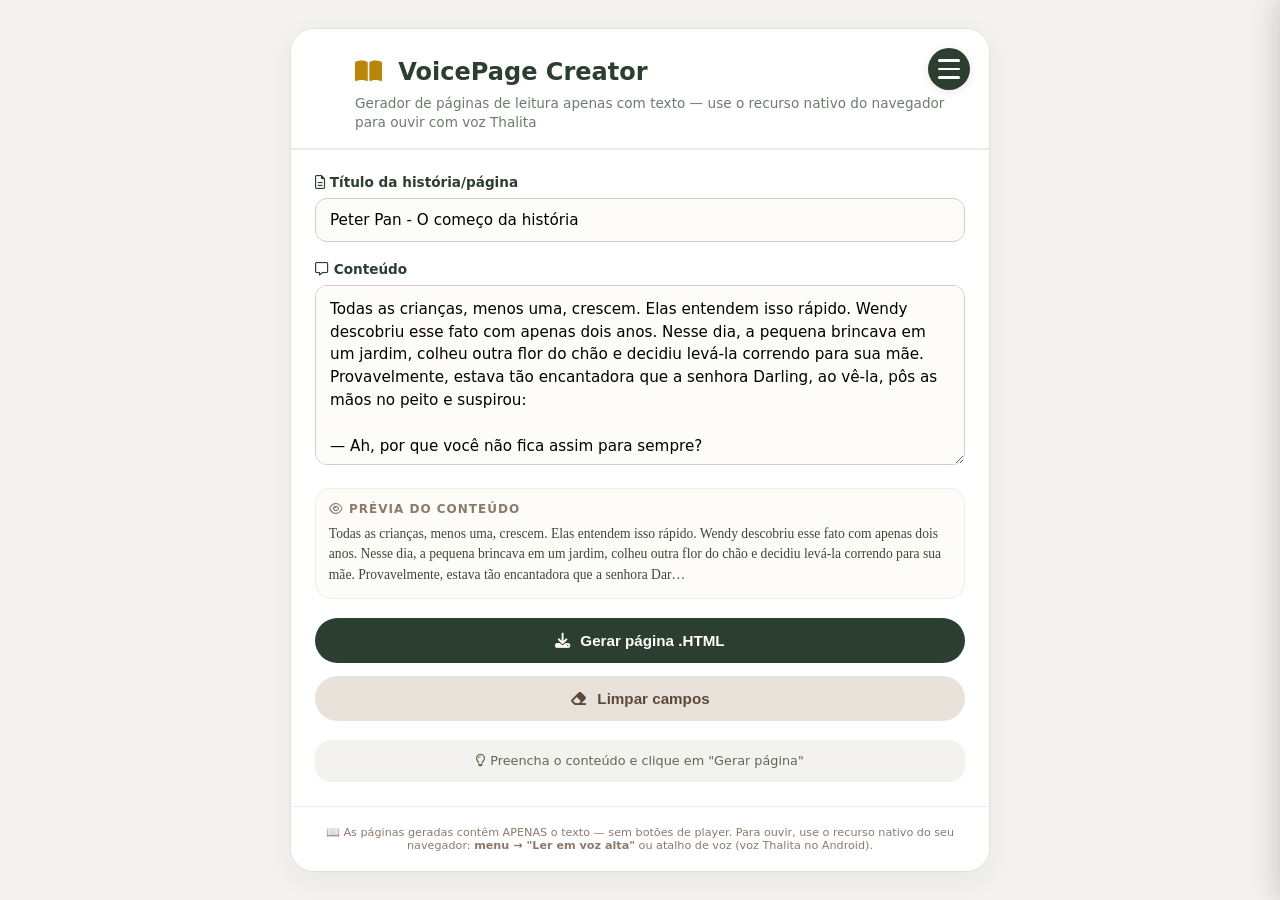
<file: index.html>
<!DOCTYPE html>
<html lang="pt-br">
<head>
    <meta charset="UTF-8">
    <meta name="viewport" content="width=device-width, initial-scale=1.0, user-scalable=yes">
    <title>VoicePage Creator - Biblioteca de Contos</title>
    <link rel="stylesheet" href="https://cdnjs.cloudflare.com/ajax/libs/font-awesome/6.4.0/css/all.min.css">
    <style>
        * {
            margin: 0;
            padding: 0;
            box-sizing: border-box;
        }

        body {
            background: #f4f2ee;
            font-family: system-ui, -apple-system, 'Segoe UI', Roboto, sans-serif;
            padding: 1rem;
            min-height: 100vh;
            display: flex;
            align-items: center;
            justify-content: center;
        }

        .container {
            max-width: 700px;
            width: 100%;
            margin: 0 auto;
            background: white;
            border-radius: 24px;
            box-shadow: 0 8px 30px rgba(0, 0, 0, 0.05);
            overflow: hidden;
            border: 1px solid #e6e0d8;
            position: relative;
        }

        /* ===== MENU HAMBURGUER (3 RISCOS) ===== */
        .menu-toggle {
            position: absolute;
            top: 1.2rem;
            right: 1.2rem;
            width: 42px;
            height: 42px;
            background: #2c3e2f;
            border-radius: 30px;
            display: flex;
            flex-direction: column;
            justify-content: center;
            align-items: center;
            gap: 6px;
            cursor: pointer;
            z-index: 200;
            box-shadow: 0 2px 10px rgba(0,0,0,0.1);
            transition: all 0.2s ease;
        }
        .menu-toggle:hover {
            background: #1f2c21;
            transform: scale(1.02);
        }
        .menu-toggle span {
            display: block;
            width: 22px;
            height: 2.5px;
            background: white;
            border-radius: 4px;
            transition: 0.2s;
        }
        /* Overlay escuro */
        .menu-overlay {
            position: fixed;
            top: 0;
            left: 0;
            width: 100%;
            height: 100%;
            background: rgba(0,0,0,0.4);
            backdrop-filter: blur(2px);
            visibility: hidden;
            opacity: 0;
            transition: 0.2s;
            z-index: 250;
        }
        .menu-overlay.active {
            visibility: visible;
            opacity: 1;
        }
        /* Menu lateral expandido */
        .side-menu {
            position: fixed;
            top: 0;
            right: -280px;
            width: 280px;
            max-width: 85vw;
            height: 100%;
            background: #fffef7;
            box-shadow: -5px 0 25px rgba(0,0,0,0.15);
            z-index: 300;
            transition: right 0.3s cubic-bezier(0.2, 0.9, 0.4, 1.1);
            display: flex;
            flex-direction: column;
            padding: 1.5rem 0 2rem 0;
            border-left: 1px solid #e0d9d0;
        }
        .side-menu.open {
            right: 0;
        }
        .menu-header {
            padding: 0 1.5rem 1rem 1.5rem;
            border-bottom: 2px solid #f0e7dc;
            margin-bottom: 1rem;
        }
        .menu-header h3 {
            font-size: 1.2rem;
            color: #2c3e2f;
            font-weight: 600;
        }
        .menu-header p {
            font-size: 0.7rem;
            color: #8b7a6b;
            margin-top: 4px;
        }
        .menu-items {
            flex: 1;
            display: flex;
            flex-direction: column;
            gap: 0.25rem;
            padding: 0 0.8rem;
        }
        .menu-item {
            display: flex;
            align-items: center;
            gap: 12px;
            padding: 12px 16px;
            margin: 4px 0;
            border-radius: 40px;
            font-size: 0.95rem;
            font-weight: 500;
            color: #3a4a38;
            cursor: pointer;
            transition: all 0.2s;
            background: transparent;
            text-decoration: none;
        }
        .menu-item i {
            width: 24px;
            font-size: 1.1rem;
            color: #b8860b;
        }
        .menu-item:hover {
            background: #f0ebe5;
            transform: translateX(3px);
            color: #1f2c21;
        }
        .close-menu-btn {
            margin: 1rem 1rem 0.5rem auto;
            background: none;
            border: none;
            font-size: 1.3rem;
            cursor: pointer;
            color: #8b7a6b;
            width: 36px;
            height: 36px;
            border-radius: 50%;
            display: flex;
            align-items: center;
            justify-content: center;
        }
        .close-menu-btn:hover {
            background: #ede5db;
        }

        /* header com espaço para o ícone */
        .header {
            background: white;
            padding: 1.8rem 1.5rem 1rem 4rem;
            text-align: left;
            border-bottom: 2px solid #f0ebe5;
            position: relative;
        }

        .header h1 {
            font-size: 1.5rem;
            font-weight: 600;
            color: #2c3e2f;
            margin-bottom: 0.5rem;
        }

        .header h1 i {
            color: #b8860b;
            margin-right: 8px;
        }

        .header p {
            color: #6b7c6a;
            font-size: 0.85rem;
            line-height: 1.4;
        }

        .card {
            padding: 1.5rem;
        }

        .form-group {
            margin-bottom: 1.2rem;
        }

        label {
            display: block;
            font-weight: 600;
            margin-bottom: 0.5rem;
            color: #2c3e2f;
            font-size: 0.85rem;
        }

        input, textarea {
            width: 100%;
            padding: 12px 14px;
            border: 1px solid #d4ccc4;
            border-radius: 12px;
            font-size: 0.95rem;
            font-family: inherit;
            background: #fefcf8;
            transition: all 0.2s;
        }

        input:focus, textarea:focus {
            outline: none;
            border-color: #b8860b;
            box-shadow: 0 0 0 2px rgba(184, 134, 11, 0.1);
        }

        textarea {
            min-height: 180px;
            resize: vertical;
            line-height: 1.5;
        }

        .preview {
            background: #fefcf8;
            border: 1px solid #f0ebe5;
            border-radius: 16px;
            padding: 0.8rem;
            margin-bottom: 1.2rem;
        }

        .preview h3 {
            font-size: 0.75rem;
            text-transform: uppercase;
            letter-spacing: 1px;
            color: #8b7a6b;
            margin-bottom: 0.5rem;
        }

        .preview-content {
            font-family: 'Georgia', serif;
            color: #3a4a38;
            font-size: 0.85rem;
            line-height: 1.5;
            max-height: 120px;
            overflow-y: auto;
        }

        .button-group {
            display: flex;
            flex-direction: column;
            gap: 0.8rem;
            width: 100%;
        }

        .btn {
            width: 100%;
            padding: 14px 20px;
            border: none;
            border-radius: 40px;
            font-weight: 600;
            font-size: 0.95rem;
            cursor: pointer;
            display: inline-flex;
            align-items: center;
            justify-content: center;
            gap: 10px;
            transition: all 0.2s;
        }

        .btn:active {
            transform: scale(0.98);
        }

        .btn-primary {
            background: #2c3e2f;
            color: white;
        }

        .btn-primary:hover {
            background: #1f2c21;
        }

        .btn-secondary {
            background: #e8e2da;
            color: #5a4a3a;
        }

        .btn-secondary:hover {
            background: #ddd4ca;
        }

        .status {
            margin-top: 1.2rem;
            padding: 12px;
            border-radius: 16px;
            font-size: 0.8rem;
            background: #f4f2ee;
            color: #5a6b55;
            text-align: center;
            line-height: 1.4;
        }

        .footer {
            text-align: center;
            padding: 1.2rem;
            border-top: 1px solid #f0ebe5;
            font-size: 0.7rem;
            color: #8b7a6b;
            background: white;
        }

        @media (max-width: 480px) {
            body {
                padding: 0.8rem;
            }
            .header {
                padding: 1.2rem 1rem 0.8rem 3.5rem;
            }
            .header h1 {
                font-size: 1.3rem;
            }
            .card {
                padding: 1rem;
            }
            .btn {
                padding: 12px 16px;
                font-size: 0.9rem;
            }
            .menu-toggle {
                top: 1rem;
                right: 1rem;
                width: 38px;
                height: 38px;
            }
        }

        @media (min-width: 768px) and (max-width: 1024px) {
            .container {
                max-width: 600px;
            }
        }
    </style>
</head>
<body>
<div class="container">
    <!-- Ícone de menu hambúrguer (3 riscos) -->
    <div class="menu-toggle" id="menuToggleBtn">
        <span></span>
        <span></span>
        <span></span>
    </div>

    <div class="header">
        <h1><i class="fa-solid fa-book-open"></i> VoicePage Creator</h1>
        <p>Gerador de páginas de leitura apenas com texto — use o recurso nativo do navegador para ouvir com voz Thalita</p>
    </div>
    <div class="card">
        <div class="form-group">
            <label><i class="fa-regular fa-file-lines"></i> Título da história/página</label>
            <input type="text" id="titulo" placeholder="Ex: O Príncipe Sapo - Irmãos Grimm">
        </div>

        <div class="form-group">
            <label><i class="fa-regular fa-message"></i> Conteúdo</label>
            <textarea id="conteudo" placeholder="Digite ou cole o texto aqui..."></textarea>
        </div>

        <div class="preview">
            <h3><i class="fa-regular fa-eye"></i> Prévia do conteúdo</h3>
            <div class="preview-content" id="preview">Nada para visualizar ainda.</div>
        </div>

        <div class="button-group">
            <button class="btn btn-primary" id="criarBtn">
                <i class="fa-solid fa-download"></i> Gerar página .HTML
            </button>
            <button class="btn btn-secondary" id="limparBtn">
                <i class="fa-solid fa-eraser"></i> Limpar campos
            </button>
        </div>

        <div class="status" id="status">
            <i class="fa-regular fa-lightbulb"></i> Preencha o conteúdo e clique em "Gerar página"
        </div>
    </div>
    <div class="footer">
        <p>📖 As páginas geradas contêm APENAS o texto — sem botões de player. Para ouvir, use o recurso nativo do seu navegador: <strong>menu → "Ler em voz alta"</strong> ou atalho de voz (voz Thalita no Android).</p>
    </div>
</div>

<!-- Overlay e menu lateral -->
<div class="menu-overlay" id="menuOverlay"></div>
<aside class="side-menu" id="sideMenu">
    <div style="display: flex; justify-content: flex-end; padding-right: 0.8rem;">
        <button class="close-menu-btn" id="closeMenuBtn"><i class="fa-solid fa-xmark"></i></button>
    </div>
    <div class="menu-header">
        <h3><i class="fa-regular fa-folder-open"></i> Biblioteca de Contos</h3>
        <p>Selecione uma categoria para inspiração</p>
    </div>
    <div class="menu-items">
        <a class="menu-item" href="livros_escola.html">
            <i class="fa-solid fa-graduation-cap"></i>
            <span>Livros da escola</span>
        </a>
        <a class="menu-item" href="contos_monica.html">
            <i class="fa-solid fa-smile"></i>
            <span>Contos da Turma da Mônica</span>
        </a>
        <a class="menu-item" href="contos_charadas.html">
            <i class="fa-solid fa-question-circle"></i>
            <span>Contos com charadas</span>
        </a>
        <a class="menu-item" href="contos_princesas.html">
            <i class="fa-solid fa-crown"></i>
            <span>Contos de princesas</span>
        </a>
        <a class="menu-item" href="contos_grimm.html">
            <i class="fa-solid fa-ghost"></i>
            <span>Contos dos Irmãos Grimm</span>
        </a>
            <a class="menu-item" href="contos_classicos.html">
            <i class="fa-solid fa-cat"></i>
            <span>Contos Clássicos</span>
        </a>
            <a class="menu-item" href="english_conversation.html">
            <i class="fa-solid fa-flag-usa"></i>
            <span>Inglês Practice</span>
        </a>
            <a class="menu-item" href="contos_francais.html">
            <i class="fa-solid fa-flag"></i>
            <span>Contos em Francês</span>
        </a>
    </div>
    <div style="padding: 1.5rem 1.2rem; font-size: 0.7rem; color: #b1a187; border-top: 1px solid #eee; margin-top: auto;">
        <i class="fa-regular fa-clock"></i> Clique e use o conteúdo pronto
    </div>
</aside>

<script>
    (function() {
        const tituloInput = document.getElementById('titulo');
        const conteudoTextarea = document.getElementById('conteudo');
        const previewDiv = document.getElementById('preview');
        const criarBtn = document.getElementById('criarBtn');
        const limparBtn = document.getElementById('limparBtn');
        const statusDiv = document.getElementById('status');
        
        // Elementos do menu
        const menuToggle = document.getElementById('menuToggleBtn');
        const sideMenu = document.getElementById('sideMenu');
        const overlay = document.getElementById('menuOverlay');
        const closeMenuBtn = document.getElementById('closeMenuBtn');
        
        // ----- funções do menu expansivo (3 riscos) -----
        function openMenu() {
            sideMenu.classList.add('open');
            overlay.classList.add('active');
            document.body.style.overflow = 'hidden';
        }
        function closeMenu() {
            sideMenu.classList.remove('open');
            overlay.classList.remove('active');
            document.body.style.overflow = '';
        }
        menuToggle.addEventListener('click', openMenu);
        closeMenuBtn.addEventListener('click', closeMenu);
        overlay.addEventListener('click', closeMenu);
        // Fecha ao pressionar ESC
        document.addEventListener('keydown', function(e) {
            if (e.key === 'Escape' && sideMenu.classList.contains('open')) {
                closeMenu();
            }
        });
        
        // ---- Conteúdos pré-definidos para cada item do menu (para os que não são links) ----
        // Obs: Os itens agora são links para páginas externas, mas mantemos os conteúdos para fallback
        const categoryContent = {
            livros_escola: {
                titulo: "A descoberta da leitura - livro escolar",
                texto: "Na pequena escola da Vila das Letras, a professora Sofia levou uma caixa misteriosa para a sala de aula. Dentro dela, não havia doces nem brinquedos, mas sim vários livros com capas coloridas. 'Cada livro é uma porta para um mundo novo', disse ela, enquanto distribuía os exemplares. Os alunos, curiosos, abriram as páginas e encontraram mapas, fábulas e aventuras incríveis. Pedro, um menino que tinha vergonha de ler em voz alta, escolheu um livro sobre animais falantes. À medida que lia, sua voz ganhava coragem. No final da tarde, a biblioteca da escola estava cheia de risos e histórias compartilhadas. Foi assim que a magia dos livros conquistou todos os corações."
            },
            monica: {
                titulo: "Mônica e o tesouro do Limoeiro",
                texto: "Era uma tarde ensolarada no bairro do Limoeiro. Mônica, com seu inseparável coelho Sansão, encontrou um bilhete antigo dentro de um livro da biblioteca da escola. 'Quem desvendar as charadas encontrará um tesouro especial', dizia a mensagem. Cebolinha, com seus planos infalíveis, Cascão e Magali se uniram para decifrar as pistas. Juntos, exploraram a praça, a sorveteria e o campinho. A última charada levava até a velha árvore do quintal da Mônica. Ao cavarem delicadamente, encontraram uma caixa com vários gibis raros da Turma, todos autografados pelo próprio criador! O verdadeiro tesouro era a amizade e a diversão de ler juntos. Desde então, toda semana eles fazem uma 'roda de leitura' no bairro."
            },
            charadas: {
                titulo: "O livro das charadas encantadas",
                texto: "Num reino cheio de enigmas, havia um livro mágico que só podia ser aberto por quem solucionasse três charadas.\n\nPrimeira charada: 'O que é que quanto mais se tira, maior fica?'\nResposta: Um buraco.\n\nSegunda charada: 'O que sempre vai para a cama com os sapatos nos pés?'\nResposta: O cavalo.\n\nTerceira charada: 'Qual é a palavra que todos pronunciam errado?'\nResposta: A palavra 'errado'.\n\nAo responder corretamente, o livro se abriu e revelou que cada um de nós tem dentro de si a capacidade de pensar, rir e aprender. As charadas se espalharam pelo reino, e todos, adultos e crianças, se reuniam para desafiar a mente com muita diversão."
            },
            princesas: {
                titulo: "A Princesa das Palavras",
                texto: "No castelo de Cristalina, vivia a Princesa Leonora, que não se importava com joias ou vestidos luxuosos. Seu maior tesouro era uma pequena biblioteca escondida na torre leste. Um dia, um dragão triste pousou no jardim, pois havia esquecido suas histórias favoritas. Leonora desceu as escadas e perguntou: 'Dragão, por que você chora?' Ele respondeu: 'Perdi a memória dos contos que minha mãe me contava.' A princesa então leu em voz alta histórias de aventura, magia e princesas corajosas que enfrentavam desafios com inteligência. A cada palavra, o dragão recuperava suas lembranças. Ele se tornou guardião dos livros do reino. Desde aquele dia, todos compreenderam que uma princesa de verdade constrói pontes com a leitura."
            },
            grimm: {
                titulo: "Os Sete Corvos - Irmãos Grimm",
                texto: "Era uma vez um pai que tinha sete filhos homens e, finalmente, uma filha muito desejada. Porém, os meninos, ao tentar buscar água para o batizado, foram amaldiçoados e se transformaram em sete corvos negros. A irmãzinha, ao crescer e descobrir a história, decidiu ir ao fim do mundo para salvá-los. Ela percorreu florestas, escalou montanhas de vidro e superou o vento norte. Com uma chave mágica e um coração valente, encontrou o castelo de vidro onde os corvos viviam. Ao tocar cada um, a maldição se desfez, e os sete irmãos voltaram a ser humanos. A lição dos Grimm ensina que o amor e a persistência rompem qualquer feitiço."
            }
        };
        
        // Função para aplicar conteúdo da categoria (fallback se os links não funcionarem)
        function applyCategory(categoryKey) {
            const data = categoryContent[categoryKey];
            if (data) {
                tituloInput.value = data.titulo;
                conteudoTextarea.value = data.texto;
                atualizarPreview();
                statusDiv.innerHTML = `<i class="fa-regular fa-star"></i> Categoria "${data.titulo}" carregada! Edite se desejar e gere sua página.`;
                statusDiv.style.background = '#eef5ea';
                statusDiv.style.color = '#2c6e2c';
                document.querySelector('.card').scrollIntoView({ behavior: 'smooth', block: 'start' });
                closeMenu();
            } else {
                statusDiv.innerHTML = `<i class="fa-solid fa-circle-exclamation"></i> Conteúdo não encontrado.`;
                statusDiv.style.background = '#fff0e6';
            }
        }
        
        // Adicionar eventos apenas nos itens que não são links (fallback)
        // Os links agora são <a> e vão redirecionar, então não precisamos do evento de clique
        // Mas mantemos para compatibilidade caso alguém queira usar os botões de outra forma
        const menuItems = document.querySelectorAll('.menu-item');
        menuItems.forEach(item => {
            // Se for um link (<a>), não adicionamos o evento de clique para não conflitar
            if (item.tagName.toLowerCase() === 'a') {
                item.addEventListener('click', (e) => {
                    // Fecha o menu antes de redirecionar
                    closeMenu();
                });
            } else {
                item.addEventListener('click', (e) => {
                    const category = item.getAttribute('data-category');
                    if (category === 'livros_escola') applyCategory('livros_escola');
                    else if (category === 'monica') applyCategory('monica');
                    else if (category === 'charadas') applyCategory('charadas');
                    else if (category === 'princesas') applyCategory('princesas');
                    else if (category === 'grimm') applyCategory('grimm');
                });
            }
        });
        
        // ----- Funções de preview e geração -----
        function atualizarPreview() {
            let texto = conteudoTextarea.value;
            if (!texto.trim()) {
                previewDiv.innerHTML = '<span style="color: #b9aa99;">📭 Nenhum conteúdo para visualizar</span>';
                return;
            }
            let resumo = texto.length > 280 ? texto.substring(0, 280) + '…' : texto;
            previewDiv.innerHTML = resumo.replace(/\n/g, '<br>');
        }
        
        function escapeHTML(str) {
            if (!str) return '';
            return str.replace(/[&<>]/g, function(m) {
                if (m === '&') return '&amp;';
                if (m === '<') return '&lt;';
                if (m === '>') return '&gt;';
                return m;
            });
        }
        
        function gerarPagina() {
            let titulo = tituloInput.value.trim();
            let conteudo = conteudoTextarea.value.trim();
            
            if (!conteudo) {
                statusDiv.innerHTML = '<i class="fa-solid fa-circle-exclamation"></i> ❌ Erro: Insira o texto primeiro.';
                statusDiv.style.background = '#fef2f0';
                statusDiv.style.color = '#b33';
                return;
            }
            
            let tituloFinal = titulo || 'Página de Leitura';
            let tituloEscapado = escapeHTML(tituloFinal);
            let conteudoEscapado = escapeHTML(conteudo).replace(/\n/g, '<br>');
            let dataGeracao = new Date().toLocaleDateString('pt-BR');
            
            let paginaHTML = `<!DOCTYPE html>
<html lang="pt-br">
<head>
    <meta charset="UTF-8">
    <meta name="viewport" content="width=device-width, initial-scale=1.0, user-scalable=yes">
    <title>${tituloEscapado} | Leitura</title>
    <style>
        * {
            margin: 0;
            padding: 0;
            box-sizing: border-box;
        }
        body {
            background: #f4f2ee;
            font-family: system-ui, -apple-system, 'Segoe UI', Roboto, sans-serif;
            padding: 1rem;
            min-height: 100vh;
            display: flex;
            align-items: center;
            justify-content: center;
        }
        .container {
            max-width: 700px;
            width: 100%;
            margin: 0 auto;
            background: white;
            border-radius: 24px;
            box-shadow: 0 8px 30px rgba(0, 0, 0, 0.05);
            overflow: hidden;
            border: 1px solid #e6e0d8;
        }
        .story-header {
            padding: 1.8rem 1.5rem 0.5rem 1.5rem;
            text-align: left;
        }
        .story-header h1 {
            font-size: 1.5rem;
            font-weight: 600;
            color: #2c3e2f;
            margin-bottom: 0.5rem;
            font-family: 'Georgia', serif;
        }
        .story-header hr {
            margin: 0.8rem 0;
            border: none;
            height: 1px;
            background: linear-gradient(to right, #e6e0d8, transparent);
        }
        .story-content {
            padding: 0.8rem 1.5rem 1.8rem 1.5rem;
            font-family: 'Georgia', serif;
            font-size: 1rem;
            line-height: 1.7;
            color: #2c3e2f;
            text-align: justify;
        }
        .story-footer {
            background: #fefcf8;
            border-top: 1px solid #f0ebe5;
            padding: 0.8rem;
            text-align: center;
            font-size: 0.65rem;
            color: #b9aa99;
        }
        @media (max-width: 600px) {
            body { padding: 0.8rem; }
            .story-header { padding: 1.2rem 1rem 0.3rem 1rem; }
            .story-header h1 { font-size: 1.3rem; }
            .story-content { font-size: 0.95rem; padding: 0.5rem 1rem 1.2rem 1rem; }
        }
    </style>
</head>
<body>
<div class="container">
    <div class="story-header">
        <h1>${tituloEscapado}</h1>
        <hr>
    </div>
    <div class="story-content">
        ${conteudoEscapado}
    </div>
    <div class="story-footer">
        📖 Gerado com VoicePage Creator | ${dataGeracao}
    </div>
</div>
</body>
</html>`;
            
            let blob = new Blob([paginaHTML], { type: 'text/html;charset=utf-8' });
            let url = URL.createObjectURL(blob);
            let a = document.createElement('a');
            let nomeArquivo = (tituloFinal.replace(/[^a-z0-9áéíóúâêôãõç]/gi, '_').substring(0, 40) || 'leitura') + '.html';
            a.href = url;
            a.download = nomeArquivo;
            document.body.appendChild(a);
            a.click();
            document.body.removeChild(a);
            URL.revokeObjectURL(url);
            
            statusDiv.innerHTML = `<i class="fa-regular fa-circle-check"></i> ✅ Página gerada! Arquivo: ${nomeArquivo}`;
            statusDiv.style.background = '#e6f0e4';
            statusDiv.style.color = '#2c6e2c';
        }
        
        function limparCampos() {
            tituloInput.value = '';
            conteudoTextarea.value = '';
            atualizarPreview();
            statusDiv.innerHTML = '<i class="fa-regular fa-trash-can"></i> Campos limpos. Cole um novo texto ou escolha uma categoria.';
            statusDiv.style.background = '#f4f2ee';
            statusDiv.style.color = '#5a6b55';
        }
        
        conteudoTextarea.addEventListener('input', atualizarPreview);
        criarBtn.addEventListener('click', gerarPagina);
        limparBtn.addEventListener('click', limparCampos);
        
        // Conteúdo padrão exemplo
        conteudoTextarea.value = `Todas as crianças, menos uma, crescem. Elas entendem isso rápido. Wendy descobriu esse fato com apenas dois anos. Nesse dia, a pequena brincava em um jardim, colheu outra flor do chão e decidiu levá-la correndo para sua mãe. Provavelmente, estava tão encantadora que a senhora Darling, ao vê-la, pôs as mãos no peito e suspirou:

— Ah, por que você não fica assim para sempre?

Bastou isso para, desde aquele dia, Wendy entender que deveria, obrigatoriamente, crescer. Todos nós sabemos disso. Percebemos logo após alcançarmos os dois anos de idade. Dois anos é o começo do fim.`;
        tituloInput.value = "Peter Pan - O começo da história";
        atualizarPreview();
    })();
</script>
</body>
</html>
</file>
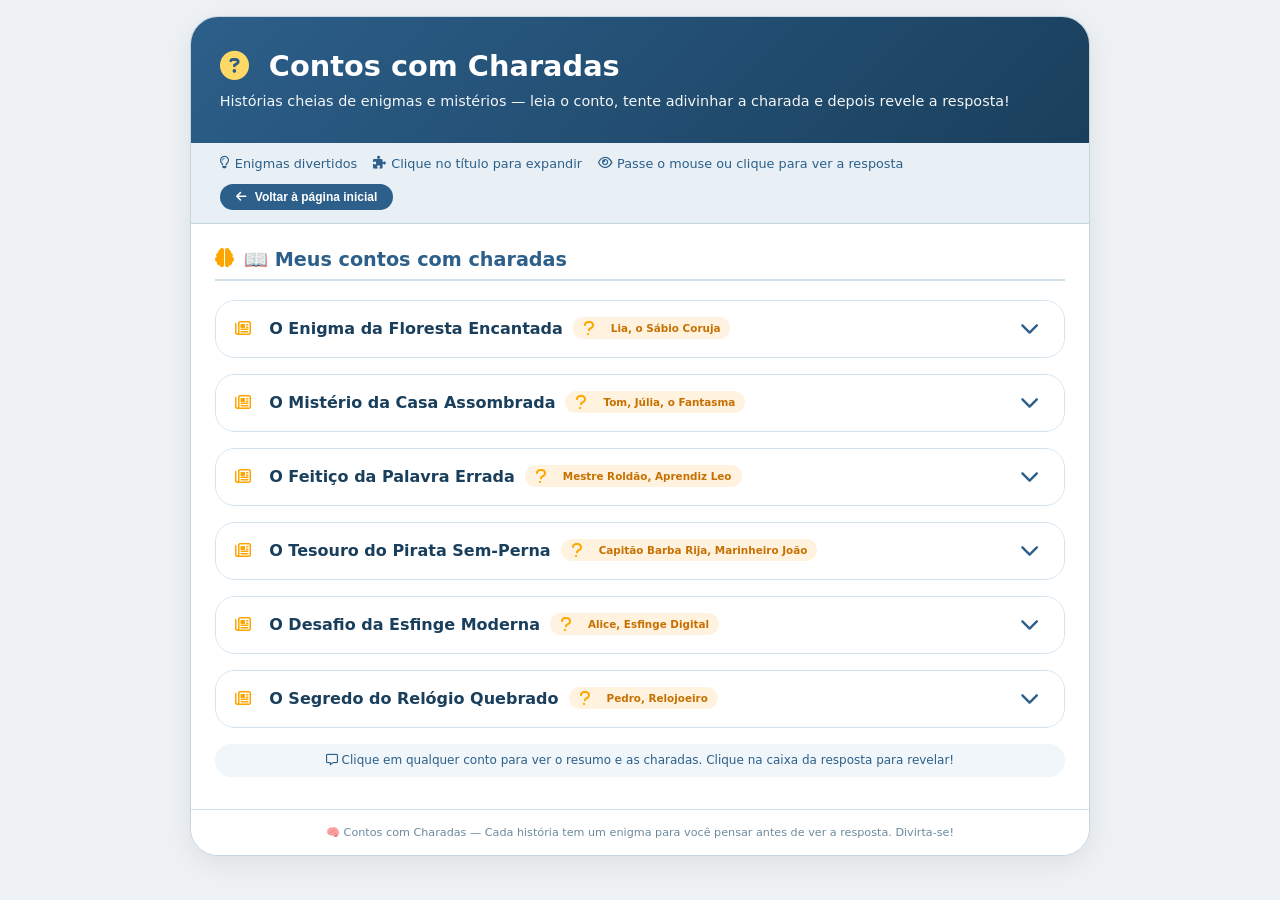
<file: contos_charadas.html>
<!DOCTYPE html>
<html lang="pt-br">
<head>
    <meta charset="UTF-8">
    <meta name="viewport" content="width=device-width, initial-scale=1.0, user-scalable=yes">
    <title>Contos com Charadas - Enigmas e Diversão</title>
    <link rel="stylesheet" href="https://cdnjs.cloudflare.com/ajax/libs/font-awesome/6.4.0/css/all.min.css">
    <style>
        * {
            margin: 0;
            padding: 0;
            box-sizing: border-box;
        }

        body {
            background: #eef2f5;
            font-family: system-ui, -apple-system, 'Segoe UI', Roboto, sans-serif;
            padding: 1rem;
            min-height: 100vh;
        }

        .container {
            max-width: 900px;
            width: 100%;
            margin: 0 auto;
            background: white;
            border-radius: 28px;
            box-shadow: 0 8px 30px rgba(0, 0, 0, 0.08);
            overflow: hidden;
            border: 1px solid #c5d5e0;
        }

        .header {
            background: linear-gradient(135deg, #2c5f8a 0%, #1a3f5c 100%);
            padding: 2rem 1.8rem;
            text-align: left;
            color: white;
        }

        .header h1 {
            font-size: 1.8rem;
            font-weight: 700;
            margin-bottom: 0.5rem;
        }

        .header h1 i {
            color: #ffd966;
            margin-right: 10px;
        }

        .header p {
            font-size: 0.9rem;
            opacity: 0.95;
            line-height: 1.4;
        }

        .stats-bar {
            background: #e8f0f5;
            padding: 0.8rem 1.8rem;
            display: flex;
            justify-content: space-between;
            align-items: center;
            border-bottom: 1px solid #c5d5e0;
            font-size: 0.8rem;
            color: #2c5f8a;
            flex-wrap: wrap;
            gap: 0.8rem;
        }

        .stats-left {
            display: flex;
            flex-wrap: wrap;
            gap: 1rem;
            align-items: center;
        }

        .stats-left span {
            display: inline-flex;
            align-items: center;
            gap: 5px;
        }

        .stats-left i {
            color: #2c5f8a;
        }

        .btn-voltar {
            background: #2c5f8a;
            color: white;
            border: none;
            padding: 6px 16px;
            border-radius: 40px;
            font-size: 0.75rem;
            font-weight: 600;
            cursor: pointer;
            display: inline-flex;
            align-items: center;
            gap: 8px;
            transition: all 0.2s;
            text-decoration: none;
        }

        .btn-voltar:hover {
            background: #1a3f5c;
            transform: scale(1.02);
        }

        .biblioteca-section {
            padding: 1.5rem;
        }

        .section-title {
            font-size: 1.2rem;
            font-weight: 600;
            color: #2c5f8a;
            margin-bottom: 1.2rem;
            padding-bottom: 0.5rem;
            border-bottom: 2px solid #d4e2ec;
            display: flex;
            align-items: center;
            gap: 10px;
        }

        .section-title i {
            color: #ffa500;
            font-size: 1.2rem;
        }

        /* CONTOS - ACORDEON */
        .conto-item {
            background: #ffffff;
            border: 1px solid #d4e2ec;
            border-radius: 20px;
            margin-bottom: 1rem;
            overflow: hidden;
            transition: all 0.2s;
        }

        .conto-header {
            display: flex;
            align-items: center;
            justify-content: space-between;
            padding: 1rem 1.2rem;
            cursor: pointer;
            background: #ffffff;
            transition: background 0.2s;
        }

        .conto-header:hover {
            background: #f5f9fc;
        }

        .conto-info {
            flex: 1;
        }

        .conto-titulo {
            font-size: 1rem;
            font-weight: 700;
            color: #1a3f5c;
            display: flex;
            align-items: center;
            gap: 10px;
            flex-wrap: wrap;
        }

        .conto-titulo i {
            color: #ffa500;
            font-size: 1rem;
            width: 24px;
        }

        .badge-charada {
            background: #fff3e0;
            color: #c77000;
            font-size: 0.65rem;
            padding: 3px 10px;
            border-radius: 30px;
            font-weight: 600;
            display: inline-flex;
            align-items: center;
            gap: 4px;
        }

        .expand-icon {
            color: #2c5f8a;
            font-size: 1.2rem;
            transition: transform 0.3s;
            width: 30px;
            text-align: center;
        }

        .conto-detalhes {
            max-height: 0;
            overflow: hidden;
            transition: max-height 0.3s ease-out;
            background: #fafeff;
            border-top: 1px solid transparent;
        }

        .conto-item.expanded .conto-detalhes {
            max-height: 600px;
            transition: max-height 0.4s ease-in;
            border-top-color: #d4e2ec;
        }

        .conto-item.expanded .expand-icon i {
            transform: rotate(180deg);
        }

        .detalhes-content {
            padding: 1rem 1.2rem 1.2rem 1.8rem;
        }

        .resumo-texto {
            font-size: 0.85rem;
            color: #4a627a;
            line-height: 1.5;
            margin-bottom: 1rem;
            background: #f0f6fa;
            padding: 0.8rem;
            border-radius: 16px;
            font-family: 'Georgia', serif;
        }

        .charada-box {
            background: #fff8e8;
            border-left: 4px solid #ffa500;
            padding: 0.8rem;
            margin: 0.8rem 0;
            border-radius: 12px;
            font-style: italic;
        }

        .charada-box strong {
            color: #c77000;
        }

        .resposta-box {
            background: #e8f0f5;
            padding: 0.6rem 0.8rem;
            margin-top: 0.5rem;
            border-radius: 12px;
            cursor: pointer;
            transition: all 0.2s;
            display: inline-block;
        }

        .resposta-box:hover {
            background: #d4e2ec;
        }

        .resposta-oculta {
            display: none;
            margin-top: 0.5rem;
            color: #2c5f8a;
            font-weight: 500;
        }

        .resposta-oculta.visivel {
            display: block;
        }

        .btn-acessar {
            background: #2c5f8a;
            border: none;
            padding: 8px 22px;
            border-radius: 40px;
            font-size: 0.8rem;
            font-weight: 600;
            color: white;
            cursor: pointer;
            transition: all 0.2s;
            display: inline-flex;
            align-items: center;
            gap: 8px;
            margin-top: 0.5rem;
        }

        .btn-acessar:hover {
            background: #1a3f5c;
            transform: scale(1.02);
        }

        .footer {
            text-align: center;
            padding: 1rem;
            border-top: 1px solid #d4e2ec;
            font-size: 0.7rem;
            color: #6b8a9e;
            background: white;
        }

        .info-msg {
            margin: 1rem 0 0.5rem 0;
            padding: 0.6rem;
            background: #f0f6fa;
            border-radius: 16px;
            font-size: 0.75rem;
            color: #2c5f8a;
            text-align: center;
        }

        @media (max-width: 550px) {
            .header h1 { font-size: 1.4rem; }
            .conto-header { flex-wrap: wrap; }
            .detalhes-content { padding-left: 0.8rem; }
            .stats-bar { flex-direction: column; align-items: flex-start; }
            .btn-voltar { align-self: flex-start; }
        }
    </style>
</head>
<body>
<div class="container">
    <div class="header">
        <h1><i class="fa-solid fa-question-circle"></i> Contos com Charadas</h1>
        <p>Histórias cheias de enigmas e mistérios — leia o conto, tente adivinhar a charada e depois revele a resposta!</p>
    </div>
    <div class="stats-bar">
        <div class="stats-left">
            <span><i class="fa-regular fa-lightbulb"></i> Enigmas divertidos</span>
            <span><i class="fa-solid fa-puzzle-piece"></i> Clique no título para expandir</span>
            <span><i class="fa-regular fa-eye"></i> Passe o mouse ou clique para ver a resposta</span>
        </div>
        <button class="btn-voltar" id="btnVoltarInicio">
            <i class="fa-solid fa-arrow-left"></i> Voltar à página inicial
        </button>
    </div>

    <div class="biblioteca-section">
        <div class="section-title">
            <i class="fa-solid fa-brain"></i>
            <span>📖 Meus contos com charadas</span>
        </div>

        <div id="contosContainer">
            <!-- Os contos serão inseridos dinamicamente -->
        </div>
        <div class="info-msg">
            <i class="fa-regular fa-message"></i> Clique em qualquer conto para ver o resumo e as charadas. Clique na caixa da resposta para revelar!
        </div>
    </div>
    <div class="footer">
        <p>🧠 Contos com Charadas — Cada história tem um enigma para você pensar antes de ver a resposta. Divirta-se!</p>
    </div>
</div>

<script>
    // ==================== CONTOS COM CHARADAS ====================
    const contos = [
        {
            id: 1,
            titulo: "O Enigma da Floresta Encantada",
            personagens: "Lia, o Sábio Coruja",
            resumo: "Lia precisava atravessar a floresta encantada, mas um guardião só a deixaria passar se ela decifrasse uma charada: 'O que é que quanto mais se tira, maior fica?'",
            charada: "O que é que quanto mais se tira, maior fica?",
            resposta: "Um buraco.",
            textoCompleto: "Lia caminhava pela Floresta Encantada quando encontrou um velho portal guardado por uma coruja falante. 'Para passar, responda: O que é que quanto mais se tira, maior fica?', perguntou a coruja. Lia pensou, pensou... e sorriu: 'Um buraco!' A coruja abriu as asas e o portal se abriu. Lia entrou e descobriu um mundo cheio de outras charadas para desvendar."
        },
        {
            id: 2,
            titulo: "O Mistério da Casa Assombrada",
            personagens: "Tom, Júlia, o Fantasma",
            resumo: "Tom e Júlia entraram em uma casa abandonada e encontraram um fantasma que adorava enigmas. 'O que sempre vai para a cama com os sapatos nos pés?', perguntou o fantasma.",
            charada: "O que sempre vai para a cama com os sapatos nos pés?",
            resposta: "O cavalo.",
            textoCompleto: "Na noite de Halloween, Tom e Júlia exploraram a casa velha do fim da rua. De repente, um fantasma simpático apareceu: 'Só saio daqui se vocês acertarem minha charada: O que sempre vai para a cama com os sapatos nos pés?' Júlia pensou em tudo: gente, bichos... e gritou: 'O cavalo!' O fantasma riu e desapareceu, deixando um baú cheio de doces."
        },
        {
            id: 3,
            titulo: "O Feitiço da Palavra Errada",
            personagens: "Mestre Roldão, Aprendiz Leo",
            resumo: "O mago Roldão lançou um feitiço que só podia ser quebrado com a resposta certa: 'Qual é a palavra que todos pronunciam errado?'",
            charada: "Qual é a palavra que todos pronunciam errado?",
            resposta: "A palavra 'errado'.",
            textoCompleto: "O aprendiz Leo queria se tornar um grande mago, mas o Mestre Roldão o desafiou: 'Decifre este enigma e ganhará seu cajado: Qual é a palavra que todos pronunciam errado?' Leo ficou horas pensando, até que sorriu: 'A palavra 'errado'! Porque ninguém diz 'errado' de forma certa? Na verdade, todo mundo diz 'errado' e está pronunciando a palavra certa... O enigma está no trocadilho!' Roldão ficou orgulhoso e deu o cajado a ele."
        },
        {
            id: 4,
            titulo: "O Tesouro do Pirata Sem-Perna",
            personagens: "Capitão Barba Rija, Marinheiro João",
            resumo: "Um pirata deixou um mapa do tesouro com uma charada: 'O que tem chave mas não abre fechadura?'",
            charada: "O que tem chave mas não abre fechadura?",
            resposta: "Um piano (teclas/chave musical).",
            textoCompleto: "O Marinheiro João encontrou um mapa antigo na praia. No centro, uma mensagem: 'Para achar o tesouro, responda: O que tem chave mas não abre fechadura?' João coçou a cabeça. 'Chave de casa? Não... Chave de fenda? Também não.' Ele lembrou que o velho pirata tocava piano. 'Piano! Tem teclas (chaves musicais) mas não abre fechadura!' No local indicado, encontrou um baú com moedas de chocolate."
        },
        {
            id: 5,
            titulo: "O Desafio da Esfinge Moderna",
            personagens: "Alice, Esfinge Digital",
            resumo: "Uma esfinge robótica guardava um portal interdimensional. 'Qual coisa quanto mais você tem, menos ela é vista?', perguntou.",
            charada: "Qual coisa quanto mais você tem, menos ela é vista?",
            resposta: "A escuridão (ou trevas). Quanto mais escuro, menos se enxerga.",
            textoCompleto: "Alice entrou num museu de tecnologia e uma esfinge robótica falou: 'Responda e passará: Qual coisa quanto mais você tem, menos ela é vista?' Alice pensou: 'Luz? Não, quanto mais luz, mais se vê. Escuridão! Sim, quanto mais escuro, menos se enxerga!' A esfinge sorriu e liberou a passagem para uma sala cheia de invenções incríveis."
        },
        {
            id: 6,
            titulo: "O Segredo do Relógio Quebrado",
            personagens: "Pedro, Relojoeiro",
            resumo: "Um relojoeiro misterioso disse: 'O que pode viajar o mundo inteiro sem sair do canto?'",
            charada: "O que pode viajar o mundo inteiro sem sair do canto?",
            resposta: "Um selo (de carta).",
            textoCompleto: "Pedro levou um relógio antigo para consertar. O relojoeiro, um velho sábio, disse: 'Se acertar minha charada, conserto de graça: O que pode viajar o mundo inteiro sem sair do canto?' Pedro pensou em mapas, carros... 'Um selo! Colado numa carta, viaja o mundo sem sair do envelope!' O velho riu e consertou o relógio na hora."
        }
    ];

    function escapeHTML(str) {
        if (!str) return '';
        return str.replace(/[&<>]/g, function(m) {
            if (m === '&') return '&amp;';
            if (m === '<') return '&lt;';
            if (m === '>') return '&gt;';
            return m;
        });
    }

    // Renderizar todos os contos com charadas
    function renderizarContos() {
        const container = document.getElementById('contosContainer');
        if (!container) return;
        container.innerHTML = '';

        contos.forEach(conto => {
            const contoDiv = document.createElement('div');
            contoDiv.className = 'conto-item';
            contoDiv.dataset.id = conto.id;

            // Header clicável
            const header = document.createElement('div');
            header.className = 'conto-header';
            header.innerHTML = `
                <div class="conto-info">
                    <div class="conto-titulo">
                        <i class="fa-regular fa-newspaper"></i> ${escapeHTML(conto.titulo)}
                        <span class="badge-charada"><i class="fa-solid fa-question"></i> ${escapeHTML(conto.personagens)}</span>
                    </div>
                </div>
                <div class="expand-icon">
                    <i class="fa-solid fa-chevron-down"></i>
                </div>
            `;

            // Área de detalhes (expansível com resumo e charada interativa)
            const detalhesDiv = document.createElement('div');
            detalhesDiv.className = 'conto-detalhes';
            
            // Criar elemento de resposta clicável
            const respostaId = `resposta-${conto.id}`;
            
            detalhesDiv.innerHTML = `
                <div class="detalhes-content">
                    <div class="resumo-texto">
                        <i class="fa-regular fa-message" style="margin-right:6px; color:#ffa500;"></i> 
                        ${escapeHTML(conto.resumo).replace(/\n/g, '<br>')}
                    </div>
                    <div class="charada-box">
                        <strong><i class="fa-solid fa-circle-question"></i> Charada:</strong><br>
                        "${escapeHTML(conto.charada)}"
                    </div>
                    <div class="resposta-box" data-resposta-id="${respostaId}">
                        <i class="fa-regular fa-eye"></i> <strong>Clique para ver a resposta</strong>
                    </div>
                    <div id="${respostaId}" class="resposta-oculta">
                        <i class="fa-regular fa-lightbulb"></i> <strong>Resposta:</strong> ${escapeHTML(conto.resposta)}
                    </div>
                    <button class="btn-acessar" data-id="${conto.id}">
                        <i class="fa-solid fa-book-open"></i> Ler conto completo
                    </button>
                </div>
            `;

            contoDiv.appendChild(header);
            contoDiv.appendChild(detalhesDiv);
            container.appendChild(contoDiv);

            // Evento toggle expandir/recolher
            header.addEventListener('click', (e) => {
                if (e.target.closest('.btn-acessar') || e.target.closest('.resposta-box')) return;
                contoDiv.classList.toggle('expanded');
            });

            // Evento para revelar resposta
            const respostaBox = detalhesDiv.querySelector('.resposta-box');
            const respostaElement = detalhesDiv.querySelector(`#${respostaId}`);
            respostaBox.addEventListener('click', (e) => {
                e.stopPropagation();
                respostaElement.classList.toggle('visivel');
                if (respostaElement.classList.contains('visivel')) {
                    respostaBox.innerHTML = '<i class="fa-regular fa-eye-slash"></i> <strong>Clique para esconder a resposta</strong>';
                } else {
                    respostaBox.innerHTML = '<i class="fa-regular fa-eye"></i> <strong>Clique para ver a resposta</strong>';
                }
            });

            // Evento do botão "Ler conto completo"
            const btnAcessar = detalhesDiv.querySelector('.btn-acessar');
            btnAcessar.addEventListener('click', (e) => {
                e.stopPropagation();
                const contoId = parseInt(btnAcessar.dataset.id);
                const contoSelecionado = contos.find(c => c.id === contoId);
                if (contoSelecionado && contoSelecionado.textoCompleto) {
                    exibirContoCompleto(contoSelecionado.titulo, contoSelecionado.textoCompleto, contoSelecionado.charada, contoSelecionado.resposta);
                } else {
                    alert("Conteúdo completo ainda não disponível para este conto.");
                }
            });
        });
    }

    // Função para exibir o conto completo em um modal
    function exibirContoCompleto(titulo, textoCompleto, charada, resposta) {
        const overlay = document.createElement('div');
        overlay.style.position = 'fixed';
        overlay.style.top = '0';
        overlay.style.left = '0';
        overlay.style.width = '100%';
        overlay.style.height = '100%';
        overlay.style.backgroundColor = 'rgba(0,0,0,0.7)';
        overlay.style.display = 'flex';
        overlay.style.alignItems = 'center';
        overlay.style.justifyContent = 'center';
        overlay.style.zIndex = '2000';
        overlay.style.padding = '1rem';
        overlay.style.backdropFilter = 'blur(3px)';

        const modalCard = document.createElement('div');
        modalCard.style.maxWidth = '700px';
        modalCard.style.width = '100%';
        modalCard.style.maxHeight = '85vh';
        modalCard.style.backgroundColor = 'white';
        modalCard.style.borderRadius = '28px';
        modalCard.style.overflow = 'hidden';
        modalCard.style.display = 'flex';
        modalCard.style.flexDirection = 'column';
        modalCard.style.boxShadow = '0 20px 40px rgba(0,0,0,0.2)';
        modalCard.style.fontFamily = 'system-ui, -apple-system, "Segoe UI", Roboto, sans-serif';

        const modalHeader = document.createElement('div');
        modalHeader.style.background = 'linear-gradient(135deg, #2c5f8a 0%, #1a3f5c 100%)';
        modalHeader.style.color = 'white';
        modalHeader.style.padding = '1.2rem 1.5rem';
        modalHeader.style.display = 'flex';
        modalHeader.style.justifyContent = 'space-between';
        modalHeader.style.alignItems = 'center';
        modalHeader.innerHTML = `
            <h2 style="font-size:1.2rem; margin:0; display:flex; gap:8px;"><i class="fa-solid fa-question-circle"></i> ${escapeHTML(titulo)}</h2>
            <button id="closeModalBtn" style="background:transparent; border:none; color:white; font-size:1.5rem; cursor:pointer;"><i class="fa-solid fa-xmark"></i></button>
        `;

        const modalBody = document.createElement('div');
        modalBody.style.padding = '1.5rem';
        modalBody.style.overflowY = 'auto';
        modalBody.style.flex = '1';
        modalBody.style.fontFamily = 'Georgia, serif';
        modalBody.style.fontSize = '0.95rem';
        modalBody.style.lineHeight = '1.7';
        modalBody.style.color = '#2c3e2f';
        modalBody.style.textAlign = 'justify';
        
        // Adiciona charada e resposta dentro do modal também
        modalBody.innerHTML = `
            <div style="background:#fff8e8; padding:0.8rem; border-radius:16px; margin-bottom:1rem; border-left:4px solid #ffa500;">
                <strong><i class="fa-solid fa-circle-question"></i> Charada do conto:</strong><br>
                "${escapeHTML(charada)}"
                <div style="margin-top:0.5rem;">
                    <strong><i class="fa-regular fa-lightbulb"></i> Resposta:</strong> <span style="color:#c77000;">${escapeHTML(resposta)}</span>
                </div>
            </div>
            <div>${escapeHTML(textoCompleto).replace(/\n/g, '<br><br>')}</div>
        `;

        const modalFooter = document.createElement('div');
        modalFooter.style.padding = '0.8rem 1.5rem';
        modalFooter.style.borderTop = '1px solid #d4e2ec';
        modalFooter.style.fontSize = '0.7rem';
        modalFooter.style.color = '#6b8a9e';
        modalFooter.style.textAlign = 'center';
        modalFooter.innerHTML = '📖 Leia em voz alta com o recurso do seu navegador (menu → "Ler em voz alta")';

        modalCard.appendChild(modalHeader);
        modalCard.appendChild(modalBody);
        modalCard.appendChild(modalFooter);
        overlay.appendChild(modalCard);
        document.body.appendChild(overlay);

        const closeBtn = modalHeader.querySelector('#closeModalBtn');
        closeBtn.addEventListener('click', () => {
            document.body.removeChild(overlay);
        });
        overlay.addEventListener('click', (e) => {
            if (e.target === overlay) document.body.removeChild(overlay);
        });
    }

    // Botão voltar à página inicial
    function setupVoltarButton() {
        const btnVoltar = document.getElementById('btnVoltarInicio');
        if (btnVoltar) {
            btnVoltar.addEventListener('click', () => {
                window.location.href = 'index.html';
            });
        }
    }

    // Inicialização
    renderizarContos();
    setupVoltarButton();
</script>
</body>
</html>
</file>
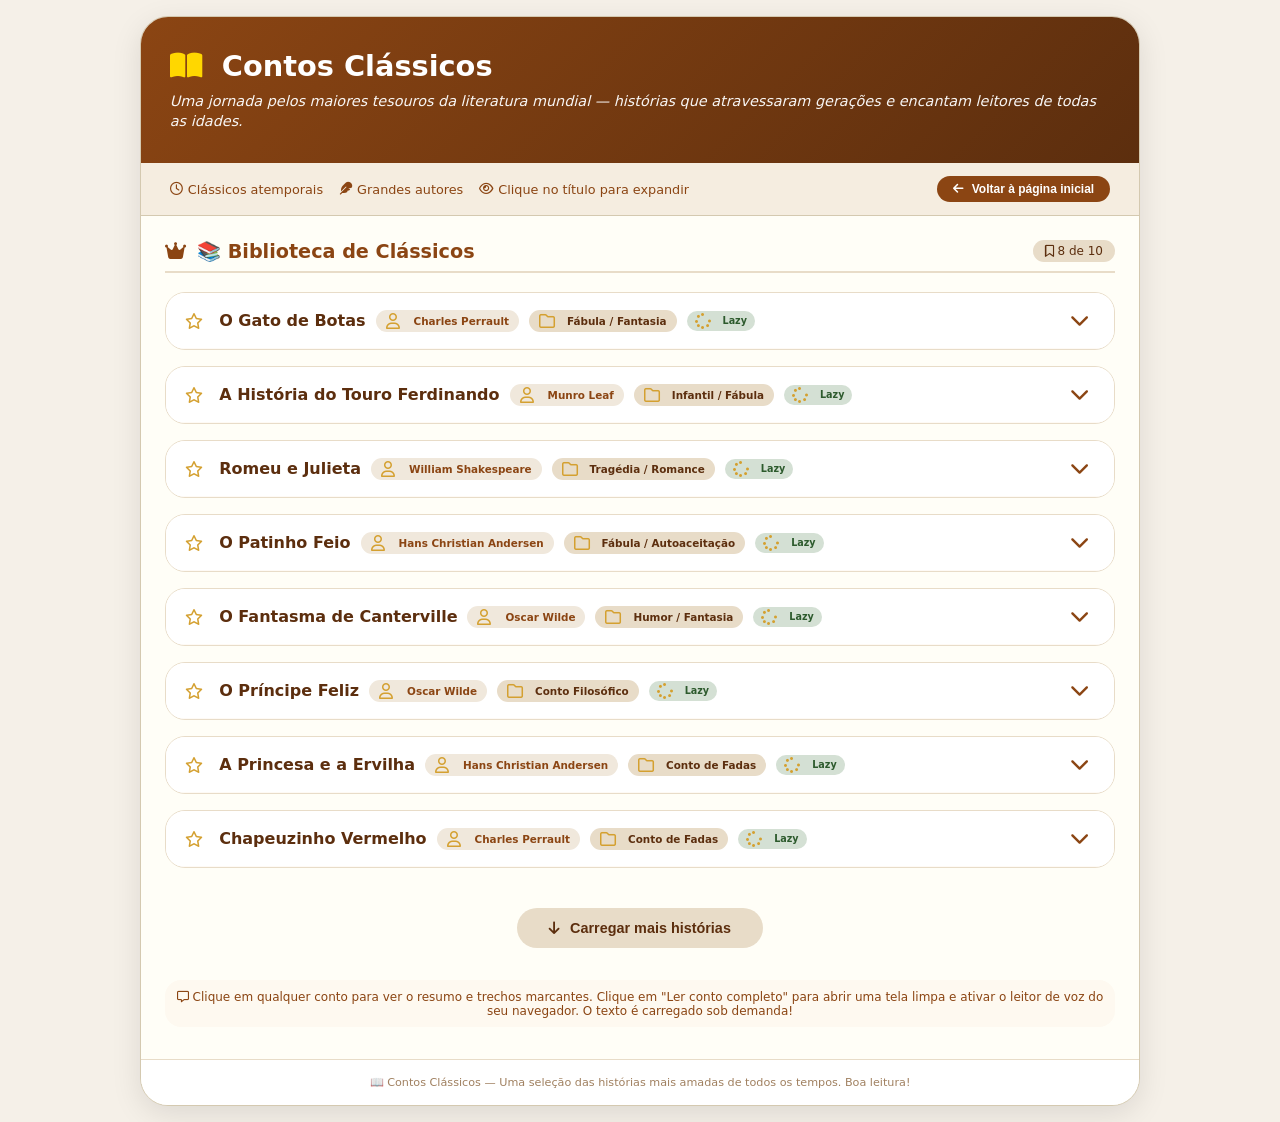
<file: contos_classicos.html>
<!DOCTYPE html>
<html lang="pt-br">
<head>
    <meta charset="UTF-8">
    <meta name="viewport" content="width=device-width, initial-scale=1.0, user-scalable=yes">
    <title>Contos Clássicos - Biblioteca de Histórias</title>
    <link rel="stylesheet" href="https://cdnjs.cloudflare.com/ajax/libs/font-awesome/6.4.0/css/all.min.css">
    <style>
        * {
            margin: 0;
            padding: 0;
            box-sizing: border-box;
        }

        body {
            background: #f5f0e8;
            font-family: system-ui, -apple-system, 'Segoe UI', Roboto, serif;
            padding: 1rem;
            min-height: 100vh;
        }

        .container {
            max-width: 1000px;
            width: 100%;
            margin: 0 auto;
            background: #fffef7;
            border-radius: 28px;
            box-shadow: 0 8px 30px rgba(0, 0, 0, 0.1);
            overflow: hidden;
            border: 1px solid #d4c9b0;
        }

        .header {
            background: linear-gradient(135deg, #8B4513 0%, #5c2e0e 100%);
            padding: 2rem 1.8rem;
            text-align: left;
            color: white;
        }

        .header h1 {
            font-size: 1.8rem;
            font-weight: 700;
            margin-bottom: 0.5rem;
        }

        .header h1 i {
            color: #ffd700;
            margin-right: 10px;
        }

        .header p {
            font-size: 0.9rem;
            opacity: 0.95;
            line-height: 1.4;
            font-style: italic;
        }

        .stats-bar {
            background: #f5ede0;
            padding: 0.8rem 1.8rem;
            display: flex;
            justify-content: space-between;
            align-items: center;
            border-bottom: 1px solid #d4c9b0;
            font-size: 0.8rem;
            color: #8B4513;
            flex-wrap: wrap;
            gap: 0.8rem;
        }

        .stats-left {
            display: flex;
            flex-wrap: wrap;
            gap: 1rem;
            align-items: center;
        }

        .stats-left span {
            display: inline-flex;
            align-items: center;
            gap: 5px;
        }

        .stats-left i {
            color: #8B4513;
        }

        .btn-voltar {
            background: #8B4513;
            color: white;
            border: none;
            padding: 6px 16px;
            border-radius: 40px;
            font-size: 0.75rem;
            font-weight: 600;
            cursor: pointer;
            display: inline-flex;
            align-items: center;
            gap: 8px;
            transition: all 0.2s;
            text-decoration: none;
        }

        .btn-voltar:hover {
            background: #5c2e0e;
            transform: scale(1.02);
        }

        .biblioteca-section {
            padding: 1.5rem;
        }

        .section-title {
            font-size: 1.2rem;
            font-weight: 600;
            color: #8B4513;
            margin-bottom: 1.2rem;
            padding-bottom: 0.5rem;
            border-bottom: 2px solid #e8dcc8;
            display: flex;
            align-items: center;
            justify-content: space-between;
            flex-wrap: wrap;
            gap: 10px;
        }

        .section-title-left {
            display: flex;
            align-items: center;
            gap: 10px;
        }

        .contador-historias {
            font-size: 0.75rem;
            background: #e8dcc8;
            padding: 4px 12px;
            border-radius: 30px;
            color: #5c2e0e;
            font-weight: normal;
        }

        /* CONTOS - ACORDEON */
        .conto-item {
            background: #ffffff;
            border: 1px solid #e8dcc8;
            border-radius: 20px;
            margin-bottom: 1rem;
            overflow: hidden;
            transition: all 0.2s;
        }

        .conto-header {
            display: flex;
            align-items: center;
            justify-content: space-between;
            padding: 1rem 1.2rem;
            cursor: pointer;
            background: #ffffff;
            transition: background 0.2s;
        }

        .conto-header:hover {
            background: #fef9f0;
        }

        .conto-info {
            flex: 1;
        }

        .conto-titulo {
            font-size: 1rem;
            font-weight: 700;
            color: #5c2e0e;
            display: flex;
            align-items: center;
            gap: 10px;
            flex-wrap: wrap;
        }

        .conto-titulo i {
            color: #d4a030;
            font-size: 1rem;
            width: 24px;
        }

        .badge-autor {
            background: #f0e8dc;
            color: #8B4513;
            font-size: 0.65rem;
            padding: 3px 10px;
            border-radius: 30px;
            font-weight: 600;
            display: inline-flex;
            align-items: center;
            gap: 4px;
        }

        .badge-categoria {
            background: #e8dcc8;
            color: #5c2e0e;
            font-size: 0.65rem;
            padding: 3px 10px;
            border-radius: 30px;
            font-weight: 600;
            display: inline-flex;
            align-items: center;
            gap: 4px;
        }

        .badge-lazy {
            background: #d4e0d4;
            color: #2d5a2d;
            font-size: 0.6rem;
            padding: 2px 8px;
            border-radius: 30px;
            font-weight: 600;
            display: inline-flex;
            align-items: center;
            gap: 4px;
        }

        .expand-icon {
            color: #8B4513;
            font-size: 1.2rem;
            transition: transform 0.3s;
            width: 30px;
            text-align: center;
        }

        .conto-detalhes {
            max-height: 0;
            overflow: hidden;
            transition: max-height 0.3s ease-out;
            background: #fefaf5;
            border-top: 1px solid transparent;
        }

        .conto-item.expanded .conto-detalhes {
            max-height: 800px;
            transition: max-height 0.4s ease-in;
            border-top-color: #e8dcc8;
        }

        .conto-item.expanded .expand-icon i {
            transform: rotate(180deg);
        }

        .detalhes-content {
            padding: 1rem 1.2rem 1.2rem 1.8rem;
        }

        .resumo-texto {
            font-size: 0.9rem;
            color: #4a3728;
            line-height: 1.6;
            margin-bottom: 1rem;
            background: #fff8ef;
            padding: 0.8rem 1rem;
            border-radius: 16px;
            font-family: 'Georgia', serif;
            border-left: 3px solid #d4a030;
        }

        .info-autor {
            background: #f0e8dc;
            padding: 0.5rem 1rem;
            margin: 0.8rem 0;
            border-radius: 12px;
            font-size: 0.85rem;
            color: #5c2e0e;
            display: inline-flex;
            align-items: center;
            gap: 8px;
        }

        .info-autor i {
            color: #d4a030;
        }

        .citacao-box {
            background: #f5efe5;
            border-left: 4px solid #d4a030;
            padding: 0.8rem 1rem;
            margin: 0.8rem 0;
            border-radius: 12px;
            font-style: italic;
            font-family: 'Georgia', serif;
            color: #6b4c2c;
        }

        .citacao-box strong {
            color: #8B4513;
        }

        .btn-acessar {
            background: #8B4513;
            border: none;
            padding: 10px 24px;
            border-radius: 40px;
            font-size: 0.85rem;
            font-weight: 600;
            color: white;
            cursor: pointer;
            display: inline-flex;
            align-items: center;
            gap: 8px;
            margin-top: 0.8rem;
            transition: all 0.2s;
        }

        .btn-acessar:hover {
            background: #5c2e0e;
            transform: scale(1.02);
        }

        .btn-acessar:disabled {
            background: #c0a080;
            cursor: not-allowed;
            transform: none;
        }

        .footer {
            text-align: center;
            padding: 1rem;
            border-top: 1px solid #e8dcc8;
            font-size: 0.7rem;
            color: #a08060;
            background: white;
        }

        .info-msg {
            margin: 1rem 0 0.5rem 0;
            padding: 0.6rem;
            background: #fef9f0;
            border-radius: 16px;
            font-size: 0.75rem;
            color: #8B4513;
            text-align: center;
        }

        .progresso-leitura {
            background: #8B4513;
            height: 3px;
            width: 0%;
            transition: width 0.3s;
            position: fixed;
            top: 0;
            left: 0;
            z-index: 1000;
        }

        /* Skeleton Loader */
        .skeleton-item {
            background: #ffffff;
            border: 1px solid #e8dcc8;
            border-radius: 20px;
            margin-bottom: 1rem;
            padding: 1rem 1.2rem;
        }

        .skeleton-title {
            height: 24px;
            width: 60%;
            background: linear-gradient(90deg, #f0e8dc 25%, #e8dcc8 50%, #f0e8dc 75%);
            background-size: 200% 100%;
            animation: shimmer 1.5s infinite;
            border-radius: 12px;
            margin-bottom: 10px;
        }

        .skeleton-badge {
            height: 20px;
            width: 120px;
            background: linear-gradient(90deg, #f0e8dc 25%, #e8dcc8 50%, #f0e8dc 75%);
            background-size: 200% 100%;
            animation: shimmer 1.5s infinite;
            border-radius: 30px;
        }

        @keyframes shimmer {
            0% { background-position: -200% 0; }
            100% { background-position: 200% 0; }
        }

        /* Load More Button */
        .load-more-container {
            text-align: center;
            margin-top: 1.5rem;
            padding: 1rem;
        }

        .btn-load-more {
            background: #e8dcc8;
            color: #5c2e0e;
            border: none;
            padding: 12px 32px;
            border-radius: 40px;
            font-size: 0.9rem;
            font-weight: 600;
            cursor: pointer;
            display: inline-flex;
            align-items: center;
            gap: 10px;
            transition: all 0.2s;
        }

        .btn-load-more:hover {
            background: #d4c9b0;
            transform: scale(1.02);
        }

        .btn-load-more:disabled {
            opacity: 0.5;
            cursor: not-allowed;
            transform: none;
        }

        /* Estilos do Modal de Leitura - SIMPLES e LIMPO */
        .modal-leitura {
            position: fixed;
            top: 0;
            left: 0;
            width: 100%;
            height: 100%;
            background-color: rgba(0, 0, 0, 0.85);
            display: flex;
            align-items: center;
            justify-content: center;
            z-index: 2000;
            padding: 1rem;
            backdrop-filter: blur(4px);
        }

        .modal-leitura-content {
            max-width: 850px;
            width: 100%;
            max-height: 90vh;
            background: #fffef7;
            border-radius: 20px;
            display: flex;
            flex-direction: column;
            box-shadow: 0 25px 50px rgba(0, 0, 0, 0.3);
            overflow: hidden;
        }

        .modal-leitura-header {
            background: #8B4513;
            color: white;
            padding: 1rem 1.5rem;
            display: flex;
            justify-content: space-between;
            align-items: center;
            flex-shrink: 0;
        }

        .modal-leitura-header h2 {
            font-size: 1.3rem;
            font-weight: 600;
            margin: 0;
            display: flex;
            align-items: center;
            gap: 10px;
        }

        .modal-leitura-header h2 i {
            color: #ffd700;
        }

        .btn-fechar-modal {
            background: transparent;
            border: none;
            color: white;
            font-size: 1.8rem;
            cursor: pointer;
            padding: 0;
            width: 36px;
            height: 36px;
            display: flex;
            align-items: center;
            justify-content: center;
            border-radius: 50%;
            transition: background 0.2s;
        }

        .btn-fechar-modal:hover {
            background: rgba(255,255,255,0.2);
        }

        .modal-leitura-body {
            flex: 1;
            overflow-y: auto;
            padding: 2rem 2rem;
            font-family: 'Georgia', 'Times New Roman', serif;
            font-size: 1.05rem;
            line-height: 1.8;
            color: #2c2418;
            text-align: justify;
            background: #fffef7;
        }

        .modal-leitura-body p {
            margin-bottom: 1.2rem;
        }

        .modal-leitura-body .loading-texto {
            text-align: center;
            padding: 2rem;
            color: #8B4513;
        }

        /* Botão de dica para leitor de voz */
        .dica-voz {
            background: #f0e8dc;
            padding: 0.6rem 1rem;
            margin: 0 2rem 1rem 2rem;
            border-radius: 40px;
            font-size: 0.7rem;
            color: #8B4513;
            text-align: center;
            display: flex;
            align-items: center;
            justify-content: center;
            gap: 8px;
            flex-shrink: 0;
        }

        .dica-voz i {
            font-size: 0.9rem;
        }

        @media (max-width: 550px) {
            .header h1 { font-size: 1.4rem; }
            .conto-header { flex-wrap: wrap; }
            .detalhes-content { padding-left: 0.8rem; }
            .stats-bar { flex-direction: column; align-items: flex-start; }
            .btn-voltar { align-self: flex-start; }
            .conto-titulo { font-size: 0.9rem; }
            .modal-leitura-body { padding: 1.2rem; font-size: 0.95rem; }
            .dica-voz { margin: 0 1rem 0.8rem 1rem; }
            .section-title { flex-direction: column; align-items: flex-start; }
        }
    </style>
</head>
<body>
<div class="progresso-leitura" id="progressoLeitura"></div>
<div class="container">
    <div class="header">
        <h1><i class="fa-solid fa-book-open"></i> Contos Clássicos</h1>
        <p>Uma jornada pelos maiores tesouros da literatura mundial — histórias que atravessaram gerações e encantam leitores de todas as idades.</p>
    </div>
    <div class="stats-bar">
        <div class="stats-left">
            <span><i class="fa-regular fa-clock"></i> Clássicos atemporais</span>
            <span><i class="fa-solid fa-feather"></i> Grandes autores</span>
            <span><i class="fa-regular fa-eye"></i> Clique no título para expandir</span>
        </div>
        <button class="btn-voltar" id="btnVoltarInicio">
            <i class="fa-solid fa-arrow-left"></i> Voltar à página inicial
        </button>
    </div>

    <div class="biblioteca-section">
        <div class="section-title">
            <div class="section-title-left">
                <i class="fa-solid fa-crown"></i>
                <span>📚 Biblioteca de Clássicos</span>
            </div>
            <div class="contador-historias" id="contadorHistorias">
                Carregando...
            </div>
        </div>

        <div id="contosContainer">
            <!-- Os contos serão inseridos dinamicamente com lazy loading -->
        </div>
        
        <div class="load-more-container" id="loadMoreContainer">
            <button class="btn-load-more" id="btnLoadMore">
                <i class="fa-solid fa-arrow-down"></i> Carregar mais histórias
            </button>
        </div>
        
        <div class="info-msg">
            <i class="fa-regular fa-message"></i> Clique em qualquer conto para ver o resumo e trechos marcantes. Clique em "Ler conto completo" para abrir uma tela limpa e ativar o leitor de voz do seu navegador. O texto é carregado sob demanda!
        </div>
    </div>
    <div class="footer">
        <p>📖 Contos Clássicos — Uma seleção das histórias mais amadas de todos os tempos. Boa leitura!</p>
    </div>
</div>

<script>
    // ==================== BANCO DE DADOS DE CONTOS (COM LAZY LOADING) ====================
    // Metadados dos contos (carregados inicialmente)
    const contosMetadata = [
        {
            id: 1,
            titulo: "O Gato de Botas",
            autor: "Charles Perrault",
            ano: "1697",
            categoria: "Fábula / Fantasia",
            resumo: "Um pobre moleiro, ao morrer, deixa para seus três filhos apenas um moinho, um burro e um gato. O filho mais novo, desolado por herdar apenas o gato, descobre que este é um animal extraordinário. Com astúcia e um par de botas, o gato transforma a vida de seu dono, conquistando terras, castelos e até mesmo a mão de uma princesa.",
            citacao: "Não vos desgosteis de ser o mais novo, nem de ter um gato por herança; ele vos pode dar melhor vida do que imaginais.",
            textoCompleto: null // Será carregado sob demanda
        },
        {
            id: 2,
            titulo: "A História do Touro Ferdinando",
            autor: "Munro Leaf",
            ano: "1936",
            categoria: "Infantil / Fábula",
            resumo: "Ferdinando era um touro muito diferente dos outros. Enquanto seus companheiros saltavam e chifravam o tempo todo, Ferdinando preferia sentar-se quieto, à sombra de uma grande árvore, e cheirar as flores. Um dia, cinco homens estranhos chegaram ao pasto em busca do touro mais bravo para as touradas de Madri, mas Ferdinando estava mais preocupado com o perfume das flores do que com qualquer briga.",
            citacao: "Ferdinando não queria correr e pular com os outros. Ele preferia sentar-se e cheirar as flores. Todos os dias ele ia para sua árvore favorita, sentava-se debaixo dela e cheirava as flores tranquilamente.",
            textoCompleto: null
        },
        {
            id: 3,
            titulo: "Romeu e Julieta",
            autor: "William Shakespeare",
            ano: "1597",
            categoria: "Tragédia / Romance",
            resumo: "Nas colinas ensolaradas e nas ruas de pedra de Verona, na Itália, duas famílias nobres e imensamente ricas viviam sob a sombra de um ódio antigo e inexplicável: os Montéquio e os Capuleto. Romeu, o jovem herdeiro dos Montéquio, e Julieta, a filha protegida dos Capuleto, se apaixonam perdidamente em um baile de máscaras.",
            citacao: "Meu único amor nascido do meu único ódio!",
            textoCompleto: null
        },
        {
            id: 4,
            titulo: "O Patinho Feio",
            autor: "Hans Christian Andersen",
            ano: "1843",
            categoria: "Fábula / Autoaceitação",
            resumo: "Um cisne jovem nasce em um ninho de patos e é ridicularizado por ser diferente. Após um longo inverno de sofrimento e solidão, ele descobre sua verdadeira natureza quando encontra outros cisnes e se vê refletido na água.",
            citacao: "Não importa ter nascido no ninho de um pato, desde que tenha saído de um ovo de cisne.",
            textoCompleto: null
        },
        {
            id: 5,
            titulo: "O Fantasma de Canterville",
            autor: "Oscar Wilde",
            ano: "1887",
            categoria: "Humor / Fantasia",
            resumo: "Uma família americana compra um castelo inglês assombrado e se muda para lá, para desespero do fantasma local, Sir Simon. Ao contrário dos antigos moradores, os americanos não se intimidam com as aparições e até pregam peças no pobre fantasma.",
            citacao: "Não existem fantasmas nos Estados Unidos. Dizem que são uma invenção europeia.",
            textoCompleto: null
        },
        {
            id: 6,
            titulo: "O Príncipe Feliz",
            autor: "Oscar Wilde",
            ano: "1888",
            categoria: "Conto Filosófico",
            resumo: "A estátua dourada de um príncipe, junto com uma andorinha, ajuda os pobres da cidade. O príncipe, que em vida nunca viu a miséria, agora observa tudo do alto e decide usar suas joias para aliviar o sofrimento alheio.",
            citacao: "Embora meu coração seja de chumbo, não posso deixar de chorar.",
            textoCompleto: null
        },
        {
            id: 7,
            titulo: "A Princesa e a Ervilha",
            autor: "Hans Christian Andersen",
            ano: "1835",
            categoria: "Conto de Fadas",
            resumo: "Um príncipe deseja casar-se com uma princesa verdadeira, mas não consegue encontrar uma que seja autêntica. Em uma noite tempestuosa, uma jovem bate à porta do castelo, dizendo ser princesa. A rainha decide testá-la com uma ervilha escondida sob vinte colchões.",
            citacao: "Só uma verdadeira princesa seria capaz de sentir uma ervilha através de vinte colchões.",
            textoCompleto: null
        },
        {
            id: 8,
            titulo: "Chapeuzinho Vermelho",
            autor: "Charles Perrault",
            ano: "1697",
            categoria: "Conto de Fadas",
            resumo: "Uma menina que vai visitar sua avó e encontra um lobo no caminho. Uma história sobre obediência e os perigos de falar com estranhos.",
            citacao: "Por que você tem olhos tão grandes? - É para te ver melhor, minha neta!",
            textoCompleto: null
        },
        {
            id: 9,
            titulo: "A Bela Adormecida",
            autor: "Charles Perrault",
            ano: "1697",
            categoria: "Conto de Fadas",
            resumo: "Uma princesa é amaldiçoada a cair em um sono profundo por cem anos, que só pode ser quebrado pelo beijo de um príncipe.",
            citacao: "Você não morrerá, mas cairá em um sono profundo que durará cem anos.",
            textoCompleto: null
        },
        {
            id: 10,
            titulo: "João e Maria",
            autor: "Irmãos Grimm",
            ano: "1812",
            categoria: "Conto de Fadas",
            resumo: "Dois irmãos abandonados na floresta encontram uma casa feita de doces e precisam usar a inteligência para escapar de uma bruxa.",
            citacao: "Larguem os dedinhos, quem está roendo minha casinha?",
            textoCompleto: null
        }
    ];

    

    // ==================== CONFIGURAÇÕES ====================
    const ITENS_POR_PAGINA = 8;
    let paginaAtual = 1;
    let carregando = false;
    let todosItensCarregados = false;
    const textoCache = new Map(); // Cache dos textos completos

    // ==================== FUNÇÕES ====================
    function escapeHTML(str) {
        if (!str) return '';
        return str.replace(/[&<>]/g, function(m) {
            if (m === '&') return '&amp;';
            if (m === '<') return '&lt;';
            if (m === '>') return '&gt;';
            return m;
        });
    }

    // Simula carregamento do texto completo (como se fosse de uma API)
    async function carregarTextoCompleto(conto) {
        // Verifica cache
        if (textoCache.has(conto.id)) {
            return textoCache.get(conto.id);
        }
        
        if (conto.textoCompleto) {
            textoCache.set(conto.id, conto.textoCompleto);
            return conto.textoCompleto;
        }

        // Simular delay de rede (300-700ms)
        await new Promise(resolve => setTimeout(resolve, 300 + Math.random() * 400));
        
        // Gerar texto baseado no título real
        let textoGerado = "";
        
        if (conto.titulo === "O Gato de Botas") {
            textoGerado = "Era uma vez um velho moleiro que, ao falecer, deixou apenas três bens como herança para seus três filhos: o moinho ficou para o mais velho, o burro para o do meio, e o caçula herdou apenas um gato.\n\nO jovem caçula ficou desolado. Ele se sentou em uma pedra, lamentando-se:\n\"Meus irmãos podem se juntar e ganhar a vida honestamente. Mas e eu? Depois que eu comer esse pobre gato e fizer um manguito com a pele dele, vou morrer de fome!\"\n\nO Gato, que ouvia tudo disfarçadamente, ergueu as orelhas, limpou as patas e disse, com um tom muito sério e refinado:\n— Não se preocupe, meu bom mestre. Apenas me dê um saco de pano e um par de botas para que eu possa andar pelo mato sem arranhar minhas patas, e verá que a sua parte da herança não foi tão ruim assim.\n\nO jovem, que já tinha visto o felino usar mil truques astutos para pegar ratos, resolveu apostar suas últimas moedas. Comprou as botas e o saco para o bichano.\n\nO Plano em Ação: Conquistando o Rei\n\nAssim que calçou suas elegantes botas e colocou o saco nas costas, o Gato partiu para uma clareira na floresta. Ele encheu o saco com farelo e capim, deitou-se e fingiu-se de morto, esperando que algum coelho jovem e ingênuo entrasse ali para comer.\n\nNão demorou muito, um coelhinho gordo caiu na armadilha. O Gato puxou os cordões rapidamente, capturando o animal. Orgulhoso, ele foi direto ao palácio real e pediu para falar com o Rei. Diante do trono, fez uma reverência impecável e disse:\n— Majestade, trago-vos este coelho de garenha, enviado pelo meu mestre, o Marquês de Carabás (este foi o título pomposo que o Gato inventou para o jovem moleiro).\n\n— Diga ao seu mestre — respondeu o Rei, lisonjeado — que agradeço muito e aceito o presente com grande prazer.\n\nNas semanas seguintes, o Gato continuou a levar caças ao palácio — perdizes, codornas e lebres —, sempre em nome do Marquês de Carabás. O Rei estava encantado com a generosidade desse nobre que ele nunca tinha visto.\n\nO Banho de Rio e a Carruagem Real\n\nUm dia, o Gato descobriu que o Rei iria passear à margem do rio com sua filha, a princesa mais bela do mundo. Ele correu até o seu mestre e ordenou:\n— Se você seguir meus conselhos, sua fortuna está garantida! Vá ao rio e tome um banho no lugar que eu indicar. O resto de bônus deixa comigo.\n\nO moleiro obedeceu, sem entender nada. Enquanto ele estava na água, a carruagem real aproximou-se. O Gato, escondido atrás de um arbusto, começou a gritar desesperadamente:\n— Socorro! Socorro! O Marquês de Carabás está se afogando!\n\nO Rei colocou a cabeça para fora da carruagem e reconheceu o gato que lhe trazia tantas iguarias. Imediatamente, ordenou que seus guardas salvassem o Marquês.\n\nEnquanto puxavam o jovem da água, o Gato aproximou-se da carruagem e explicou ao Rei que ladrões haviam roubado as roupas de seu mestre enquanto ele nadava (na verdade, o felino tinha escondido os trapos velhos sob uma grande pedra).\n\nO Rei, penalizado, ordenou que os oficiais buscassem um de seus trajes reais mais elegantes. Vestido com roupas de príncipe, o jovem moleiro — que já era naturalmente bonito e atraente — ficou deslumbrante. A princesa, ao vê-lo, apaixonou-se instantaneamente, e o Rei insistiu para que ele subisse na carruagem e os acompanhasse no passeio.\n\nO Gato Estrategista e as Terras do Ogro\n\nO Gato, radiante com o sucesso do plano, correu à frente da carruagem. Ele avistou alguns camponeses que ceifavam um grande campo e os ameaçou:\n— Atenção, ceifeiros! Se vocês não disserem ao Rei que estas terras pertencem ao Marquês de Carabás, serão todos picados como carne para linguiça!\n\nQuando a carruagem real passou, o Rei olhou para a imensidão verde e perguntou aos camponeses de quem eram aquelas terras.\n— São do senhor Marquês de Carabás! — responderam todos em coro, tremendo de medo.\n\nO Rei ficou impressionado: \"Tens belas terras, Marquês!\" O jovem apenas sorriu e assentiu com modéstia.\n\nO Gato continuou correndo à frente e repetiu a mesma ameaça aos pastores de ovelhas, aos lavradores e aos lenhadores. Por onde o Rei passava, ouvia que tudo pertencia ao Marquês de Carabás. O soberano já não cabia em si de tanta admiração pela riqueza do jovem.\n\nO Confronto com o Ogro\n\nFinalmente, o Gato chegou a um castelo magnífico. Aquele castelo pertencia a um Ogro terrivelmente rico, que era o verdadeiro dono de todas as terras pelas quais o Rei passara.\n\nO Gato, com muita audácia, pediu para falar com o Ogro, dizendo que não seria educado passar perto de seu castelo sem lhe prestar homenagens. O Ogro, orgulhoso, recebeu-o.\n\n— Ouvi dizer — começou o Gato, sentando-se confortavelmente — que o senhor possui o dom extraordinário de se transformar em qualquer tipo de animal. Dizem que pode virar um leão ou um elefante!\n\n— É verdade! — rugiu o Ogro. E, para provar, transformou-se instantaneamente em um leão feroz.\n\nO Gato levou um susto tão grande que saltou para o telhado, tendo muita dificuldade por causa das suas botas de couro. Quando o Ogro voltou à forma humana, o Gato desceu e admitiu:\n— Incrível! Mas devo confessar que me disseram que o senhor também conseguiria se transformar em um animal bem pequeno, como um rato. Honestamente, isso eu acho completamente impossível.\n\n— Impossível?! — urrou o Ogro, ofendido em seu orgulho. — Veja com seus próprios olhos!\n\nNum piscar de olhos, o Ogro transformou-se em um minúsculo camundongo que começou a correr pelo salão. Era exatamente o que o Gato queria. Com a velocidade de um raio, o felino saltou sobre o rato e o engoliu de uma só vez. O Ogro sumira para sempre.\n\nO Final Feliz\n\nMinutos depois, a carruagem do Rei cruzou os portões do castelo. O Gato de Botas correu para o pátio, fez uma reverência e anunciou:\n— Seja bem-vinda, Vossa Majestade, ao castelo do Marquês de Carabás!\n\nO Rei olhou para aquela fortaleza deslumbrante e exclamou:\n— Como, Marquês? Este castelo também é seu? Não há nada mais belo que este pátio e estes salões!\n\nEles entraram e encontraram um magnífico banquete que o Ogro havia preparado para seus amigos (que não ousaram aparecer ao verem a comitiva real). O Rei, encantado com a riqueza, a nobreza e a doçura do jovem — e vendo que sua filha estava perdidamente apaixonada —, disse após beber algumas taças de vinho:\n— Só depende de você, senhor Marquês, tornar-se meu genro.\n\nO jovem moleiro aceitou a honra imediatamente. Casou-se com a princesa naquele mesmo jargão de dias.\n\nE o Gato de Botas? Tornou-se um grande senhor da corte. Ele nunca mais precisou correr atrás de ratos, exceto, claro, de vez em quando, apenas por pura diversão e esporte.";
        } else if (conto.titulo === "Romeu e Julieta") {
            textoGerado = "Nas colinas ensolaradas e nas ruas de pedra de Verona, na Itália, duas famílias nobres e imensamente ricas viviam sob a sombra de um ódio antigo e inexplicável: os Montéquio e os Capuleto. A rivalidade entre esses dois clãs era uma ferida aberta na cidade. Bastava um servo de uma casa cruzar com o da outra para que insultos fossem disparados, espadas fossem desembainhadas e o sangue manchasse o chão público. O Príncipe de Verona, Escalo, já não suportava mais o caos e decretou: o próximo que iniciasse uma briga pagaria com a própria vida.\n\nÉ nesse cenário de pólvora e rancor que o destino decide tecer sua teia mais ironicamente dolorosa.\n\nO Baile de Máscaras e o Toque do Destino\n\nRomeu, o jovem, melancólico e idealista herdeiro dos Montéquio, andava pelos cantos suspirando por um amor não correspondido. Para tirá-lo do marasmo, seu primo Benvólio e seu melhor amigo, o mercurial e audacioso Mercúcio, o convenceram a cometer uma loucura: invadir, usando máscaras de veludo, uma grandiosa festa na mansão dos seus piores inimigos, os Capuleto.\n\nO plano era apenas diversão, mas o universo tinha outros planos. No meio do salão dourado, Romeu avistou Julieta, a única e protegida filha dos Capuleto, uma jovem que estava sendo prometida em casamento ao nobre e rico Conde Páris.\n\nNo instante em que os olhos de Romeu e Julieta se cruzaram, o barulho da festa sumiu. O ódio das famílias, o decreto do Príncipe, o passado e o futuro desapareceram. Romeu aproximou-se, tocou a mão de Julieta e, com metáforas religiosas sobre santos e devotos, trocou com ela os primeiros sussurros de amor e os primeiros beijos.\n\nA felicidade, porém, durou poucos minutos. Antes do fim da noite, a Ama de Julieta revelou a ela que o jovem mascarado era um Montéquio. No jardim, Romeu descobriu que sua deusa era uma Capuleto.\n\n'Meu único amor nascido do meu único ódio!', lamentou Julieta na famosa cena do balcão, tarde da noite, enquanto Romeu a escutava escondido entre as roseiras do jardim. Ali mesmo, desafiando a razão, eles juraram amor eterno e decidiram se casar secretamente no dia seguinte.\n\nO Casamento Oculto e a Faísca da Tragédia\n\nPara realizar o casamento sem que ninguém soubesse, os jovens recorreram a Frei Lourenço, um monge franciscano, conselheiro e profundo conhecedor das propriedades medicinais das plantas. O Frei, embora temeroso pela pressa dos jovens, viu naquele amor uma oportunidade divina: achou que o casamento de Romeu e Julieta poderia ser a ponte de ouro para finalmente reconciliar os Montéquio e os Capuleto e trazer a paz a Verona.\n\nNaquela mesma tarde, na penumbra da capela, Romeu e Julieta trocaram votos e alianças perante Deus. Eles eram, enfim, marido e mulher.\n\nMas a paz durou pouco mais de uma hora. Sob o sol escaldante de Verona, o violento Teobaldo, primo de Julieta e o homem mais orgulhoso dos Capuleto, descobriu que Romeu tinha invadido a festa na noite anterior e saiu às ruas à sua procura para um duelo de honra.\n\nRomeu, recém-casado e agora vendo Teobaldo como seu próprio parente, recusou-se a lutar, respondendo com palavras mansas. Mercúcio, achando a atitude do amigo uma covardia vergonhosa, desembainhou sua espada contra Teobaldo. Romeu tentou apartar a briga, entrando no meio dos dois; por azar, sob o braço de Romeu, a lâmina de Teobaldo atingiu Mercúcio mortalmente.\n\nVendo seu melhor amigo morrer amaldiçoando as duas famílias ('Uma peste em ambas as vossas casas!'), Romeu foi tomado por uma fúria cega. Ele avançou contra Teobaldo em um duelo brutal e o matou no meio da praça.\n\nO Príncipe de Verona chegou logo em seguida. Diante do clamor do povo, ele decidiu poupar a vida de Romeu, mas aplicou uma punição implacável: o banimento imediato e definitivo de Verona. Romeu deveria partir para a cidade de Mântua. Se fosse visto em Verona novamente, seria executado.\n\nO Desespero e a Ideia da Fuga\n\nApós uma única e dolorosa noite de núpcias escondida no quarto de Julieta, Romeu fugiu ao amanhecer, chorando, em direção ao exílio.\n\nMal o sol nasceu, o velho Lorde Capuleto, vendo a filha devastada (achando que era pelo luto da morte do primo Teobaldo), decidiu apressar as coisas para alegrá-la: decretou que Julieta deveria se casar com o Conde Páris em apenas três dias. Se ela recusasse, seria deserdada, arrastada pelas ruas e expulsa de casa para morrer de fome.\n\nDesesperada, sem poder confessar ao pai que já pertencia ao assassino de seu primo, Julieta correu até a cela de Frei Lourenço. Ela trazia uma adaga escondida nas vestes e jurou cravar a lâmina no próprio coração se o monge não encontrasse uma saída.\n\nDiante do desespero da jovem, o Frei teve a ousada ideia da fuga, um plano milimétrico baseado em seus conhecimentos de alquimia e ervas:\n\nO Veneno da Falsa Morte: Julieta deveria voltar para casa, pedir perdão ao pai e fingir aceitar o casamento com Páris. Na noite anterior às bodas, ela deveria beber sozinha em seu quarto uma poção que o Frei lhe entregou. Esse líquido simularia a morte com perfeição por exatamente 42 horas: seu corpo ficaria frio, sua respiração cessaria, sua pele empalideceria e seu pulso sumiria.\n\nO Sepulcro dos Capuleto: Sua família, encontrando-a 'morta' pela manhã, transformaria o casamento em funeral e levaria seu corpo, vestido de noiva e com o rosto descoberto, para a antiga cripta da família.\n\nO Resgate e a Fuga: Enquanto Julieta estivesse dormindo na tumba, Frei Lourenço enviaria um mensageiro de confiança, Frei João, até Mântua para contar todo o plano a Romeu. Romeu cavalgaria de volta a Verona na calada da noite, entraria na cripta com a ajuda do Frei, esperaria Julieta acordar de seu sono artificial e os dois, juntos e livres do peso de suas famílias, fugiriam para sempre.\n\nJulieta, movida por um amor indomável, aceitou o plano. Voltou para casa, tomou a poção e, na manhã seguinte, seus gritos de morte ecoaram. O choro da Ama e o desespero dos pais tomaram a casa. Julieta foi carregada em um cortejo sombrio para o cemitério, sendo depositada ao lado do corpo ainda fresco de Teobaldo.\n\nO Erro do Destino e o Final Trágico\n\nO plano era brilhante, mas o destino foi cruel e implacável. Uma onda de peste negra atingiu os vilarejos vizinhos a Verona. Os guardas da saúde da cidade colocaram a casa onde Frei João (o mensageiro) estava sob quarentena forçada. Ele foi trancado e proibido de sair, e a carta que explicava a farsa da morte nunca chegou às mãos de Romeu.\n\nEnquanto isso, em Mântua, Romeu recebeu a visita de seu criado pessoal, Baltasar, que vinha diretamente de Verona. Baltasar, que testemunhara o funeral público de Julieta, deu a Romeu a notícia que rasgou sua alma: 'Eu vi a sua senhora ser deitada no túmulo dos Capuleto. Ela está morta, meu senhor.'\n\nO mundo de Romeu ruiu. Enlouquecido pela dor e decidido a não viver um único dia sem Julieta, ele foi até o beco de um boticário miserável e comprou um veneno ilegal e violentamente letal. Ele galopou de volta para Verona sob o manto da meia-noite, determinado a morrer ao lado de sua esposa.\n\nAo chegar à cripta escura dos Capuleto, munido de uma alavanca de ferro para arrombar a tumba, Romeu deparou-se com o Conde Páris, que tinha ido espalhar flores e chorar no túmulo de sua noiva prometida. Páris reconheceu o Montéquio banido e achou que ele viera para profanar os corpos. Os dois desembainharam as espadas em um duelo desesperado nas sombras do cemitério, e Romeu, lutando como um homem que já não tem nada a perder, matou Páris.\n\nGravemente ferido e exausto, Romeu arrastou o corpo de Páris para dentro da tumba e finalmente aproximou-se de Julieta. Ele a olhou, maravilhado e destruído, notando que os lábios e as bochechas dela ainda tinham uma cor carmim (o efeito do anestésico estava sumindo, mas ele não sabia).\n\n— Ah, minha querida Julieta — chorou ele. — A morte bebeu o mel do teu sopro, mas ainda não conquistou a tua beleza.\n\nRomeu beijou Julieta pela última vez, ergueu o frasco de veneno, brindou ao seu amor trágico e bebeu o líquido. O veneno agiu instantaneamente, e Romeu caiu morto sobre o peito de sua amada.\n\nApenas alguns minutos depois, os passos de Frei Lourenço ecoaram na cripta. Ele vinha com uma lanterna, sabendo que a hora de Julieta acordar havia chegado. Ao entrar, deparou-se com o sangue fresco de Páris e o corpo sem vida de Romeu.\n\nNesse exato momento, Julieta abriu os olhos lentamente, como quem acorda de um longo sonho. Ela olhou para o monge e sorriu:\n\n— Oh, meu bom Frei! Onde está o meu senhor? Lembro-me bem de onde deveria estar, e aqui estou. Onde está o meu Romeu?\n\nO Frei, ouvindo o barulho dos guardas da cidade que se aproximavam do cemitério após o barulho da briga com Páris, entrou em pânico.\n\n— Venha, Julieta! — implorou o monge com a voz trêmula. — Um poder maior do que nós frustrou os nossos planos. Seu marido está ali, morto no chão. E Páris também. Venha, eu a esconderei em um convento de freiras. Não podemos ficar!\n\nAssustado com os gritos dos guardas, o Frei correu para fora da cripta, deixando a jovem para trás.\n\nJulieta, no entanto, não se moveu. Ela olhou para baixo e viu Romeu. Viu o frasco de vidro firmemente preso nos dedos do marido. Entendeu tudo.\n\n— O que é isso? — sussurrou ela, com lágrimas nos olhos. — Veneno... Ah, egoísta! Bebeu tudo e não deixou uma única gota para me ajudar a seguir-te?\n\nEla inclinou-se e beijou os lábios de Romeu, esperando que ainda restasse algum veneno neles, mas sentiu apenas o calor que começava a deixar o corpo dele. Os passos dos guardas estavam na entrada do monumento. O tempo havia acabado.\n\nCom uma calma assustadora e uma coragem monumental, Julieta estendeu a mão e puxou a adaga de bronze que estava na cintura do cadáver de Romeu. Ela olhou para a lâmina brilhante.\n\n— Ah, adaga feliz! — disse ela, posicionando a ponta contra o próprio peito. — Esta é a tua bainha. Enferruja aqui dentro e me deixa morrer!\n\nJulieta cravou a lâmina no coração e desabou sobre o corpo de Romeu, misturando seu sangue ao dele e unindo-se ao seu amor na eternidade escura da tumba.\n\nO Despertar de Verona\n\nQuando o amanhecer chegou, a cripta estava cercada pelos guardas, pelo Príncipe, pelos Montéquio e pelos Capuleto. Diante do horror dos três jovens mortos, Frei Lourenço, chorando amargamente, revelou a toda Verona a história secreta: o amor proibido, o casamento na capela, a poção da falsa morte e a Carta que o destino extraviou.\n\nO choque e o remorso caíram como uma bigorna sobre os corações dos dois velhos patriarcas. Diante dos corpos de seus únicos filhos, destruídos pela engrenagem do próprio ódio que eles cultivaram, Lorde Capuleto e Lorde Montéquio deram as mãos pela primeira vez em décadas.\n\nA guerra acabou ali. Montéquio prometeu erguer uma estátua de ouro puro para Julieta no centro de Verona, e Capuleto prometeu fazer o mesmo para Romeu, para que a cidade nunca se esquecesse do preço daquela rivalidade.\n\nA paz finalmente caminhou pelas ruas de Verona, mas veio embrulhada na manhã mais sombria e melancólica de sua história.";
        } else if (conto.titulo === "A História do Touro Ferdinando") {
            textoGerado = "Era uma vez, no coração da ensolarada Espanha, um bezerrinho chamado Ferdinando. Enquanto todos os outros bezerros da sua idade passavam o dia correndo, saltando e dando cabeçadas uns nos outros — sonhando com o dia em que seriam grandes touros nas arenas de Madri —, Ferdinando era diferente.\n\nEle tinha um lugar favorito no pasto: a sombra de um velho e frondoso salgueiro.\n\nFerdinando passava horas ali, sentado quietinho, apenas cheirando as flores. Ele adorava o perfume do campo, o toque da grama e a brisa suave. Sua mãe, uma vaca muito carinhosa, às vezes ficava preocupada:\n— Ferdinando, meu filho, por que você não vai brincar com os outros bezerros? Não quer correr e lutar?\nMas Ferdinando apenas olhava para ela com seus grandes olhos doces e respondia:\n— Eu prefiro ficar aqui, mamãe, onde posso sentar quietinho e cheirar as flores.\n\nSua mãe, que era muito compreensiva (mesmo para uma vaca), percebeu que ele não era solitário, apenas gostava da paz. Então, ela o deixava ser feliz do seu próprio jeito.\n\nO Crescimento do Gigante Gentil\n\nOs anos se passaram e Ferdinando cresceu. E como cresceu! Ele se tornou um touro imenso, forte e musculoso. Sua pelagem era preta como a noite e seus chifres eram longos e afiados. Se alguém olhasse para ele de longe, pensaria que era o touro mais temível de toda a Espanha.\n\nTodos os outros touros que tinham crescido com ele continuavam brigando o dia todo. Eles batiam os chifres, bufavam e cavavam o chão com os cascos. O grande sonho deles ainda era o mesmo: serem escolhidos pelos homens das touradas para lutar na famosa praça de touros de Madri.\n\nMas Ferdinando? Ele continuava indo para a sombra do seu salgueiro favorito, sentava-se no chão e passava o dia cheirando as flores.\n\nO Dia da Seleção e a Abelha\n\nUm belo dia, cinco homens com chapéus engraçados e roupas coloridas chegaram ao pasto. Eles eram os olheiros das touradas e estavam lá para escolher o touro mais rápido, forte e feroz para a grande festa em Madri.\n\nTodos os touros começaram a se exibir imediatamente. Corriam de um lado para o outro, davam cabeçadas nas cercas, bufavam alto e pulavam alto para parecerem feras indomáveis. Eles sabiam que se os homens os escolhessem, seriam famosos.\n\nFerdinando sabia que não seria escolhido e, honestamente, não estava nem um pouco preocupado. Ele caminhou calmamente em direção ao seu salgueiro para se sentar e não atrapalhar ninguém.\n\nO problema é que Ferdinando não olhou para o chão antes de se sentar.\n\nE, bem ali na grama macia, estava pousada uma abelha.\n\nSe você fosse uma abelha e um touro gigante e pesado sentasse em cima de você, o que você faria? Você o picaria, é claro!\n\nE foi exatamente o que a abelha fez. Ela deu uma picada ardida e dolorosa bem no traseiro de Ferdinando.\n\nO Mal-entendido\n\nZÁS!\n\nFerdinando deu um pulo que quase tocou as nuvens. A dor era tanta que ele começou a correr em círculos, bufando feito um trem desgovernado. Ele batia os cascos no chão, jogando terra para todos os lados, dava coices no ar e cabeçadas nas árvores, arrancando lascas de madeira.\n\nOs cinco homens viram aquela cena e ficaram de boca aberta.\n— Olhem para aquilo! — gritou um deles. — É o touro mais feroz de todos!\n— Que força! Que fúria! — exclamou outro. — Ele vai destruir os matadores!\n\nEles não sabiam nada da abelha. Para os homens, Ferdinando era o 'Toro Furioso'. Sem perder tempo, eles pegaram cordas, cercaram o pobre Ferdinando (que ainda estava atordoado pela dor da picada) e o colocaram em uma carroça. Eles o estavam levando para Madri!\n\nA Grande Arena de Madri\n\nO dia da tourada chegou e Madri estava em festa. As ruas estavam cheias de bandeiras, as bandas tocavam músicas alegres e todas as damas usavam flores coloridas no cabelo.\n\nO estádio estava lotado. Primeiro, entraram os bandarilheiros, com suas capas coloridas e espetos enfeitados para irritar o touro. Depois, vieram os picadores, montados em cavalos magros, segurando longas lanças. E, finalmente, entrou o grande astro do dia: o Matador.\n\nO Matador era o homem mais orgulhoso de todos. Ele se curvava para a multidão, usava uma capa vermelha brilhante e achava que era o homem mais corajoso do mundo.\n\nO público gritava:\n— Queremos o touro! Queremos o touro feroz!\n\nOs portões se abriram e Ferdinando entrou na arena. Todos os cartazes diziam que ele era 'Ferdinando, o Feroz'. Os bandarilheiros e os picadores estavam tremendo de medo, e até o Matador sentiu um frio na barriga.\n\nFerdinando correu para o centro do ringue. O público rugiu, esperando que ele bufasse, atacasse e destruísse tudo.\n\nMas, quando Ferdinando chegou ao meio da arena, ele olhou para as arquibancadas. Ele viu as senhoras, as crianças e, acima de tudo, viu as lindas e perfumadas flores que as damas usavam nos cabelos.\n\nEntão, ele simplesmente se deitou.\n\nA Paz Vence a Festa\n\nO Matador ficou furioso. Ele balançou a capa vermelha na frente de Ferdinando:\n— Vamos! Lute! — gritava ele.\nFerdinando apenas olhou para a capa, deu uma fungada e continuou sentado.\n\nOs bandarilheiros fizeram caretas horríveis, os picadores o provocaram, mas Ferdinando não se moveu. Ele não queria dar cabeçadas, não queria lutar. Ele estava apenas ali, sentado quietinho, aproveitando o perfume das flores que flutuava no ar da arena.\n\nO Matador ficou tão desesperado e frustrado por não poder exibir sua coragem que começou a chorar. Ele rasgou sua capa, puxou os cabelos e implorou para tirarem o touro dali. A tourada tinha sido um completo fracasso porque o 'touro feroz' se recusava a ser violento.\n\nDe Volta ao Lar\n\nComo não havia nada que fizessem para obrigar Ferdinando a lutar, os homens não tiveram outra escolha senão levá-lo de volta para o seu pasto.\n\nE, até onde se sabe, Ferdinando continua lá até hoje, embaixo do seu velho salgueiro favorito, sentado de forma muito pacífica, cheirando as flores.\n\nEle é completamente feliz.";
        } else {
            textoGerado = `${conto.titulo}\n\n${conto.resumo}\n\n${conto.citacao}\n\nEsta é uma bela história que encanta gerações. O texto completo é carregado sob demanda para otimizar a performance da página.\n\nE assim termina esta linda história, deixando lições e ensinamentos para todos que a ouvem.`;
        }
        
        conto.textoCompleto = textoGerado;
        textoCache.set(conto.id, textoGerado);
        return textoGerado;
    }

    // Formatar texto para o modal
    function formatarTextoParaModal(texto) {
        const paragrafos = texto.split(/\n\n/);
        return paragrafos.map(p => `<p>${escapeHTML(p).replace(/\n/g, '<br>')}</p>`).join('');
    }

    // Modal de leitura com lazy loading do texto
    async function exibirContoLeitura(conto) {
        const modalExistente = document.querySelector('.modal-leitura');
        if (modalExistente) modalExistente.remove();

        const modal = document.createElement('div');
        modal.className = 'modal-leitura';
        
        modal.innerHTML = `
            <div class="modal-leitura-content">
                <div class="modal-leitura-header">
                    <h2>
                        <i class="fa-solid fa-book"></i>
                        ${escapeHTML(conto.titulo)}
                    </h2>
                    <button class="btn-fechar-modal" id="fecharModalBtn">
                        <i class="fa-solid fa-xmark"></i>
                    </button>
                </div>
                <div class="modal-leitura-body" id="modalLeituraBody">
                    <div class="loading-texto">
                        <i class="fa-solid fa-spinner fa-pulse"></i> Carregando conto completo...
                    </div>
                </div>
                <div class="dica-voz">
                    <i class="fa-solid fa-ear-listen"></i> 
                    Após carregar, selecione o texto e use "Ler em voz alta" (clique direito)
                </div>
            </div>
        `;

        document.body.appendChild(modal);
        document.body.style.overflow = 'hidden';

        const closeBtn = modal.querySelector('#fecharModalBtn');
        closeBtn.addEventListener('click', () => {
            modal.remove();
            document.body.style.overflow = '';
        });

        modal.addEventListener('click', (e) => {
            if (e.target === modal) {
                modal.remove();
                document.body.style.overflow = '';
            }
        });

        try {
            const textoCompleto = await carregarTextoCompleto(conto);
            const bodyElement = modal.querySelector('#modalLeituraBody');
            bodyElement.innerHTML = formatarTextoParaModal(textoCompleto);
        } catch (error) {
            const bodyElement = modal.querySelector('#modalLeituraBody');
            bodyElement.innerHTML = `<p style="color: red; text-align: center;">Erro ao carregar o conto. Tente novamente.</p>`;
        }
    }

    // Renderizar um único item
    function renderizarItem(conto) {
        const contoDiv = document.createElement('div');
        contoDiv.className = 'conto-item';
        contoDiv.dataset.id = conto.id;

        const header = document.createElement('div');
        header.className = 'conto-header';
        header.innerHTML = `
            <div class="conto-info">
                <div class="conto-titulo">
                    <i class="fa-regular fa-star"></i> ${escapeHTML(conto.titulo)}
                    <span class="badge-autor"><i class="fa-regular fa-user"></i> ${escapeHTML(conto.autor)}</span>
                    <span class="badge-categoria"><i class="fa-regular fa-folder"></i> ${escapeHTML(conto.categoria)}</span>
                    <span class="badge-lazy"><i class="fa-solid fa-spinner"></i> Lazy</span>
                </div>
            </div>
            <div class="expand-icon">
                <i class="fa-solid fa-chevron-down"></i>
            </div>
        `;

        const detalhesDiv = document.createElement('div');
        detalhesDiv.className = 'conto-detalhes';
        
        detalhesDiv.innerHTML = `
            <div class="detalhes-content">
                <div class="resumo-texto">
                    <i class="fa-regular fa-message" style="margin-right:6px; color:#d4a030;"></i> 
                    ${escapeHTML(conto.resumo).replace(/\n/g, '<br>')}
                </div>
                <div class="info-autor">
                    <i class="fa-regular fa-calendar"></i> ${escapeHTML(conto.ano)} &nbsp;|&nbsp;
                    <i class="fa-regular fa-bookmark"></i> ${escapeHTML(conto.categoria)}
                </div>
                <div class="citacao-box">
                    <strong><i class="fa-solid fa-quote-left"></i> Trecho memorável:</strong><br>
                    "${escapeHTML(conto.citacao)}"
                </div>
                <button class="btn-acessar" data-id="${conto.id}">
                    <i class="fa-solid fa-book-open"></i> Ler conto completo
                </button>
            </div>
        `;

        contoDiv.appendChild(header);
        contoDiv.appendChild(detalhesDiv);

        header.addEventListener('click', (e) => {
            if (e.target.closest('.btn-acessar')) return;
            contoDiv.classList.toggle('expanded');
        });

        const btnAcessar = detalhesDiv.querySelector('.btn-acessar');
        btnAcessar.addEventListener('click', async (e) => {
            e.stopPropagation();
            
            const originalText = btnAcessar.innerHTML;
            btnAcessar.innerHTML = '<i class="fa-solid fa-spinner fa-pulse"></i> Carregando...';
            btnAcessar.disabled = true;
            
            try {
                await carregarTextoCompleto(conto);
                exibirContoLeitura(conto);
            } catch (error) {
                alert("Erro ao carregar o conto. Tente novamente.");
            } finally {
                btnAcessar.innerHTML = originalText;
                btnAcessar.disabled = false;
            }
        });

        return contoDiv;
    }

    // Skeletons
    function mostrarSkeletons(quantidade) {
        const container = document.getElementById('contosContainer');
        for (let i = 0; i < quantidade; i++) {
            const skeleton = document.createElement('div');
            skeleton.className = 'skeleton-item';
            skeleton.innerHTML = `
                <div class="skeleton-title"></div>
                <div class="skeleton-badge" style="width: 100px;"></div>
            `;
            container.appendChild(skeleton);
        }
    }

    function removerSkeletons() {
        document.querySelectorAll('.skeleton-item').forEach(s => s.remove());
    }

    // Carregar mais itens
    async function carregarMaisItens() {
        if (carregando || todosItensCarregados) return;

        carregando = true;
        const btnLoadMore = document.getElementById('btnLoadMore');
        btnLoadMore.innerHTML = '<i class="fa-solid fa-spinner fa-pulse"></i> Carregando...';
        btnLoadMore.disabled = true;

        mostrarSkeletons(ITENS_POR_PAGINA);
        await new Promise(resolve => setTimeout(resolve, 400));

        const inicio = (paginaAtual - 1) * ITENS_POR_PAGINA;
        const fim = inicio + ITENS_POR_PAGINA;
        const novosItens = contosMetadata.slice(inicio, fim);

        removerSkeletons();

        if (novosItens.length === 0) {
            todosItensCarregados = true;
            btnLoadMore.innerHTML = '<i class="fa-solid fa-check"></i> Todas as histórias carregadas';
            btnLoadMore.disabled = true;
            carregando = false;
            return;
        }

        const container = document.getElementById('contosContainer');
        for (const conto of novosItens) {
            container.appendChild(renderizarItem(conto));
        }

        paginaAtual++;
        
        const totalExibidas = Math.min((paginaAtual - 1) * ITENS_POR_PAGINA + novosItens.length, contosMetadata.length);
        document.getElementById('contadorHistorias').innerHTML = `<i class="fa-regular fa-bookmark"></i> ${totalExibidas} de ${contosMetadata.length}`;

        if (paginaAtual * ITENS_POR_PAGINA >= contosMetadata.length) {
            todosItensCarregados = true;
            btnLoadMore.innerHTML = '<i class="fa-solid fa-check"></i> Todas as histórias carregadas';
            btnLoadMore.disabled = true;
        } else {
            btnLoadMore.innerHTML = '<i class="fa-solid fa-arrow-down"></i> Carregar mais histórias';
            btnLoadMore.disabled = false;
        }

        carregando = false;
    }

    // Inicialização
    async function inicializar() {
        const container = document.getElementById('contosContainer');
        container.innerHTML = '';
        mostrarSkeletons(ITENS_POR_PAGINA);
        
        await new Promise(resolve => setTimeout(resolve, 400));
        removerSkeletons();
        
        const primeirosItens = contosMetadata.slice(0, ITENS_POR_PAGINA);
        for (const conto of primeirosItens) {
            container.appendChild(renderizarItem(conto));
        }
        
        paginaAtual = 2;
        document.getElementById('contadorHistorias').innerHTML = `<i class="fa-regular fa-bookmark"></i> ${primeirosItens.length} de ${contosMetadata.length}`;
        
        if (contosMetadata.length <= ITENS_POR_PAGINA) {
            todosItensCarregados = true;
            document.getElementById('btnLoadMore').innerHTML = '<i class="fa-solid fa-check"></i> Todas as histórias carregadas';
            document.getElementById('btnLoadMore').disabled = true;
        }
    }

    function setupProgressBar() {
        window.addEventListener('scroll', () => {
            const winScroll = document.documentElement.scrollTop;
            const height = document.documentElement.scrollHeight - document.documentElement.clientHeight;
            const scrolled = (winScroll / height) * 100;
            const progressBar = document.getElementById('progressoLeitura');
            if (progressBar) progressBar.style.width = scrolled + '%';
        });
    }

    function setupVoltarButton() {
        const btnVoltar = document.getElementById('btnVoltarInicio');
        if (btnVoltar) {
            btnVoltar.addEventListener('click', () => window.location.href = 'index.html');
        }
    }

    document.getElementById('btnLoadMore').addEventListener('click', carregarMaisItens);
    
    inicializar();
    setupVoltarButton();
    setupProgressBar();
</script>
</body>
</html>
</file>
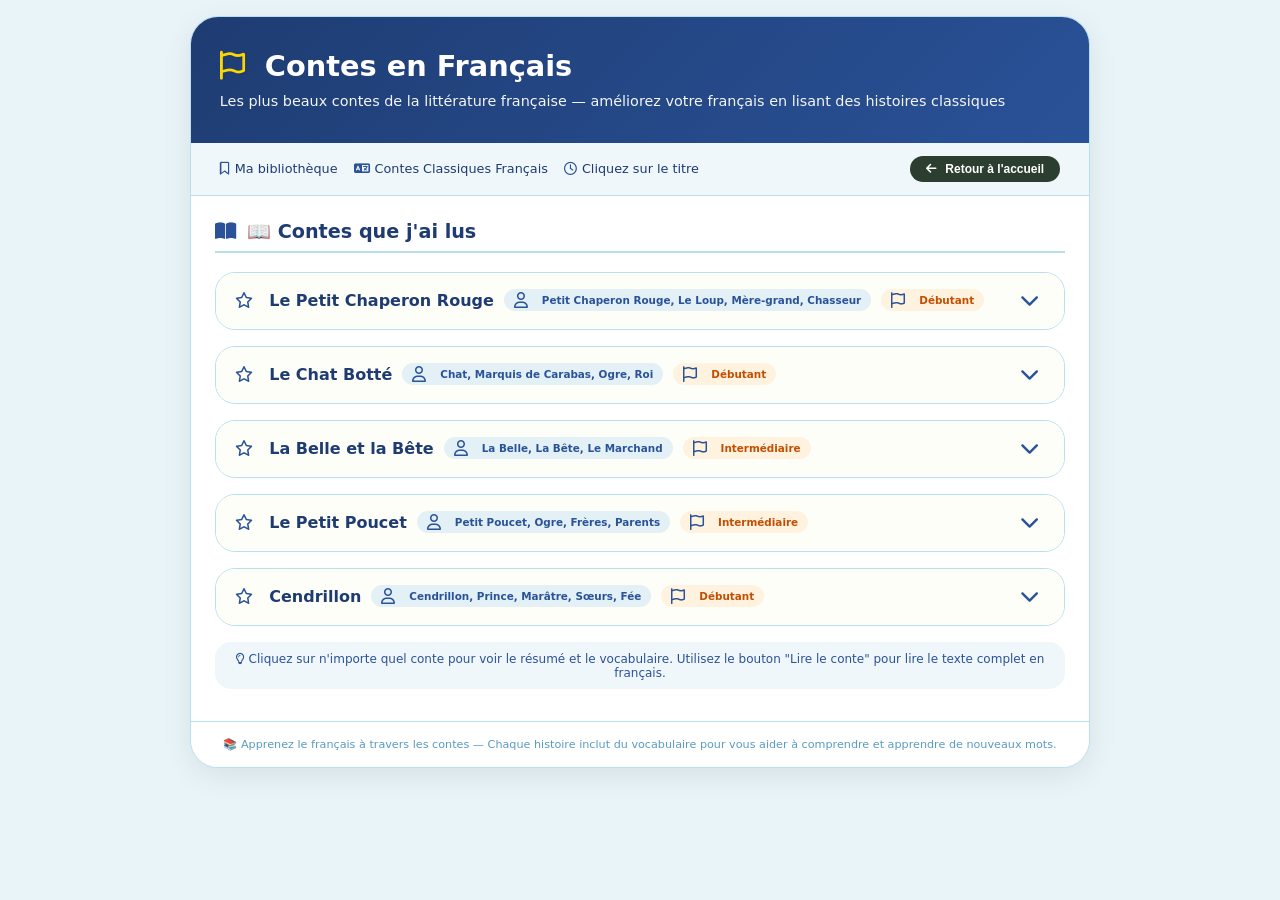
<file: contos_francais.html>
<!DOCTYPE html>
<html lang="pt-br">
<head>
    <meta charset="UTF-8">
    <meta name="viewport" content="width=device-width, initial-scale=1.0, user-scalable=yes">
    <title>Contes en Français - Bibliothèque Française</title>
    <link rel="stylesheet" href="https://cdnjs.cloudflare.com/ajax/libs/font-awesome/6.4.0/css/all.min.css">
    <style>
        * {
            margin: 0;
            padding: 0;
            box-sizing: border-box;
        }

        body {
            background: #e8f4f8;
            font-family: system-ui, -apple-system, 'Segoe UI', Roboto, sans-serif;
            padding: 1rem;
            min-height: 100vh;
        }

        .container {
            max-width: 900px;
            width: 100%;
            margin: 0 auto;
            background: white;
            border-radius: 28px;
            box-shadow: 0 8px 30px rgba(0, 0, 0, 0.08);
            overflow: hidden;
            border: 1px solid #b8dff0;
        }

        .header {
            background: linear-gradient(135deg, #1e3c72 0%, #2a5298 100%);
            padding: 2rem 1.8rem;
            text-align: left;
            color: white;
        }

        .header h1 {
            font-size: 1.8rem;
            font-weight: 700;
            margin-bottom: 0.5rem;
        }

        .header h1 i {
            color: #ffd700;
            margin-right: 10px;
            text-shadow: 2px 2px 0 #1e3c72;
        }

        .header p {
            font-size: 0.9rem;
            opacity: 0.95;
            line-height: 1.4;
        }

        .stats-bar {
            background: #f0f7fb;
            padding: 0.8rem 1.8rem;
            display: flex;
            justify-content: space-between;
            align-items: center;
            border-bottom: 1px solid #b8dff0;
            font-size: 0.8rem;
            color: #1e3c72;
            flex-wrap: wrap;
            gap: 0.8rem;
        }

        .stats-left {
            display: flex;
            flex-wrap: wrap;
            gap: 1rem;
            align-items: center;
        }

        .stats-left span {
            display: inline-flex;
            align-items: center;
            gap: 5px;
        }

        .stats-left i {
            color: #2a5298;
        }

        .btn-voltar {
            background: #2c3e2f;
            color: white;
            border: none;
            padding: 6px 16px;
            border-radius: 40px;
            font-size: 0.75rem;
            font-weight: 600;
            cursor: pointer;
            display: inline-flex;
            align-items: center;
            gap: 8px;
            transition: all 0.2s;
            text-decoration: none;
        }

        .btn-voltar:hover {
            background: #1f2c21;
            transform: scale(1.02);
        }

        .biblioteca-section {
            padding: 1.5rem;
        }

        .section-title {
            font-size: 1.2rem;
            font-weight: 600;
            color: #1e3c72;
            margin-bottom: 1.2rem;
            padding-bottom: 0.5rem;
            border-bottom: 2px solid #b8dff0;
            display: flex;
            align-items: center;
            gap: 10px;
        }

        .section-title i {
            color: #2a5298;
            font-size: 1.2rem;
        }

        /* CONTOS - ACORDEON */
        .conto-item {
            background: #fefef8;
            border: 1px solid #b8dff0;
            border-radius: 20px;
            margin-bottom: 1rem;
            overflow: hidden;
            transition: all 0.2s;
        }

        .conto-header {
            display: flex;
            align-items: center;
            justify-content: space-between;
            padding: 1rem 1.2rem;
            cursor: pointer;
            background: #fefef8;
            transition: background 0.2s;
        }

        .conto-header:hover {
            background: #f0f7fb;
        }

        .conto-info {
            flex: 1;
        }

        .conto-titulo {
            font-size: 1rem;
            font-weight: 700;
            color: #1e3c72;
            display: flex;
            align-items: center;
            gap: 10px;
            flex-wrap: wrap;
        }

        .conto-titulo i {
            color: #2a5298;
            font-size: 1rem;
            width: 24px;
        }

        .personnage-badge {
            background: #e3f0f5;
            color: #2a5298;
            font-size: 0.65rem;
            padding: 3px 10px;
            border-radius: 30px;
            font-weight: 600;
            display: inline-flex;
            align-items: center;
            gap: 4px;
        }

        .niveau-badge {
            background: #fff3e0;
            color: #c44d00;
            font-size: 0.65rem;
            padding: 3px 10px;
            border-radius: 30px;
            font-weight: 600;
            display: inline-flex;
            align-items: center;
            gap: 4px;
        }

        .expand-icon {
            color: #2a5298;
            font-size: 1.2rem;
            transition: transform 0.3s;
            width: 30px;
            text-align: center;
        }

        .conto-detalhes {
            max-height: 0;
            overflow: hidden;
            transition: max-height 0.3s ease-out;
            background: #fffefa;
            border-top: 1px solid transparent;
        }

        .conto-item.expanded .conto-detalhes {
            max-height: 600px;
            transition: max-height 0.4s ease-in;
            border-top-color: #b8dff0;
        }

        .conto-item.expanded .expand-icon i {
            transform: rotate(180deg);
        }

        .detalhes-content {
            padding: 1rem 1.2rem 1.2rem 1.8rem;
        }

        .resumo-texto {
            font-size: 0.85rem;
            color: #2c5a6e;
            line-height: 1.5;
            margin-bottom: 1rem;
            background: #f8fafc;
            padding: 0.8rem;
            border-radius: 16px;
            font-family: 'Georgia', serif;
        }

        .resumo-texto i {
            color: #2a5298;
        }

        .vocabulaire-box {
            background: #f0f7fb;
            border-left: 4px solid #2a5298;
            padding: 0.8rem;
            margin: 0.8rem 0;
            border-radius: 12px;
        }

        .vocabulaire-box h4 {
            font-size: 0.8rem;
            color: #1e3c72;
            margin-bottom: 0.5rem;
        }

        .vocabulaire-box ul {
            display: flex;
            flex-wrap: wrap;
            gap: 0.8rem;
            list-style: none;
        }

        .vocabulaire-box li {
            font-size: 0.75rem;
            background: white;
            padding: 3px 10px;
            border-radius: 20px;
            color: #2a5298;
            font-weight: 500;
        }

        .btn-acessar {
            background: #2a5298;
            border: none;
            padding: 8px 22px;
            border-radius: 40px;
            font-size: 0.8rem;
            font-weight: 600;
            color: white;
            cursor: pointer;
            transition: all 0.2s;
            display: inline-flex;
            align-items: center;
            gap: 8px;
            margin-top: 0.2rem;
        }

        .btn-acessar:hover {
            background: #1e3c72;
            transform: scale(1.02);
        }

        .footer {
            text-align: center;
            padding: 1rem;
            border-top: 1px solid #b8dff0;
            font-size: 0.7rem;
            color: #5a9bc0;
            background: white;
        }

        .info-msg {
            margin: 1rem 0 0.5rem 0;
            padding: 0.6rem;
            background: #f0f7fb;
            border-radius: 16px;
            font-size: 0.75rem;
            color: #2a5298;
            text-align: center;
        }

        @media (max-width: 550px) {
            .header h1 { font-size: 1.4rem; }
            .conto-header { flex-wrap: wrap; }
            .detalhes-content { padding-left: 0.8rem; }
            .stats-bar { flex-direction: column; align-items: flex-start; }
            .btn-voltar { align-self: flex-start; }
        }
    </style>
</head>
<body>
<div class="container">
    <div class="header">
        <h1><i class="fa-regular fa-flag"></i> Contes en Français</h1>
        <p>Les plus beaux contes de la littérature française — améliorez votre français en lisant des histoires classiques</p>
    </div>
    <div class="stats-bar">
        <div class="stats-left">
            <span><i class="fa-regular fa-bookmark"></i> Ma bibliothèque</span>
            <span><i class="fa-solid fa-language"></i> Contes Classiques Français</span>
            <span><i class="fa-regular fa-clock"></i> Cliquez sur le titre</span>
        </div>
        <button class="btn-voltar" id="btnVoltarInicio">
            <i class="fa-solid fa-arrow-left"></i> Retour à l'accueil
        </button>
    </div>

    <div class="biblioteca-section">
        <div class="section-title">
            <i class="fa-solid fa-book-open"></i>
            <span>📖 Contes que j'ai lus</span>
        </div>

        <div id="contosContainer">
            <!-- Les contes seront insérés dynamiquement -->
        </div>
        <div class="info-msg">
            <i class="fa-regular fa-lightbulb"></i> Cliquez sur n'importe quel conte pour voir le résumé et le vocabulaire. Utilisez le bouton "Lire le conte" pour lire le texte complet en français.
        </div>
    </div>
    <div class="footer">
        <p>📚 Apprenez le français à travers les contes — Chaque histoire inclut du vocabulaire pour vous aider à comprendre et apprendre de nouveaux mots.</p>
    </div>
</div>

<script>
    // ==================== CONTES EN FRANÇAIS ====================
    const contos = [
        {
            id: 1,
            titre: "Le Petit Chaperon Rouge",
            personnages: "Petit Chaperon Rouge, Le Loup, Mère-grand, Chasseur",
            niveau: "Débutant",
            vocabulaire: ["chaperon", "louve", "forêt", "galette", "dévorer"],
            resume: "Une petite fille qui porte un chaperon rouge va rendre visite à sa mère-grand malade. En chemin, elle rencontre un loup rusé qui la trompe. Le loup arrive le premier chez la grand-mère, la dévore et se déguise en elle. Quand la petite fille arrive, elle trouve le loup étrange avec ses grandes dents. Un chasseur sauve les deux et le loup est puni. Le conte enseigne qu'il ne faut pas parler aux inconnus.",
            texteComplet: "Il était une fois une petite fille que tout le monde aimait bien, surtout sa grand-mère. Un jour, sa grand-mère lui offrit un joli petit chaperon rouge. Depuis ce jour, elle ne quittait plus son chaperon, et on l'appela le Petit Chaperon Rouge. Un matin, sa mère lui dit: 'Va porter cette galette et ce pot de beurre à ta grand-mère qui est malade.' La petite fille partit aussitôt. Dans la forêt, elle rencontra le loup. Le loup voulut la dévorer, mais il eut peur à cause des bûcherons. Il demanda: 'Où vas-tu, ma petite?' Le Petit Chaperon Rouge, qui ne savait pas qu'il ne faut pas parler aux inconnus, répondit: 'Je vais chez ma grand-mère lui porter une galette et un pot de beurre.' Le loup rusé dit: 'Pourquoi ne vas-tu pas cueillir des fleurs pour ta grand-mère?' Pendant que la petite fille cueillait des fleurs, le loup courut chez la grand-mère, la dévora et se mit dans son lit. Quand le Petit Chaperon Rouge arriva, elle trouva la porte ouverte. 'Bonjour, Grand-mère!' dit-elle en entrant. 'Que vous avez de grandes oreilles!' - 'C'est pour mieux t'entendre, mon enfant.' - 'Que vous avez de grands yeux!' - 'C'est pour mieux te voir.' - 'Que vous avez de grandes dents!' - 'C'est pour mieux te manger!' Le loup sauta sur le Petit Chaperon Rouge et la dévora. Heureusement, un chasseur passa par là. Il entendit les ronflements du loup, ouvrit son ventre avec des ciseaux et sauva la petite fille et sa grand-mère. Le Petit Chaperon Rouge promit de ne plus jamais parler aux inconnus."
        },
        {
            id: 2,
            titre: "Le Chat Botté",
            personnages: "Chat, Marquis de Carabas, Ogre, Roi",
            niveau: "Débutant",
            vocabulaire: ["bottes", "meunier", "mariage", "château", "rusé"],
            resume: "Un meunier meurt et laisse ses trois fils. L'aîné a le moulin, le deuxième l'âne et le plus jeune seulement un chat. Le plus jeune est triste, mais le chat lui dit: 'Donnez-moi des bottes et je vous rendrai riche.' Le chat attrape des lapins et les offre au roi. Plus tard, il fait croire que son maître, le Marquis de Carabas, est riche. Le chat trompe l'ogre et fait de son maître le maître du château. Le roi donne sa fille en mariage au Marquis.",
            texteComplet: "Il était une fois un meunier qui avait trois fils. Quand il mourut, il laissa son moulin à l'aîné, son âne au second, et son chat au plus jeune. Le plus jeune était très triste. 'Que vais-je faire avec un simple chat?' dit-il. Le chat l'entendit et lui dit: 'Ne soyez pas triste, mon maître. Donnez-moi une paire de bottes et vous verrez que je ne suis pas si inutile.' Le jeune homme lui donna des bottes. Le Chat Botté attrapa des lapins et les offrit au roi. 'Ce sont des cadeaux de mon maître, le Marquis de Carabas,' dit-il. Un jour, le chat dit à son maître: 'Allez vous baigner dans la rivière.' Pendant que le jeune homme se baignait, le chat cacha ses vêtements. Le roi passait par là. 'Au secours! Mon maître, le Marquis de Carabas, se noie!' cria le chat. Le roi aida le jeune homme et lui donna de beaux vêtements. Le chat courut au château de l'ogre. L'ogre pouvait se transformer en n'importe quel animal. 'Pouvez-vous vous transformer en lion?' demanda le chat. L'ogre se transforma en lion. 'Pouvez-vous vous transformer en souris?' demanda le chat. L'ogre se transforma en souris, et le chat la mangea. Quand le roi arriva, le chat l'invita dans le château. 'Ce château appartient au Marquis de Carabas,' dit-il. Le roi fut très impressionné. Il donna sa fille en mariage au Marquis, et le Chat Botté devint un grand seigneur."
        },
        {
            id: 3,
            titre: "La Belle et la Bête",
            personnages: "La Belle, La Bête, Le Marchand",
            niveau: "Intermédiaire",
            vocabulaire: ["marchand", "bête", "monstre", "cœur", "métamorphose"],
            resume: "Un riche marchand perd toute sa fortune. Un jour, il cueille une rose dans un château mystérieux. Une bête terrible lui demande sa fille en échange. La Belle accepte de vivre avec la Bête. Au début, elle a peur, mais elle découvre que la Bête a un bon cœur. Chaque soir, la Bête demande: 'Veux-tu être ma femme?' La Belle refuse toujours. Finalement, elle accepte par amour, et la Bête se transforme en un beau prince. La bonté et l'amour brisent le sortilège.",
            texteComplet: "Il était une fois un marchand très riche qui avait six enfants, dont une fille très belle appelée la Belle. Un jour, le marchand perdit toute sa fortune. La famille dut s'installer à la campagne. Quelque temps après, le marchand apprit qu'un de ses navires était arrivé au port. Avant de partir, il demanda à ses filles: 'Que voulez-vous que je vous rapporte?' Les filles aînées demandèrent des robes et des bijoux. La Belle demanda seulement une rose. Le marchand ne trouva aucun de ses navires. Perdu dans la forêt, il trouva un magnifique château. Personne n'était là, mais la table était servie. Le marchand mangea et se reposa. En sortant, il cueillit une rose pour la Belle. Aussitôt, une horrible Bête apparut. 'Tu as volé mes roses! Tu vas mourir!' rugit la Bête. Le marchand expliqua qu'il avait cueilli la rose pour sa fille la Belle. 'Alors, une de tes filles doit venir vivre ici,' dit la Bête. La Belle accepta de venir. Au début, elle avait très peur, mais la Bête était gentille avec elle. Chaque soir, la Bête demandait: 'Veux-tu être ma femme?' La Belle disait toujours non. Un jour, la Belle demanda à voir son père malade. La Bête l'autorisa à partir pour une semaine. Quand la Belle revint, elle trouva la Bête presque morte de tristesse. 'Je t'aime, la Bête,' dit la Belle en pleurant. 'Je veux être ta femme.' Aussitôt, la Bête se transforma en un beau prince. Un sortilège avait été brisé par l'amour. La Belle et le prince se marièrent et vécurent heureux pour toujours."
        },
        {
            id: 4,
            titre: "Le Petit Poucet",
            personnages: "Petit Poucet, Ogre, Frères, Parents",
            niveau: "Intermédiaire",
            vocabulaire: ["poucet", "cailloux", "bûcheron", "bottes", "famine"],
            resume: "Un bûcheron et sa femme ont sept garçons. Le plus jeune est tout petit: on l'appelle Petit Poucet. La famille meurt de faim. Les parents décident d'abandonner les enfants dans la forêt. Petit Poucet entend le plan et remplit ses poches de petits cailloux blancs. Grâce aux cailloux, les enfants retrouvent leur chemin. Une deuxième fois, Petit Poucet utilise des morceaux de pain, mais les oiseaux les mangent. Perdus, les enfants trouvent la maison d'un ogre. Petit Poucet est plus malin que l'ogre et sauve ses frères. Ils retournent chez leurs parents avec les trésors de l'ogre.",
            texteComplet: "Il était une fois un bûcheron et sa femme qui avaient sept enfants, tous des garçons. Le plus jeune était tout petit, et on l'appelait Petit Poucet. La famine était terrible, et les parents décidèrent d'abandonner les enfants dans la forêt. Petit Poucet entendit le plan. Il sortit de la maison et ramassa des petits cailloux blancs. Le lendemain, les parents emmenèrent les enfants dans la forêt. Petit Poucet sema les cailloux blancs derrière lui. Quand les parents rentrèrent, les enfants étaient perdus. Mais Petit Poucet retrouva le chemin grâce aux cailloux blancs. Une autre fois, les parents abandonnèrent les enfants à nouveau. Petit Poucet n'avait pas de cailloux. Il sema des morceaux de pain. Mais les oiseaux mangèrent tout. Les enfants se perdirent. Après beaucoup de marche, ils virent une lumière. C'était la maison d'un ogre. Sa femme les laissa entrer. Quand l'ogre rentra, il voulut dévorer les enfants. Petit Poucet demanda à l'ogre d'attendre le matin. Pendant la nuit, il enleva les bonnets de ses frères et les mit sur les têtes des filles de l'ogre. L'ogre se réveilla, voulut dévorer les enfants, mais il dévora ses propres filles. Les enfants s'enfuirent. L'ogre les poursuivit avec ses bottes de sept lieues. Petit Poucet montra le mauvais chemin à l'ogre. L'ogre tomba dans un piège et mourut. Petit Poucet prit les bottes magiques et les trésors. Il retourna chez ses parents, et toute la famille vécut heureuse sans jamais avoir faim."
        },
        {
            id: 5,
            titre: "Cendrillon",
            personnages: "Cendrillon, Prince, Marâtre, Sœurs, Fée",
            niveau: "Débutant",
            vocabulaire: ["cendrillon", "marâtre", "soulier", "bal", "citrouille"],
            resume: "Cendrillon est une jeune fille douce et gentille. Après la mort de son père, sa marâtre et ses deux filles la traitent comme une servante. Un jour, le roi donne un grand bal. Cendrillon veut y aller, mais sa marâtre l'en empêche. Sa fée marraine transforme une citrouille en carrosse et lui donne une belle robe et des souliers de verre. Mais la magie s'arrête à minuit. Cendrillon perd son soulier en fuyant. Le prince cherche la propriétaire du soulier et trouve Cendrillon. Ils se marient et vivent heureux.",
            texteComplet: "Il était une fois un homme riche qui perdit sa femme. Il se remaria avec une femme orgueilleuse et méchante qui avait deux filles. Sa propre fille, cependant, était douce et bonne. Comme elle devait dormir dans la cendre, on l'appela Cendrillon. Le prince donna un grand bal. Toutes les jeunes filles furent invitées. La marâtre et ses filles allèrent au bal, mais Cendrillon dut rester à la maison. Cendrillon pleura. Soudain, sa fée marraine apparut. 'Tu iras au bal,' dit-elle. Elle transforma une citrouille en carrosse, des souris en chevaux, et les guenilles de Cendrillon en une magnifique robe. Elle lui donna aussi des souliers de verre. 'Mais tu dois rentrer avant minuit, car la magie disparaîtra,' dit la fée. Au bal, tout le monde admira Cendrillon. Le prince dansa toute la nuit avec elle. Quand l'horloge sonna minuit, Cendrillon s'enfuit. Elle perdit un de ses souliers de verre sur l'escalier. Le prince déclara qu'il épouserait la jeune fille dont le pied chausserait le soulier. Toutes les jeunes filles essayèrent, mais aucune ne réussit. Chez Cendrillon, les sœurs essayèrent aussi, sans succès. 'Je peux essayer?' demanda Cendrillon. Le soulier s'ajusta parfaitement à son pied. Cendrillon épousa le prince, et ils vécurent heureux pour toujours."
        }
    ];

    function escapeHTML(str) {
        if (!str) return '';
        return str.replace(/[&<>]/g, function(m) {
            if (m === '&') return '&amp;';
            if (m === '<') return '&lt;';
            if (m === '>') return '&gt;';
            return m;
        });
    }

    // Rendre tous les contes
    function renderizarContos() {
        const container = document.getElementById('contosContainer');
        if (!container) return;
        container.innerHTML = '';

        contos.forEach(conto => {
            const contoDiv = document.createElement('div');
            contoDiv.className = 'conto-item';
            contoDiv.dataset.id = conto.id;

            const header = document.createElement('div');
            header.className = 'conto-header';
            header.innerHTML = `
                <div class="conto-info">
                    <div class="conto-titulo">
                        <i class="fa-regular fa-star"></i> ${escapeHTML(conto.titre)}
                        <span class="personnage-badge"><i class="fa-regular fa-user"></i> ${escapeHTML(conto.personnages)}</span>
                        <span class="niveau-badge"><i class="fa-regular fa-flag"></i> ${escapeHTML(conto.niveau)}</span>
                    </div>
                </div>
                <div class="expand-icon">
                    <i class="fa-solid fa-chevron-down"></i>
                </div>
            `;

            // Vocabulaire HTML
            const vocabHTML = `
                <div class="vocabulaire-box">
                    <h4><i class="fa-regular fa-book"></i> Vocabulaire important:</h4>
                    <ul>
                        ${conto.vocabulaire.map(word => `<li>${escapeHTML(word)}</li>`).join('')}
                    </ul>
                </div>
            `;

            const detalhesDiv = document.createElement('div');
            detalhesDiv.className = 'conto-detalhes';
            detalhesDiv.innerHTML = `
                <div class="detalhes-content">
                    <div class="resumo-texto">
                        <i class="fa-regular fa-message"></i> 
                        ${escapeHTML(conto.resume).replace(/\n/g, '<br>')}
                    </div>
                    ${vocabHTML}
                    <button class="btn-acessar" data-id="${conto.id}">
                        <i class="fa-solid fa-book-open"></i> Lire le conte
                    </button>
                </div>
            `;

            contoDiv.appendChild(header);
            contoDiv.appendChild(detalhesDiv);
            container.appendChild(contoDiv);

            header.addEventListener('click', (e) => {
                if (e.target.closest('.btn-acessar')) return;
                contoDiv.classList.toggle('expanded');
            });

            const btnAcessar = detalhesDiv.querySelector('.btn-acessar');
            btnAcessar.addEventListener('click', (e) => {
                e.stopPropagation();
                const contoId = parseInt(btnAcessar.dataset.id);
                const contoSelecionado = contos.find(c => c.id === contoId);
                if (contoSelecionado && contoSelecionado.texteComplet) {
                    exibirContoCompleto(contoSelecionado.titre, contoSelecionado.texteComplet);
                } else {
                    alert("Le texte complet n'est pas encore disponible pour ce conte.");
                }
            });
        });
    }

    // Fonction pour afficher le conte complet dans une modale
    function exibirContoCompleto(titre, texteComplet) {
        const overlay = document.createElement('div');
        overlay.style.position = 'fixed';
        overlay.style.top = '0';
        overlay.style.left = '0';
        overlay.style.width = '100%';
        overlay.style.height = '100%';
        overlay.style.backgroundColor = 'rgba(0,0,0,0.7)';
        overlay.style.display = 'flex';
        overlay.style.alignItems = 'center';
        overlay.style.justifyContent = 'center';
        overlay.style.zIndex = '2000';
        overlay.style.padding = '1rem';
        overlay.style.backdropFilter = 'blur(3px)';

        const modalCard = document.createElement('div');
        modalCard.style.maxWidth = '700px';
        modalCard.style.width = '100%';
        modalCard.style.maxHeight = '85vh';
        modalCard.style.backgroundColor = 'white';
        modalCard.style.borderRadius = '28px';
        modalCard.style.overflow = 'hidden';
        modalCard.style.display = 'flex';
        modalCard.style.flexDirection = 'column';
        modalCard.style.boxShadow = '0 20px 40px rgba(0,0,0,0.2)';
        modalCard.style.fontFamily = 'system-ui, -apple-system, "Segoe UI", Roboto, sans-serif';

        const modalHeader = document.createElement('div');
        modalHeader.style.background = 'linear-gradient(135deg, #1e3c72 0%, #2a5298 100%)';
        modalHeader.style.color = 'white';
        modalHeader.style.padding = '1.2rem 1.5rem';
        modalHeader.style.display = 'flex';
        modalHeader.style.justifyContent = 'space-between';
        modalHeader.style.alignItems = 'center';
        modalHeader.innerHTML = `
            <h2 style="font-size:1.2rem; margin:0; display:flex; gap:8px;"><i class="fa-regular fa-flag"></i> ${escapeHTML(titre)}</h2>
            <button id="closeModalBtn" style="background:transparent; border:none; color:white; font-size:1.5rem; cursor:pointer;"><i class="fa-solid fa-xmark"></i></button>
        `;

        const modalBody = document.createElement('div');
        modalBody.style.padding = '1.5rem';
        modalBody.style.overflowY = 'auto';
        modalBody.style.flex = '1';
        modalBody.style.fontFamily = 'Georgia, serif';
        modalBody.style.fontSize = '1rem';
        modalBody.style.lineHeight = '1.7';
        modalBody.style.color = '#2c3e2f';
        modalBody.style.textAlign = 'justify';
        modalBody.innerHTML = escapeHTML(texteComplet).replace(/\n/g, '<br><br>');

        const modalFooter = document.createElement('div');
        modalFooter.style.padding = '0.8rem 1.5rem';
        modalFooter.style.borderTop = '1px solid #b8dff0';
        modalFooter.style.fontSize = '0.7rem';
        modalFooter.style.color = '#5a9bc0';
        modalFooter.style.textAlign = 'center';
        modalFooter.innerHTML = '📖 Utilisez la fonction de lecture à voix haute du navigateur (menu → "Lire à haute voix") pour pratiquer la prononciation';

        modalCard.appendChild(modalHeader);
        modalCard.appendChild(modalBody);
        modalCard.appendChild(modalFooter);
        overlay.appendChild(modalCard);
        document.body.appendChild(overlay);

        const closeBtn = modalHeader.querySelector('#closeModalBtn');
        closeBtn.addEventListener('click', () => {
            document.body.removeChild(overlay);
        });
        overlay.addEventListener('click', (e) => {
            if (e.target === overlay) document.body.removeChild(overlay);
        });
    }

    // Bouton retour à la page d'accueil
    function setupVoltarButton() {
        const btnVoltar = document.getElementById('btnVoltarInicio');
        if (btnVoltar) {
            btnVoltar.addEventListener('click', () => {
                window.location.href = 'index.html';
            });
        }
    }

    // Initialisation
    renderizarContos();
    setupVoltarButton();
</script>
</body>
</html>
</file>
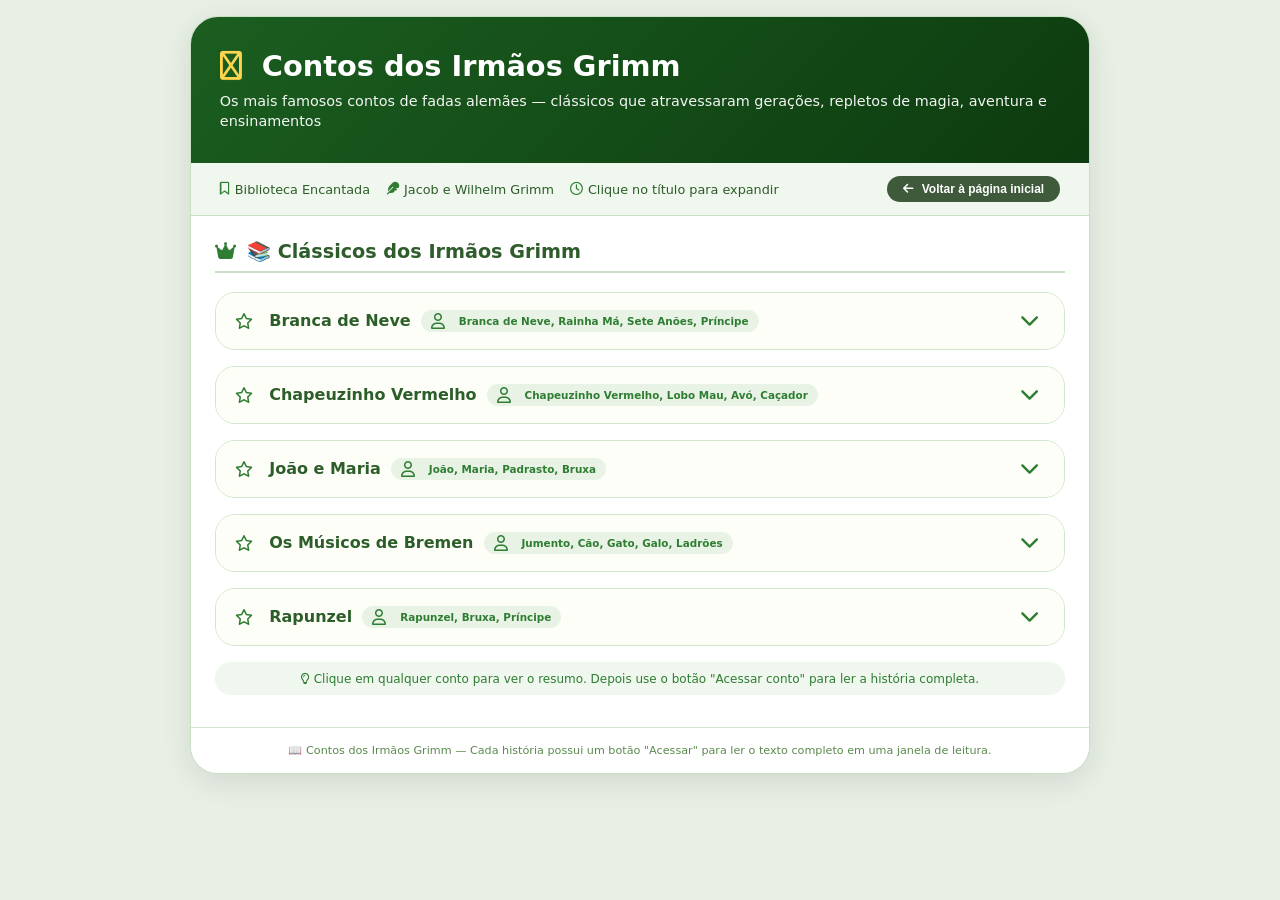
<file: contos_grimm.html>
<!DOCTYPE html>
<html lang="pt-br">
<head>
    <meta charset="UTF-8">
    <meta name="viewport" content="width=device-width, initial-scale=1.0, user-scalable=yes">
    <title>Contos dos Irmãos Grimm - Biblioteca Encantada</title>
    <link rel="stylesheet" href="https://cdnjs.cloudflare.com/ajax/libs/font-awesome/6.4.0/css/all.min.css">
    <style>
        * {
            margin: 0;
            padding: 0;
            box-sizing: border-box;
        }

        body {
            background: #e8f0e6;
            font-family: system-ui, -apple-system, 'Segoe UI', Roboto, sans-serif;
            padding: 1rem;
            min-height: 100vh;
        }

        .container {
            max-width: 900px;
            width: 100%;
            margin: 0 auto;
            background: #ffffff;
            border-radius: 28px;
            box-shadow: 0 8px 30px rgba(0, 0, 0, 0.1);
            overflow: hidden;
            border: 1px solid #c8e0c4;
        }

        .header {
            background: linear-gradient(135deg, #1b5e20 0%, #0d3b0f 100%);
            padding: 2rem 1.8rem;
            text-align: left;
            color: white;
        }

        .header h1 {
            font-size: 1.8rem;
            font-weight: 700;
            margin-bottom: 0.5rem;
        }

        .header h1 i {
            color: #ffd54f;
            margin-right: 10px;
            text-shadow: 2px 2px 0 #1b5e20;
        }

        .header p {
            font-size: 0.9rem;
            opacity: 0.95;
            line-height: 1.4;
        }

        .stats-bar {
            background: #f0f7ee;
            padding: 0.8rem 1.8rem;
            display: flex;
            justify-content: space-between;
            align-items: center;
            border-bottom: 1px solid #c8e0c4;
            font-size: 0.8rem;
            color: #2e5c2a;
            flex-wrap: wrap;
            gap: 0.8rem;
        }

        .stats-left {
            display: flex;
            flex-wrap: wrap;
            gap: 1rem;
            align-items: center;
        }

        .stats-left span {
            display: inline-flex;
            align-items: center;
            gap: 5px;
        }

        .stats-left i {
            color: #2e7d32;
        }

        .btn-voltar {
            background: #3e5a3b;
            color: white;
            border: none;
            padding: 6px 16px;
            border-radius: 40px;
            font-size: 0.75rem;
            font-weight: 600;
            cursor: pointer;
            display: inline-flex;
            align-items: center;
            gap: 8px;
            transition: all 0.2s;
            text-decoration: none;
        }

        .btn-voltar:hover {
            background: #2a3e28;
            transform: scale(1.02);
        }

        .biblioteca-section {
            padding: 1.5rem;
        }

        .section-title {
            font-size: 1.2rem;
            font-weight: 600;
            color: #2e5c2a;
            margin-bottom: 1.2rem;
            padding-bottom: 0.5rem;
            border-bottom: 2px solid #c8e0c4;
            display: flex;
            align-items: center;
            gap: 10px;
        }

        .section-title i {
            color: #2e7d32;
            font-size: 1.2rem;
        }

        /* CONTOS - ACORDEON */
        .conto-item {
            background: #fefef8;
            border: 1px solid #d0e8cc;
            border-radius: 20px;
            margin-bottom: 1rem;
            overflow: hidden;
            transition: all 0.2s;
        }

        .conto-header {
            display: flex;
            align-items: center;
            justify-content: space-between;
            padding: 1rem 1.2rem;
            cursor: pointer;
            background: #fefef8;
            transition: background 0.2s;
        }

        .conto-header:hover {
            background: #f5faf4;
        }

        .conto-info {
            flex: 1;
        }

        .conto-titulo {
            font-size: 1rem;
            font-weight: 700;
            color: #2c5e2a;
            display: flex;
            align-items: center;
            gap: 10px;
            flex-wrap: wrap;
        }

        .conto-titulo i {
            color: #2e7d32;
            font-size: 1rem;
            width: 24px;
        }

        .personagem-badge {
            background: #e8f3e5;
            color: #2e7d32;
            font-size: 0.65rem;
            padding: 3px 10px;
            border-radius: 30px;
            font-weight: 600;
            display: inline-flex;
            align-items: center;
            gap: 4px;
        }

        .expand-icon {
            color: #2e7d32;
            font-size: 1.2rem;
            transition: transform 0.3s;
            width: 30px;
            text-align: center;
        }

        .conto-detalhes {
            max-height: 0;
            overflow: hidden;
            transition: max-height 0.3s ease-out;
            background: #fefef8;
            border-top: 1px solid transparent;
        }

        .conto-item.expanded .conto-detalhes {
            max-height: 500px;
            transition: max-height 0.4s ease-in;
            border-top-color: #d0e8cc;
        }

        .conto-item.expanded .expand-icon i {
            transform: rotate(180deg);
        }

        .detalhes-content {
            padding: 1rem 1.2rem 1.2rem 1.8rem;
        }

        .resumo-texto {
            font-size: 0.85rem;
            color: #4a6b3e;
            line-height: 1.5;
            margin-bottom: 1rem;
            background: #f6faf4;
            padding: 0.8rem;
            border-radius: 16px;
            font-family: 'Georgia', serif;
        }

        .btn-acessar {
            background: #2e7d32;
            border: none;
            padding: 8px 22px;
            border-radius: 40px;
            font-size: 0.8rem;
            font-weight: 600;
            color: white;
            cursor: pointer;
            transition: all 0.2s;
            display: inline-flex;
            align-items: center;
            gap: 8px;
            margin-top: 0.2rem;
        }

        .btn-acessar:hover {
            background: #1b5e20;
            transform: scale(1.02);
        }

        .footer {
            text-align: center;
            padding: 1rem;
            border-top: 1px solid #d0e8cc;
            font-size: 0.7rem;
            color: #5a8a4e;
            background: white;
        }

        .info-msg {
            margin: 1rem 0 0.5rem 0;
            padding: 0.6rem;
            background: #f0f7ee;
            border-radius: 16px;
            font-size: 0.75rem;
            color: #2e7d32;
            text-align: center;
        }

        @media (max-width: 550px) {
            .header h1 { font-size: 1.4rem; }
            .conto-header { flex-wrap: wrap; }
            .detalhes-content { padding-left: 0.8rem; }
            .stats-bar { flex-direction: column; align-items: flex-start; }
            .btn-voltar { align-self: flex-start; }
        }
    </style>
</head>
<body>
<div class="container">
    <div class="header">
        <h1><i class="fa-regular fa-tree"></i> Contos dos Irmãos Grimm</h1>
        <p>Os mais famosos contos de fadas alemães — clássicos que atravessaram gerações, repletos de magia, aventura e ensinamentos</p>
    </div>
    <div class="stats-bar">
        <div class="stats-left">
            <span><i class="fa-regular fa-bookmark"></i> Biblioteca Encantada</span>
            <span><i class="fa-solid fa-feather"></i> Jacob e Wilhelm Grimm</span>
            <span><i class="fa-regular fa-clock"></i> Clique no título para expandir</span>
        </div>
        <button class="btn-voltar" id="btnVoltarInicio">
            <i class="fa-solid fa-arrow-left"></i> Voltar à página inicial
        </button>
    </div>

    <div class="biblioteca-section">
        <div class="section-title">
            <i class="fa-solid fa-crown"></i>
            <span>📚 Clássicos dos Irmãos Grimm</span>
        </div>

        <div id="contosContainer">
            <!-- Os contos serão inseridos dinamicamente -->
        </div>
        <div class="info-msg">
            <i class="fa-regular fa-lightbulb"></i> Clique em qualquer conto para ver o resumo. Depois use o botão "Acessar conto" para ler a história completa.
        </div>
    </div>
    <div class="footer">
        <p>📖 Contos dos Irmãos Grimm — Cada história possui um botão "Acessar" para ler o texto completo em uma janela de leitura.</p>
    </div>
</div>

<script>
    // ==================== CONTOS DOS IRMÃOS GRIMM ====================
    const contos = [
        {
            id: 1,
            titulo: "Branca de Neve",
            personagens: "Branca de Neve, Rainha Má, Sete Anões, Príncipe",
            resumo: "Uma rainha má, movida pela inveja, tenta matar sua enteada Branca de Neve, cuja beleza supera a sua. A princesa foge para a floresta e encontra abrigo na casa de sete anões. A rainha, disfarçada, tenta enganá-la com um pente envenenado e um espartilho apertado, mas fracassa. Por fim, oferece uma maçã envenenada que faz Branca de Neve cair em um sono profundo. Apenas o beijo de um príncipe apaixonado pode quebrar o feitiço.",
            textoCompleto: "Era uma vez, no rigoroso inverno, uma rainha que costurava perto de uma janela de ébano. Ao picar o dedo, três gotas de sangue caíram na neve. Ela desejou ter uma filha com pele branca como a neve, lábios vermelhos como o sangue e cabelos negros como o ébano. Assim nasceu Branca de Neve. Infelizmente, a rainha morreu no parto. O rei casou-se novamente com uma mulher bela, mas vaidosa e cruel, que possuía um espelho mágico. Todos os dias perguntava: 'Espelho, espelho meu, existe alguém mais bela do que eu?' E o espelho respondia: 'Vós sois a mais bela de todas, ó rainha.' Anos se passaram e Branca de Neve tornou-se uma linda princesa. Um dia, o espelho respondeu: 'A mais bela é Branca de Neve, a princesa de pele alva.' Enfurecida, a rainha ordenou que um caçador levasse a menina para a floresta e a matasse. Mas o caçador, com pena, deixou-a fugir. Perdida, Branca de Neve encontrou uma pequena casa onde viviam sete anões mineradores. Eles a acolheram. A rainha, descobrindo que a princesa ainda vivia, disfarçou-se de velhinha e ofereceu um espartilho tão apertado que fez a moça desmaiar. Os anões salvaram-na. Depois, ofereceu um pente envenenado. Novamente, os anões a salvaram. Por fim, a rainha ofereceu uma maçã envenenada. Branca de Neve mordeu o fruto e caiu em um sono profundo, como se estivesse morta. Os anões, inconsoláveis, colocaram-na em um caixão de vidro. Um príncipe, cavalgando pela floresta, viu a bela princesa e apaixonou-se. Pediu que os anões a entregassem a ele. Ao transportar o caixão, um dos servos tropeçou, e o pedaço da maçã desprendeu-se da garganta de Branca de Neve, que despertou. O príncipe casou-se com ela, e a rainha má foi forçada a dançar com sapatos de ferro em brasa até cair morta."
        },
        {
            id: 2,
            titulo: "Chapeuzinho Vermelho",
            personagens: "Chapeuzinho Vermelho, Lobo Mau, Avó, Caçador",
            resumo: "Uma menina adorável, conhecida por sua capa vermelha, é enviada por sua mãe para levar bolos e vinho à avó doente. No caminho através da floresta, ela encontra um lobo astuto que a engana para colher flores enquanto corre até a casa da avó. O lobo devora a avó e se disfarça com suas roupas. Quando Chapeuzinho chega, estranha o tamanho das orelhas, olhos e dentes da 'avó'. Um caçador aparece a tempo de salvar as duas e ensinar uma lição à menina.",
            textoCompleto: "Era uma vez uma doce menina que todos amavam, especialmente sua avó, que lhe deu um capuz de veludo vermelho. Por isso, todos a chamavam de Chapeuzinho Vermelho. Um dia, sua mãe pediu: 'Vá até a casa da vovó levar estes bolos e este vinho. Ela está doente e precisa de força. Não saia do caminho na floresta.' Chapeuzinho prometeu e partiu. Na floresta, encontrou o Lobo Mau, que perguntou para onde ia. Ingênua, a menina contou tudo. O lobo, astuto, sugeriu: 'Que tal colher algumas flores para sua avó? Ela vai gostar.' Enquanto Chapeuzinho distraía-se colhendo flores, o lobo correu para a casa da avó, devorou a pobre senhora e vestiu suas roupas e touca. Quando Chapeuzinho chegou, estranhou a porta aberta e entrou. 'Vovó, que olhos grandes você tem!' - 'São para te enxergar melhor, minha neta.' - 'Vovó, que orelhas grandes você tem!' - 'São para te ouvir melhor.' - 'Vovó, que dentes grandes você tem!' - 'São para te comer melhor!' E o lobo devorou a menina. Um caçador que passava ouviu os roncos do lobo. Com sua tesoura, abriu a barriga do animal e salvou Chapeuzinho e sua avó. Encheram a barriga do lobo com pedras, e quando ele acordou e tentou fugir, as pedras o fizeram cair morto. Chapeuzinho aprendeu a nunca mais sair do caminho e a desobedecer sua mãe."
        },
        {
            id: 3,
            titulo: "João e Maria",
            personagens: "João, Maria, Padrasto, Bruxa",
            resumo: "Dois irmãos, abandonados na floresta pelo padrasto cruel e sua esposa, encontram uma casa feita de pão, doces e açúcar. A casa pertence a uma bruxa que aprisiona crianças para devorá-las. João é engaiolado para ser engordado, enquanto Maria é obrigada a servir a bruxa. Com muita esperteza, Maria engana a bruxa, empurrando-a no forno, e liberta o irmão. Eles voltam para casa com tesouros da bruxa e encontram o padrasto arrependido.",
            textoCompleto: "À beira de uma grande floresta vivia um pobre lenhador com sua esposa e dois filhos: João e Maria. A família passava fome. A madrasta convenceu o pai a abandonar as crianças na floresta. João, que ouvira o plano, encheu os bolsos com pedrinhas brancas que brilhavam ao luar. Na primeira noite, as pedrinhas os guiaram de volta para casa. Na segunda tentativa, João usou migalhas de pão, mas os pássaros da floresta as comeram. Perdidos, os irmãos vagaram até encontrar uma casa maravilhosa: o telhado era de biscoito, as janelas de açúcar transparente e as paredes de pão. Famintos, começaram a comer a casa. Uma voz velha saiu: 'Quem está roendo minha casa?' Era uma bruxa que, fingindo-se amável, convidou as crianças para entrar. Na verdade, ela tinha olhos vermelhos e enxergava pouco, mas atraía crianças para devorá-las. Na manhã seguinte, prendeu João em um estábulo e ordenou que Maria servisse a comida para engordar o irmão. A bruxa, com pouca visão, tocava os dedos de João para ver se ele estava gordo. Esperto, João estendia um ossinho que a bruxa confundia com seu dedo magro. Irritada com a demora, a bruxa decidiu assar o forno. Pediu a Maria que verificasse se o fogo estava quente. Maria fingiu não entender: 'Como faço, senhora?' Quando a bruxa se inclinou para mostrar, Maria a empurrou para dentro do forno e fechou a porta. A bruxa queimou. Os irmãos pegaram todas as joias e pérolas da casa e voltaram para casa. A madrasta havia morrido, e o pai, arrependido, viveu feliz com os filhos."
        },
        {
            id: 4,
            titulo: "Os Músicos de Bremen",
            personagens: "Jumento, Cão, Gato, Galo, Ladrões",
            resumo: "Um jumento velho, um cão cansado, um gato enfraquecido e um galo prestes a ser morto fogem de seus donos cruéis. Decidem seguir para a cidade de Bremen para se tornarem músicos. No caminho, encontram uma casa de ladrões e, com seus gritos e barulhos, assustam os bandidos, que fogem. Os animais ocupam a casa e vivem felizes para sempre.",
            textoCompleto: "Um jumento trabalhou a vida inteira carregando sacos para o moleiro. Quando envelheceu e perdeu as forças, o dono planejava se livrar dele. O jumento fugiu em direção a Bremen, onde acreditava que poderia se tornar músico da cidade. No caminho, encontrou um cão ofegante deitado na estrada. 'Por que estás tão cansado?', perguntou o jumento. 'Porque estou velho e meu dono quer me matar', respondeu o cão. 'Venha conosco para Bremen. Você pode tocar tambor', convidou o jumento. O cão aceitou. Mais adiante, encontraram um gato sentado com cara triste. 'Por que estás tão abatido?', perguntaram. 'Porque estou velho e prefiro ficar atrás do fogão, mas minha dona quer me afogar', respondeu o gato. 'Venha para Bremen. Você tem boa voz para cantar', disseram. O gato concordou. Em seguida, avistaram um galo que cantava desesperadamente. 'O que aconteceu?', perguntaram. 'Amanhã é domingo e minha dona vai me matar para a sopa. Canto enquanto posso', respondeu o galo. 'Venha conosco para Bremen. Sua voz fará sucesso', disseram. Seguiram juntos. Ao anoitecer, viram uma casa iluminada. Pela janela, viram ladrões comendo e bebendo. Os animais planejaram assustá-los. O jumento apoiou as patas na janela, o cão subiu no jumento, o gato subiu no cão e o galo voou para a cabeça do gato. Começaram a fazer barulho: o jumento zurrou, o cão latiu, o gato miou e o galo cantou. Invadiram a casa quebrando os vidros. Os ladrões, aterrorizados, fugiram para a floresta. Os quatro animais comeram e dormiram na casa. À noite, um ladrão voltou para investigar. O gato arranhou seu rosto, o cão mordeu sua perna, o jumento deu um coice e o galo gritou 'cocorocó!'. O ladrão fugiu e contou aos outros que uma bruxa o arranhou, um homem o esfaqueou, um monstro bateu nele e um juiz gritou 'peguem o ladrão!'. Os ladrões nunca mais voltaram. Os quatro músicos de Bremen viveram felizes na casa para sempre."
        },
        {
            id: 5,
            titulo: "Rapunzel",
            personagens: "Rapunzel, Bruxa, Príncipe",
            resumo: "Um casal deseja ter um filho. A esposa grávida deseja comer a alface (rapúncio) do jardim de uma bruxa. O marido rouba a alface e é descoberto. A bruxa exige a criança em troca. Quando a menina nasce, a bruxa a leva e a tranca em uma torre sem portas ou escadas. Rapunzel tem cabelos muito longos e loiros. A bruxa sobe pela torre chamando: 'Rapunzel, deixe seus cabelos descerem'. Um príncipe ouve e descobre o segredo. Ele sobe, eles se apaixonam e planejam a fuga. A bruxa descobre e corta os cabelos de Rapunzel, exilando-a. O príncipe cai da torre e fica cego. Anos depois, reencontra Rapunzel, e suas lágrimas curam sua cegueira.",
            textoCompleto: "Era uma vez um casal que há muito tempo desejava um filho. Finalmente, a esposa engravidou. A mulher tinha um desejo incontrolável de comer rapúncio (uma alface silvestre) do jardim de uma bruxa vizinha. O marido, desesperado para satisfazer a esposa, entrou no jardim da bruxa e colheu a alface. Quando foi pela segunda vez, a bruxa o surpreendeu e disse: 'Você pagará com a sua vida! Mas se me der a criança que vai nascer, deixarei você viver.' O homem, amedrontado, concordou. Quando a menina nasceu, a bruxa a levou e a chamou de Rapunzel. Aos doze anos, a bruxa a trancou em uma torre no meio da floresta, sem portas ou escadas. Apenas uma pequena janela no topo. Quando a bruxia queria subir, gritava: 'Rapunzel, Rapunzel, deixe seus cabelos descerem!' Rapunzel tinha cabelos longos e dourados como fios de ouro. Ela os desembaraçava e os lançava pela janela, e a bruxa subia por eles. Um dia, um príncipe cavalgou pela floresta e ouviu o canto de Rapunzel, tão doce que ele ficou paralisado. Voltou todos os dias para ouvi-la. Um dia, viu a bruxa subir pelos cabelos e aprendeu o segredo. Na noite seguinte, chamou: 'Rapunzel, deixe seus cabelos descerem!' Os cabelos desceram e ele subiu. Rapunzel ficou assustada, mas o príncipe a conquistou com seu amor. Combinaram que ele traria seda para ela tecer uma escada. Rapunzel, descuidada, disse um dia à bruxa: 'Por que a senhora é tão mais pesada do que o meu príncipe?' A bruxa furiosa cortou os cabelos de Rapunzel e a exilou em um deserto. Quando o príncipe chamou, a bruxa jogou os cabelos cortados para fora. Ele subiu e encontrou a bruxa, que o cegou ao empurrá-lo da torre. O príncipe vagou cego pela floresta até encontrar Rapunzel vivendo com seus gêmeos. As lágrimas dela caíram em seus olhos e o curaram. Voltaram ao reino e viveram felizes para sempre."
        }
    ];

    function escapeHTML(str) {
        if (!str) return '';
        return str.replace(/[&<>]/g, function(m) {
            if (m === '&') return '&amp;';
            if (m === '<') return '&lt;';
            if (m === '>') return '&gt;';
            return m;
        });
    }

    // Renderizar todos os contos
    function renderizarContos() {
        const container = document.getElementById('contosContainer');
        if (!container) return;
        container.innerHTML = '';

        contos.forEach(conto => {
            const contoDiv = document.createElement('div');
            contoDiv.className = 'conto-item';
            contoDiv.dataset.id = conto.id;

            const header = document.createElement('div');
            header.className = 'conto-header';
            header.innerHTML = `
                <div class="conto-info">
                    <div class="conto-titulo">
                        <i class="fa-regular fa-star"></i> ${escapeHTML(conto.titulo)}
                        <span class="personagem-badge"><i class="fa-regular fa-user"></i> ${escapeHTML(conto.personagens)}</span>
                    </div>
                </div>
                <div class="expand-icon">
                    <i class="fa-solid fa-chevron-down"></i>
                </div>
            `;

            const detalhesDiv = document.createElement('div');
            detalhesDiv.className = 'conto-detalhes';
            detalhesDiv.innerHTML = `
                <div class="detalhes-content">
                    <div class="resumo-texto">
                        <i class="fa-regular fa-message" style="margin-right:6px; color:#2e7d32;"></i> 
                        ${escapeHTML(conto.resumo).replace(/\n/g, '<br>')}
                    </div>
                    <button class="btn-acessar" data-id="${conto.id}">
                        <i class="fa-solid fa-book-open"></i> Acessar conto completo
                    </button>
                </div>
            `;

            contoDiv.appendChild(header);
            contoDiv.appendChild(detalhesDiv);
            container.appendChild(contoDiv);

            header.addEventListener('click', (e) => {
                if (e.target.closest('.btn-acessar')) return;
                contoDiv.classList.toggle('expanded');
            });

            const btnAcessar = detalhesDiv.querySelector('.btn-acessar');
            btnAcessar.addEventListener('click', (e) => {
                e.stopPropagation();
                const contoId = parseInt(btnAcessar.dataset.id);
                const contoSelecionado = contos.find(c => c.id === contoId);
                if (contoSelecionado && contoSelecionado.textoCompleto) {
                    exibirContoCompleto(contoSelecionado.titulo, contoSelecionado.textoCompleto);
                } else {
                    alert("Conteúdo completo ainda não disponível para este conto.");
                }
            });
        });
    }

    // Função para exibir o conto completo em um modal
    function exibirContoCompleto(titulo, textoCompleto) {
        const overlay = document.createElement('div');
        overlay.style.position = 'fixed';
        overlay.style.top = '0';
        overlay.style.left = '0';
        overlay.style.width = '100%';
        overlay.style.height = '100%';
        overlay.style.backgroundColor = 'rgba(0,0,0,0.7)';
        overlay.style.display = 'flex';
        overlay.style.alignItems = 'center';
        overlay.style.justifyContent = 'center';
        overlay.style.zIndex = '2000';
        overlay.style.padding = '1rem';
        overlay.style.backdropFilter = 'blur(3px)';

        const modalCard = document.createElement('div');
        modalCard.style.maxWidth = '700px';
        modalCard.style.width = '100%';
        modalCard.style.maxHeight = '85vh';
        modalCard.style.backgroundColor = 'white';
        modalCard.style.borderRadius = '28px';
        modalCard.style.overflow = 'hidden';
        modalCard.style.display = 'flex';
        modalCard.style.flexDirection = 'column';
        modalCard.style.boxShadow = '0 20px 40px rgba(0,0,0,0.2)';
        modalCard.style.fontFamily = 'system-ui, -apple-system, "Segoe UI", Roboto, sans-serif';

        const modalHeader = document.createElement('div');
        modalHeader.style.background = 'linear-gradient(135deg, #1b5e20 0%, #0d3b0f 100%)';
        modalHeader.style.color = 'white';
        modalHeader.style.padding = '1.2rem 1.5rem';
        modalHeader.style.display = 'flex';
        modalHeader.style.justifyContent = 'space-between';
        modalHeader.style.alignItems = 'center';
        modalHeader.innerHTML = `
            <h2 style="font-size:1.2rem; margin:0; display:flex; gap:8px;"><i class="fa-regular fa-tree"></i> ${escapeHTML(titulo)}</h2>
            <button id="closeModalBtn" style="background:transparent; border:none; color:white; font-size:1.5rem; cursor:pointer;"><i class="fa-solid fa-xmark"></i></button>
        `;

        const modalBody = document.createElement('div');
        modalBody.style.padding = '1.5rem';
        modalBody.style.overflowY = 'auto';
        modalBody.style.flex = '1';
        modalBody.style.fontFamily = 'Georgia, serif';
        modalBody.style.fontSize = '1rem';
        modalBody.style.lineHeight = '1.7';
        modalBody.style.color = '#2c3e2f';
        modalBody.style.textAlign = 'justify';
        modalBody.innerHTML = escapeHTML(textoCompleto).replace(/\n/g, '<br><br>');

        const modalFooter = document.createElement('div');
        modalFooter.style.padding = '0.8rem 1.5rem';
        modalFooter.style.borderTop = '1px solid #d0e8cc';
        modalFooter.style.fontSize = '0.7rem';
        modalFooter.style.color = '#5a8a4e';
        modalFooter.style.textAlign = 'center';
        modalFooter.innerHTML = '📖 Leia em voz alta com o recurso do seu navegador (menu → "Ler em voz alta")';

        modalCard.appendChild(modalHeader);
        modalCard.appendChild(modalBody);
        modalCard.appendChild(modalFooter);
        overlay.appendChild(modalCard);
        document.body.appendChild(overlay);

        const closeBtn = modalHeader.querySelector('#closeModalBtn');
        closeBtn.addEventListener('click', () => {
            document.body.removeChild(overlay);
        });
        overlay.addEventListener('click', (e) => {
            if (e.target === overlay) document.body.removeChild(overlay);
        });
    }

    // Botão voltar à página inicial
    function setupVoltarButton() {
        const btnVoltar = document.getElementById('btnVoltarInicio');
        if (btnVoltar) {
            btnVoltar.addEventListener('click', () => {
                window.location.href = 'index.html';
            });
        }
    }

    // Inicialização
    renderizarContos();
    setupVoltarButton();
</script>
</body>
</html>
</file>
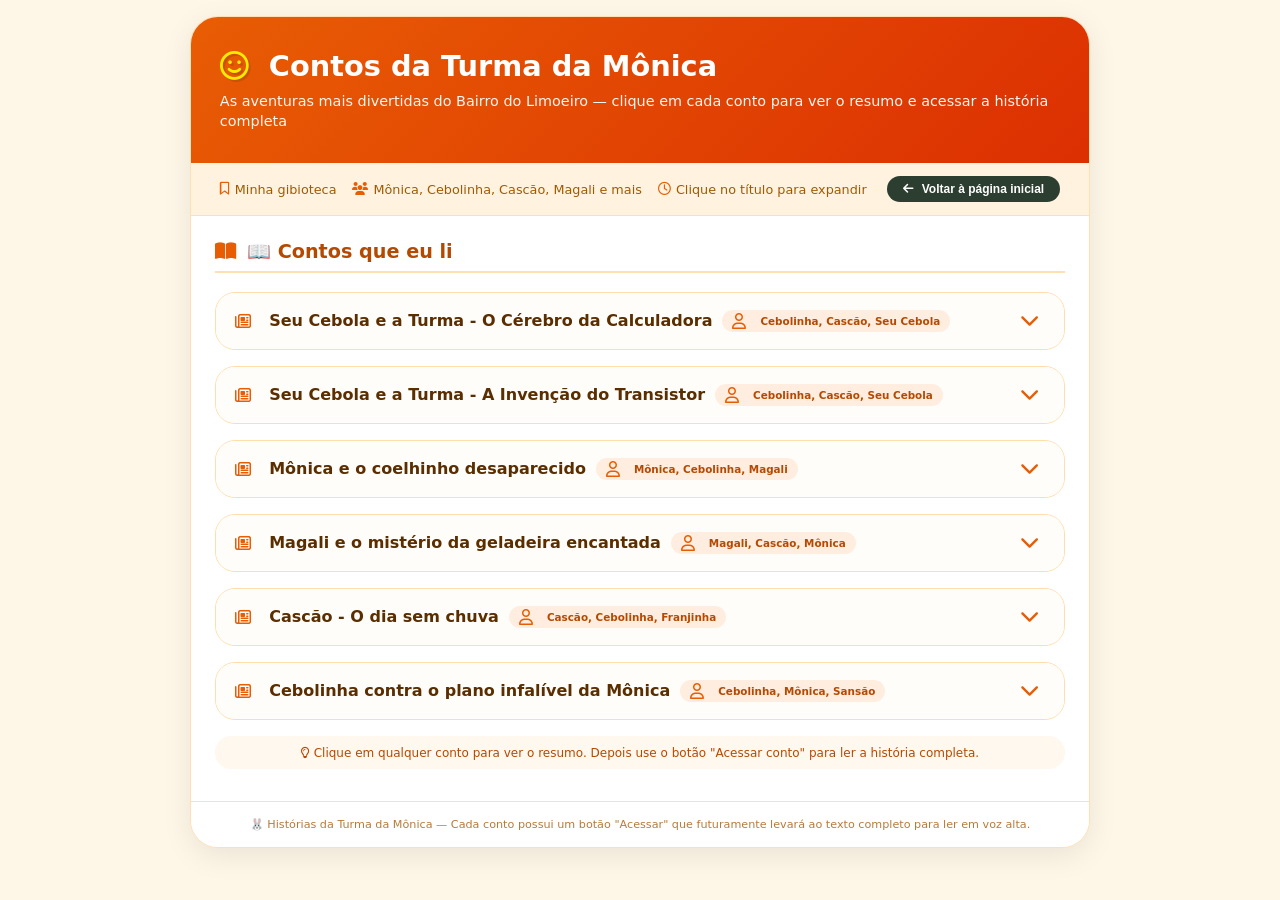
<file: contos_monica.html>
<!DOCTYPE html>
<html lang="pt-br">
<head>
    <meta charset="UTF-8">
    <meta name="viewport" content="width=device-width, initial-scale=1.0, user-scalable=yes">
    <title>Contos da Turma da Mônica - Gibioteca</title>
    <link rel="stylesheet" href="https://cdnjs.cloudflare.com/ajax/libs/font-awesome/6.4.0/css/all.min.css">
    <style>
        * {
            margin: 0;
            padding: 0;
            box-sizing: border-box;
        }

        body {
            background: #fef7e8;
            font-family: system-ui, -apple-system, 'Segoe UI', Roboto, sans-serif;
            padding: 1rem;
            min-height: 100vh;
        }

        .container {
            max-width: 900px;
            width: 100%;
            margin: 0 auto;
            background: white;
            border-radius: 28px;
            box-shadow: 0 8px 30px rgba(0, 0, 0, 0.08);
            overflow: hidden;
            border: 1px solid #ffe0b5;
        }

        .header {
            background: linear-gradient(135deg, #e85d04 0%, #dc2f02 100%);
            padding: 2rem 1.8rem;
            text-align: left;
            color: white;
        }

        .header h1 {
            font-size: 1.8rem;
            font-weight: 700;
            margin-bottom: 0.5rem;
        }

        .header h1 i {
            color: #ffea00;
            margin-right: 10px;
            text-shadow: 2px 2px 0 #c75100;
        }

        .header p {
            font-size: 0.9rem;
            opacity: 0.95;
            line-height: 1.4;
        }

        .stats-bar {
            background: #fff3e0;
            padding: 0.8rem 1.8rem;
            display: flex;
            justify-content: space-between;
            align-items: center;
            border-bottom: 1px solid #ffe0b5;
            font-size: 0.8rem;
            color: #a05a00;
            flex-wrap: wrap;
            gap: 0.8rem;
        }

        .stats-left {
            display: flex;
            flex-wrap: wrap;
            gap: 1rem;
            align-items: center;
        }

        .stats-left span {
            display: inline-flex;
            align-items: center;
            gap: 5px;
        }

        .stats-left i {
            color: #e85d04;
        }

        .btn-voltar {
            background: #2c3e2f;
            color: white;
            border: none;
            padding: 6px 16px;
            border-radius: 40px;
            font-size: 0.75rem;
            font-weight: 600;
            cursor: pointer;
            display: inline-flex;
            align-items: center;
            gap: 8px;
            transition: all 0.2s;
            text-decoration: none;
        }

        .btn-voltar:hover {
            background: #1f2c21;
            transform: scale(1.02);
        }

        .biblioteca-section {
            padding: 1.5rem;
        }

        .section-title {
            font-size: 1.2rem;
            font-weight: 600;
            color: #b64900;
            margin-bottom: 1.2rem;
            padding-bottom: 0.5rem;
            border-bottom: 2px solid #ffe0b5;
            display: flex;
            align-items: center;
            gap: 10px;
        }

        .section-title i {
            color: #e85d04;
            font-size: 1.2rem;
        }

        /* CONTOS - ACORDEON (mesmo padrão dos livros da escola) */
        .conto-item {
            background: #fffdf9;
            border: 1px solid #ffdead;
            border-radius: 20px;
            margin-bottom: 1rem;
            overflow: hidden;
            transition: all 0.2s;
        }

        .conto-header {
            display: flex;
            align-items: center;
            justify-content: space-between;
            padding: 1rem 1.2rem;
            cursor: pointer;
            background: #fffdf9;
            transition: background 0.2s;
        }

        .conto-header:hover {
            background: #fff7ed;
        }

        .conto-info {
            flex: 1;
        }

        .conto-titulo {
            font-size: 1rem;
            font-weight: 700;
            color: #5a2e00;
            display: flex;
            align-items: center;
            gap: 10px;
            flex-wrap: wrap;
        }

        .conto-titulo i {
            color: #e85d04;
            font-size: 1rem;
            width: 24px;
        }

        .personagem-badge {
            background: #ffede0;
            color: #b64900;
            font-size: 0.65rem;
            padding: 3px 10px;
            border-radius: 30px;
            font-weight: 600;
            display: inline-flex;
            align-items: center;
            gap: 4px;
        }

        .expand-icon {
            color: #e85d04;
            font-size: 1.2rem;
            transition: transform 0.3s;
            width: 30px;
            text-align: center;
        }

        .conto-detalhes {
            max-height: 0;
            overflow: hidden;
            transition: max-height 0.3s ease-out;
            background: #fffefa;
            border-top: 1px solid transparent;
        }

        .conto-item.expanded .conto-detalhes {
            max-height: 500px;
            transition: max-height 0.4s ease-in;
            border-top-color: #ffdead;
        }

        .conto-item.expanded .expand-icon i {
            transform: rotate(180deg);
        }

        .detalhes-content {
            padding: 1rem 1.2rem 1.2rem 1.8rem;
        }

        .resumo-texto {
            font-size: 0.85rem;
            color: #6b4c2c;
            line-height: 1.5;
            margin-bottom: 1rem;
            background: #fffaf2;
            padding: 0.8rem;
            border-radius: 16px;
            font-family: 'Georgia', serif;
        }

        .btn-acessar {
            background: #e85d04;
            border: none;
            padding: 8px 22px;
            border-radius: 40px;
            font-size: 0.8rem;
            font-weight: 600;
            color: white;
            cursor: pointer;
            transition: all 0.2s;
            display: inline-flex;
            align-items: center;
            gap: 8px;
            margin-top: 0.2rem;
        }

        .btn-acessar:hover {
            background: #c44d00;
            transform: scale(1.02);
        }

        .footer {
            text-align: center;
            padding: 1rem;
            border-top: 1px solid #ffe0b5;
            font-size: 0.7rem;
            color: #b87a3a;
            background: white;
        }

        .info-msg {
            margin: 1rem 0 0.5rem 0;
            padding: 0.6rem;
            background: #fff8ef;
            border-radius: 16px;
            font-size: 0.75rem;
            color: #b64900;
            text-align: center;
        }

        @media (max-width: 550px) {
            .header h1 { font-size: 1.4rem; }
            .conto-header { flex-wrap: wrap; }
            .detalhes-content { padding-left: 0.8rem; }
            .stats-bar { flex-direction: column; align-items: flex-start; }
            .btn-voltar { align-self: flex-start; }
        }
    </style>
</head>
<body>
<div class="container">
    <div class="header">
        <h1><i class="fa-regular fa-face-smile"></i> Contos da Turma da Mônica</h1>
        <p>As aventuras mais divertidas do Bairro do Limoeiro — clique em cada conto para ver o resumo e acessar a história completa</p>
    </div>
    <div class="stats-bar">
        <div class="stats-left">
            <span><i class="fa-regular fa-bookmark"></i> Minha gibioteca</span>
            <span><i class="fa-solid fa-users"></i> Mônica, Cebolinha, Cascão, Magali e mais</span>
            <span><i class="fa-regular fa-clock"></i> Clique no título para expandir</span>
        </div>
        <button class="btn-voltar" id="btnVoltarInicio">
            <i class="fa-solid fa-arrow-left"></i> Voltar à página inicial
        </button>
    </div>

    <div class="biblioteca-section">
        <div class="section-title">
            <i class="fa-solid fa-book-open"></i>
            <span>📖 Contos que eu li</span>
        </div>

        <div id="contosContainer">
            <!-- Os contos serão inseridos dinamicamente -->
        </div>
        <div class="info-msg">
            <i class="fa-regular fa-lightbulb"></i> Clique em qualquer conto para ver o resumo. Depois use o botão "Acessar conto" para ler a história completa.
        </div>
    </div>
    <div class="footer">
        <p>🐰 Histórias da Turma da Mônica — Cada conto possui um botão "Acessar" que futuramente levará ao texto completo para ler em voz alta.</p>
    </div>
</div>

<script>
    // ==================== CONTOS DA TURMA DA MÔNICA (FIXOS, SEM BOTÃO DE ADICIONAR) ====================
    const contos = [
        {
            id: 1,
            titulo: "Seu Cebola e a Turma - O Cérebro da Calculadora",
            personagens: "Cebolinha, Cascão, Seu Cebola",
            resumo: "Em uma tarde chuvosa no Bairro do Limoeiro, Cascão está trancado na casa do Cebolinha. Eles pegam a calculadora do Seu Cebola e ele explica como funciona o sistema binário (0 e 1), os transistores como portinhas e como a máquina faz contas: soma com circuitos somadores, subtração transformando números em negativos, multiplicação como soma repetida, e divisão como subtração repetida. No final, mostra como os números aparecem no visor de 7 segmentos. Cebolinha decide usar o 'céleblo' para calcular nós nas orelhas do Sansão, mas Seu Cebola sabe que a calculadora não protege contra coelhadas.",
            textoCompleto: "Era uma tarde de chuva no Bairro do Limoeiro — o que significava que o Cascão estava devidamente trancado dentro da casa do Cebolinha, entediado. Para passar o tempo, o Cebolinha decidiu pegar a calculadora de mesa do Seu Cebola para tentar descobrir como aquele 'quadradinho de botões' sabia mais matemática que a Dona Marocas. 'Olha só, Cascão. Isso aqui é o céleblo de um robô. Você digita os númelos e ele pensa mais lápido que o Pensadinho!' 'Será, Cebolinha? Onde que ficam guardados os números aí dentro? Tem uma biblioteca miniatura?' O Seu Cebola, vendo o interesse dos meninos, sentou-se com eles no tapete e resolveu abrir o 'capô' daquela máquina. Ele explicou que a calculadora só entende duas coisas: LIGADO e DESLIGADO. 0 significa que não passa eletricidade, 1 significa que passa eletricidade. Para a calculadora, o número 3 é escrito como 11. É o Sistema Binário. Cada botão apertado envia um código de luz elétrica para o processador. Dentro do processador existem milhões de portinhas chamadas Transistores. Para a soma, existe um circuito chamado Somador. Quando você coloca o número 2 e o número 3, a calculadora empurra os elétrons por caminhos que se juntam e o resultado sai somado. Para subtração, ela não 'tira' nada: faz 5 - 2 transformando o 2 em negativo e somando os dois. Para multiplicar, 4 x 3, a calculadora soma 4 + 4 + 4 = 12, repetindo a soma milhões de vezes por segundo. Para dividir, 10 ÷ 2, ela faz subtrações repetidas: 10-2=8 (1 vez), 8-2=6 (2 vezes), 6-2=4 (3 vezes), 4-2=2 (4 vezes), 2-2=0 (5 vezes). Resultado: 5. No visor, cada número é formado por 7 risquinhos, e o processador manda eletricidade só para os risquinhos certos. O Cascão ficou olhando para a calculadora com respeito. 'Puxa, então ela não é mágica, ela é só uma somadora muito, muito rápida!' 'Pois é, Cascão,' — concluiu o Cebolinha, já pegando um papel. — 'Agola que eu entendi como ela pensa, vou usal esse céleblo pala calculal quantos nós eu vou dal nas orelhas do Sansão!' O Seu Cebola só balançou a cabeça. Ele sabia que, por mais rápida que fosse a calculadora, ela ainda não tinha inventado um circuito que protegesse o Cebolinha das coelhadas da Mônica."
        },
        {
            id: 2,
            titulo: "Seu Cebola e a Turma - A Invenção do Transistor",
            personagens: "Cebolinha, Cascão, Seu Cebola",
            resumo: "Em um porão na Filadélfia durante a Segunda Guerra Mundial, Seu Cebola explica para os meninos como funcionava o ENIAC, o primeiro computador gigante que pesava 30 toneladas e usava 17 mil válvulas de vidro. Mostra o problema do calor e das quebras constantes até chegar à grande revolução: o transistor, criado em 1947. Ensina como o transistor permitiu os microchips e como bilhões deles cabem hoje no celular. No final, Cebolinha sonha com seus planos tendo 'processamento de alta velocidade', mas Seu Cebola lembra que Sansão ainda é o único bug que ele não resolve.",
            textoCompleto: "Essa é uma história que nos leva direto para os tempos da Segunda Guerra Mundial, em um porão úmido e barulhento na Filadélfia. O Seu Cebola chamou os meninos e começou a contar sobre o 'vovô' de todos os chips de computador: o gigante ENIAC. 'Cebolinha, esse computador era tão grande que ocupava uma sala de 160 metros quadrados! Ele pesava o mesmo que 30 elefantes.' 'Vixe!' — exclamou o Cascão. 'E ele tinha tela de LED e mouse?' 'Nada disso. Ele não tinha tela, nem teclado. Para programar, os cientistas tinham que trocar centenas de cabos de lugar, como se fosse um painel telefônico gigante.' O ENIAC usava 17.468 válvulas de vácuo. Elas pareciam lâmpadas de rádio antigas. O problema? Elas esquentavam tanto que a sala parecia um forno. Como eram de vidro e frágeis, elas queimavam o tempo todo. Dizem que, a cada dois dias, uma válvula pifava e o computador parava. O Seu Cebola explicou que a tecnologia precisava de algo menor, mais frio e mais confiável. Foi então que, em 1947, nos Laboratórios Bell, três cientistas criaram o Transistor. 'Cascão, imagine que a válvula era uma lâmpada gigante que quebrava fácil. O transistor é como um pequeno interruptor de luz, mas sem vidro e sem calor excessivo.' Por que o Transistor mudou tudo? Tamanho: ele era do tamanho de uma unha (hoje, eles são tão pequenos que cabem bilhões dentro de um chip de celular). Velocidade: eles conseguem ligar e desligar bilhões de vezes por segundo. Material: ele é feito de semicondutores (como o silício). 'Papai, se o transistor é tão pequeno, como eles montam o computador com ele?' — perguntou o Cebolinha. O Seu Cebola pegou o celular dele: 'Hoje, nós não usamos transistores soltos com fios. Nós usamos o Circuito Integrado. É como se a gente imprimisse milhões de transistores em uma pequena lâmina de silício.' O Cascão ficou pensativo: 'Então, se não fosse esse tal de transistor, meu videogame seria do tamanho de uma casa?' 'Exatamente, Cascão!' — riu o Seu Cebola. 'E você precisaria de um ar-condicionado gigante só para não derreter enquanto joga. O transistor foi a maior invenção do século XX porque permitiu que a inteligência das máquinas coubesse no nosso bolso.' O Cebolinha já estava de olho no computador do pai: 'Puxa... então dentro desse calinha aí tem um exélcito de mini-inteluptoles trabalhando pala mim. Agola sim o meu Plano Infalível vai tel um plocessamento de alta velocidade!' O Seu Cebola só sorriu, sabendo que, mesmo com a tecnologia mais avançada do mundo, o nó nas orelhas do Sansão ainda era o único 'bug' que o Cebolinha nunca conseguia resolver."
        },
        {
            id: 3,
            titulo: "Mônica e o coelhinho desaparecido",
            personagens: "Mônica, Cebolinha, Magali",
            resumo: "O Sansão some misteriosamente e Mônica fica furiosa. Cebolinha, sempre com seus 'planhos infalíveis', tenta ajudar a encontrar o coelhinho, mas acaba atrapalhando tudo. Magali, enquanto come melancia, descobre uma pista importante: uma orelha de pelúcia no parquinho. A turma toda se une e descobre que o Sansão foi parar na casa da Dona Luisa, que o confundiu com um brinquedo doado. Uma história sobre amizade e trabalho em equipe.",
            textoCompleto: "Mônica acordou e foi logo procurar Sansão, seu fiel companheiro. Mas cadê ele? Não estava na cama, nem na estante, nem no quintal. Ela ficou desesperada! 'Cebolinha! Magali! Cascão! O Sansão sumiu!', gritou. A turma toda se reuniu no campinho. Cebolinha, com seu jeito atrapalhado, falou: 'Temos que usar um pláno infalível! Primeiro, vamos interrogar todos os suspeitos...'. Mas Mônica não quero saber de plano: 'Eu quero o Sansão AGORA!'. Magali, que estava comendo um pedaço de melancia, reparou em algo estranho: 'Gente, ali no parquinho tem uma orelha de pelúcia...'. Correram até lá e encontraram uma pista: um bilhete da Dona Luisa agradecendo pela doação de brinquedos para a igreja. 'Não! Ela deve ter pensado que o Sansão era um brinquedo velho!', disse Mônica. Foram todos correndo até a casa da Dona Luisa e, para alívio geral, lá estava Sansão em cima de uma caixa, bem feliz. Dona Luisa se desculpou e devolveu o coelhinho. Mônica abraçou todos os amigos e aprendeu que união é tudo."
        },
        {
            id: 4,
            titulo: "Magali e o mistério da geladeira encantada",
            personagens: "Magali, Cascão, Mônica",
            resumo: "Magali acorda com um desejo enorme de comer algo especial, mas a geladeira está vazia. De repente, uma luz verde sai de dentro da geladeira e ela é transportada para um mundo onde as frutas falam e os bolos têm pernas. Cascão, que a segue por acaso, descobre que a geladeira está com defeito e a culpa é de um curto-circuito causado por uma manga molhada. Com a ajuda da Mônica, eles consertam a geladeira e ainda ganham um piquenique gigante. Uma aventura gostosa e divertida!",
            textoCompleto: "Eram 7 horas da manhã e Magali já estava com fome. Abriu a geladeira e... vazia! 'Não acredito! Minha geladeira está sem comida!', lamentou. De repente, uma luz verde forte brilhou dentro da geladeira e ela foi sugada para dentro! Cascão, que passava na hora para pedir um copo d'água (sem molhar as mãos, claro), viu tudo e gritou: 'Magali!'. Ele também entrou na geladeira e caiu num mundo colorido onde morangos dançavam e sorvetes cantavam. 'Onde estamos?', perguntou Cascão. 'Bem-vindos ao País dos Alimentos!', respondeu uma laranja falante. Mas o problema é que tudo estava derretendo porque a geladeira real tinha um defeito. Mônica, preocupada, foi atrás e descobriu uma manga molhada causando curto-circuito. Com um estalo, todos voltaram para a cozinha. Mônica consertou a geladeira e ainda fez um piquenique gigante. Magali comeu até não caber mais e aprendeu que comida de verdade é a que a gente divide com os amigos."
        },
        {
            id: 5,
            titulo: "Cascão - O dia sem chuva",
            personagens: "Cascão, Cebolinha, Franjinha",
            resumo: "Cascão finalmente consegue um dia perfeito: sol intenso, sem nenhuma nuvem de chuva. Ele convida Cebolinha para jogar futebol, mas Cebolinha arma um plano para usar uma mangueira e 'acidentalmente' molhar o amigo. Franjinha inventa um 'guarda-chuva anti-respingos' que só atrapalha. No final, todo mundo se diverte e Cascão aprende que um pouco de água não tira a alegria.",
            textoCompleto: "O dia mais esperado do ano chegou: sol rachando, céu azul, nem uma gota d'água à vista! Cascão pulou da cama e chamou Cebolinha para jogar futebol. 'Hoje nenhuma poça vai me atrapalhar!', comemorou. Mas Cebolinha, com sua mente travessa, bolou um plano: 'Vamos usar a mangueira do seu quintal para molhar a grama, só para refrescar...'. Cascão desconfiou: 'Você vai me molhar de propósito, seu danado!'. Franjinha apareceu com uma invenção: um guarda-chuva que desviava qualquer respingo. Só que o guarda-chuva era tão grande que não deixava ninguém chutar a bola. Depois de muita confusão, a mangueira escapou e acabou molhando todo mundo, inclusive Cascão. Ele ficou bravo no começo, mas viu que todos estavam se divertindo e, no fim, entrou na brincadeira. 'Até que água não é tão ruim quando a gente está com amigos', disse ele, rindo. O conto termina com todos tomando um banho de mangueira juntos."
        },
        {
            id: 6,
            titulo: "Cebolinha contra o plano infalível da Mônica",
            personagens: "Cebolinha, Mônica, Sansão",
            resumo: "Cebolinha elabora seu plano mais elaborado para roubar o Sansão e provar que é o 'melhol amigo do bairro'. Mas Mônica descobre e resolve dar uma lição nele com uma estratégia infalível: convidar o Cebolinha para um piquenique e mostrar que amizade não se ganha com planos, mas com atitudes. História cheia de reviravoltas, risadas e um final emocionante onde todos viram amigos de verdade.",
            textoCompleto: "Cebolinha estava cansado de ser sempre o 'derrotado' nos planos. Dessa vez, ele teria o plano infalível para provar que era o melhor amigo do bairro. 'Vou roubar o Sansão e esconder num local super-seguelo!', planejou. Ele passou dias estudando os passos de Mônica. Mas ela, que não era boba, já tinha descoberto tudo. Em vez de brigar, Mônica decidiu usar sua própria estratégia: convidou Cebolinha para um piquenique no parque. 'Não vou brigar. Vamos comer sanduíches e conversar', disse ela. Cebolinha, sem entender nada, aceitou. No piquenique, Mônica explicou que amizade não se ganha com planos mirabolantes, mas com carinho e confiança. 'Você não precisa provar nada, Cebolinha. A gente já é amigo de verdade', falou ela, oferecendo um pedaço de bolo. Cebolinha ficou sem graça e desistiu do plano. 'Você tem razão, Mônica. Fui bobo'. No final, eles brincaram juntos e o Sansão ficou bem guardado no colo da Mônica. A maior lição foi que amizade não se rouba, se conquista com atitudes simples."
        }
    ];

    function escapeHTML(str) {
        if (!str) return '';
        return str.replace(/[&<>]/g, function(m) {
            if (m === '&') return '&amp;';
            if (m === '<') return '&lt;';
            if (m === '>') return '&gt;';
            return m;
        });
    }

    // Renderizar todos os contos (mesmo padrão da página de livros da escola)
    function renderizarContos() {
        const container = document.getElementById('contosContainer');
        if (!container) return;
        container.innerHTML = '';

        contos.forEach(conto => {
            const contoDiv = document.createElement('div');
            contoDiv.className = 'conto-item';
            contoDiv.dataset.id = conto.id;

            // Header clicável
            const header = document.createElement('div');
            header.className = 'conto-header';
            header.innerHTML = `
                <div class="conto-info">
                    <div class="conto-titulo">
                        <i class="fa-regular fa-newspaper"></i> ${escapeHTML(conto.titulo)}
                        <span class="personagem-badge"><i class="fa-regular fa-user"></i> ${escapeHTML(conto.personagens)}</span>
                    </div>
                </div>
                <div class="expand-icon">
                    <i class="fa-solid fa-chevron-down"></i>
                </div>
            `;

            // Área de detalhes (expansível com resumo)
            const detalhesDiv = document.createElement('div');
            detalhesDiv.className = 'conto-detalhes';
            detalhesDiv.innerHTML = `
                <div class="detalhes-content">
                    <div class="resumo-texto">
                        <i class="fa-regular fa-message" style="margin-right:6px; color:#e85d04;"></i> 
                        ${escapeHTML(conto.resumo).replace(/\n/g, '<br>')}
                    </div>
                    <button class="btn-acessar" data-id="${conto.id}">
                        <i class="fa-solid fa-book-open"></i> Acessar conto completo
                    </button>
                </div>
            `;

            contoDiv.appendChild(header);
            contoDiv.appendChild(detalhesDiv);
            container.appendChild(contoDiv);

            // Evento toggle expandir/recolher
            header.addEventListener('click', (e) => {
                if (e.target.closest('.btn-acessar')) return;
                contoDiv.classList.toggle('expanded');
            });

            // Evento do botão "Acessar conto completo"
            const btnAcessar = detalhesDiv.querySelector('.btn-acessar');
            btnAcessar.addEventListener('click', (e) => {
                e.stopPropagation();
                const contoId = parseInt(btnAcessar.dataset.id);
                const contoSelecionado = contos.find(c => c.id === contoId);
                if (contoSelecionado && contoSelecionado.textoCompleto) {
                    exibirContoCompleto(contoSelecionado.titulo, contoSelecionado.textoCompleto);
                } else {
                    alert("Conteúdo completo ainda não disponível para este conto.");
                }
            });
        });
    }

    // Função para exibir o conto completo em um modal (estilo página de leitura)
    function exibirContoCompleto(titulo, textoCompleto) {
        const overlay = document.createElement('div');
        overlay.style.position = 'fixed';
        overlay.style.top = '0';
        overlay.style.left = '0';
        overlay.style.width = '100%';
        overlay.style.height = '100%';
        overlay.style.backgroundColor = 'rgba(0,0,0,0.7)';
        overlay.style.display = 'flex';
        overlay.style.alignItems = 'center';
        overlay.style.justifyContent = 'center';
        overlay.style.zIndex = '2000';
        overlay.style.padding = '1rem';
        overlay.style.backdropFilter = 'blur(3px)';

        const modalCard = document.createElement('div');
        modalCard.style.maxWidth = '700px';
        modalCard.style.width = '100%';
        modalCard.style.maxHeight = '85vh';
        modalCard.style.backgroundColor = 'white';
        modalCard.style.borderRadius = '28px';
        modalCard.style.overflow = 'hidden';
        modalCard.style.display = 'flex';
        modalCard.style.flexDirection = 'column';
        modalCard.style.boxShadow = '0 20px 40px rgba(0,0,0,0.2)';
        modalCard.style.fontFamily = 'system-ui, -apple-system, "Segoe UI", Roboto, sans-serif';

        const modalHeader = document.createElement('div');
        modalHeader.style.background = 'linear-gradient(135deg, #e85d04 0%, #dc2f02 100%)';
        modalHeader.style.color = 'white';
        modalHeader.style.padding = '1.2rem 1.5rem';
        modalHeader.style.display = 'flex';
        modalHeader.style.justifyContent = 'space-between';
        modalHeader.style.alignItems = 'center';
        modalHeader.innerHTML = `
            <h2 style="font-size:1.2rem; margin:0; display:flex; gap:8px;"><i class="fa-regular fa-newspaper"></i> ${escapeHTML(titulo)}</h2>
            <button id="closeModalBtn" style="background:transparent; border:none; color:white; font-size:1.5rem; cursor:pointer;"><i class="fa-solid fa-xmark"></i></button>
        `;

        const modalBody = document.createElement('div');
        modalBody.style.padding = '1.5rem';
        modalBody.style.overflowY = 'auto';
        modalBody.style.flex = '1';
        modalBody.style.fontFamily = 'Georgia, serif';
        modalBody.style.fontSize = '1rem';
        modalBody.style.lineHeight = '1.7';
        modalBody.style.color = '#2c3e2f';
        modalBody.style.textAlign = 'justify';
        modalBody.innerHTML = escapeHTML(textoCompleto).replace(/\n/g, '<br><br>');

        const modalFooter = document.createElement('div');
        modalFooter.style.padding = '0.8rem 1.5rem';
        modalFooter.style.borderTop = '1px solid #ffe0b5';
        modalFooter.style.fontSize = '0.7rem';
        modalFooter.style.color = '#b87a3a';
        modalFooter.style.textAlign = 'center';
        modalFooter.innerHTML = '📖 Leia em voz alta com o recurso do seu navegador (menu → "Ler em voz alta")';

        modalCard.appendChild(modalHeader);
        modalCard.appendChild(modalBody);
        modalCard.appendChild(modalFooter);
        overlay.appendChild(modalCard);
        document.body.appendChild(overlay);

        const closeBtn = modalHeader.querySelector('#closeModalBtn');
        closeBtn.addEventListener('click', () => {
            document.body.removeChild(overlay);
        });
        overlay.addEventListener('click', (e) => {
            if (e.target === overlay) document.body.removeChild(overlay);
        });
    }

    // Botão voltar à página inicial
    function setupVoltarButton() {
        const btnVoltar = document.getElementById('btnVoltarInicio');
        if (btnVoltar) {
            btnVoltar.addEventListener('click', () => {
                // Volta para a página inicial (index.html ou raiz)
                window.location.href = 'index.html';
            });
        }
    }

    // Inicialização
    renderizarContos();
    setupVoltarButton();
</script>
</body>
</html>
</file>
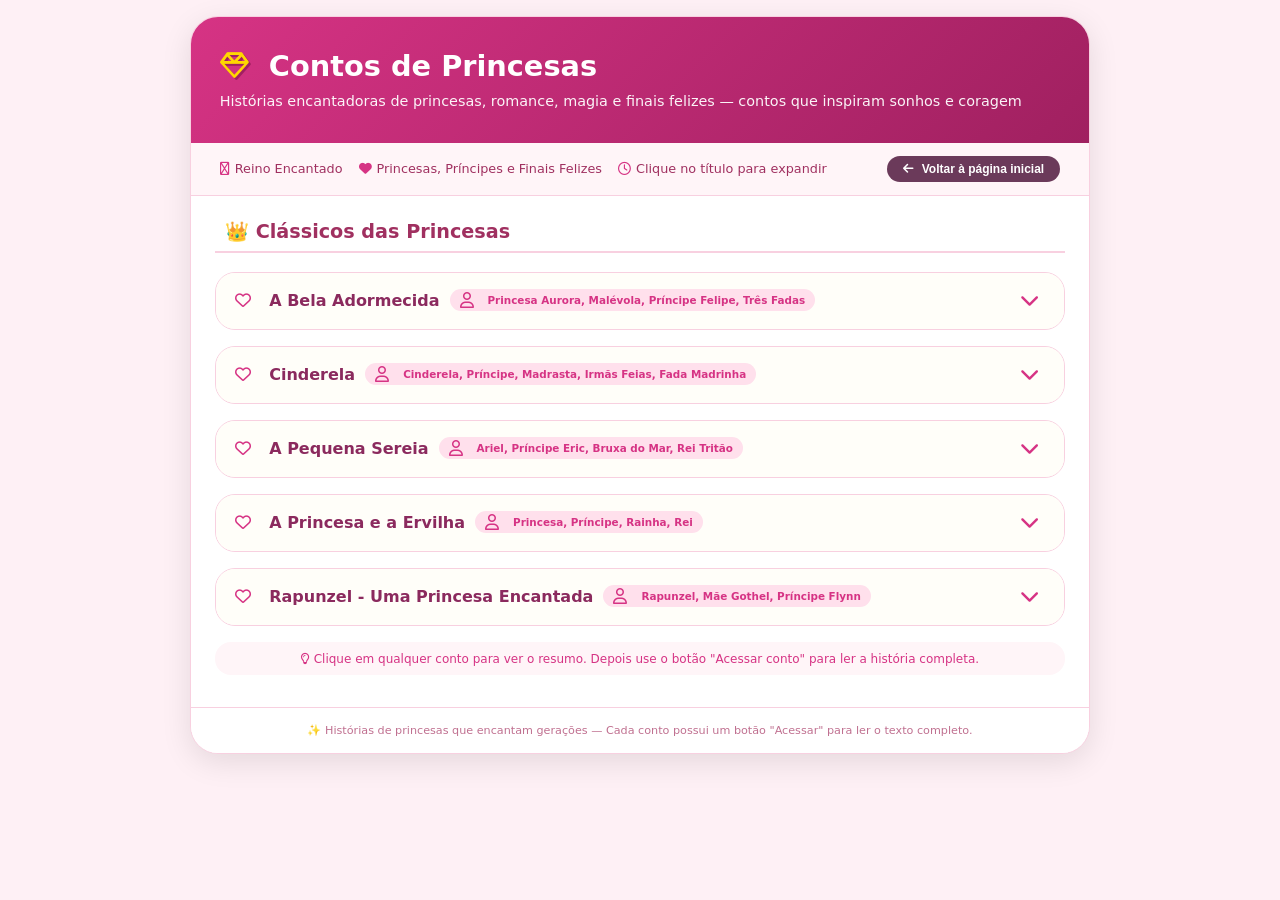
<file: contos_princesas.html>
<!DOCTYPE html>
<html lang="pt-br">
<head>
    <meta charset="UTF-8">
    <meta name="viewport" content="width=device-width, initial-scale=1.0, user-scalable=yes">
    <title>Contos de Princesas - Reino Encantado</title>
    <link rel="stylesheet" href="https://cdnjs.cloudflare.com/ajax/libs/font-awesome/6.4.0/css/all.min.css">
    <style>
        * {
            margin: 0;
            padding: 0;
            box-sizing: border-box;
        }

        body {
            background: #fef0f5;
            font-family: system-ui, -apple-system, 'Segoe UI', Roboto, sans-serif;
            padding: 1rem;
            min-height: 100vh;
        }

        .container {
            max-width: 900px;
            width: 100%;
            margin: 0 auto;
            background: #ffffff;
            border-radius: 28px;
            box-shadow: 0 8px 30px rgba(0, 0, 0, 0.1);
            overflow: hidden;
            border: 1px solid #f8d0e0;
        }

        .header {
            background: linear-gradient(135deg, #d63384 0%, #a02060 100%);
            padding: 2rem 1.8rem;
            text-align: left;
            color: white;
        }

        .header h1 {
            font-size: 1.8rem;
            font-weight: 700;
            margin-bottom: 0.5rem;
        }

        .header h1 i {
            color: #ffd700;
            margin-right: 10px;
            text-shadow: 2px 2px 0 #a02060;
        }

        .header p {
            font-size: 0.9rem;
            opacity: 0.95;
            line-height: 1.4;
        }

        .stats-bar {
            background: #fff5f8;
            padding: 0.8rem 1.8rem;
            display: flex;
            justify-content: space-between;
            align-items: center;
            border-bottom: 1px solid #f8d0e0;
            font-size: 0.8rem;
            color: #a03060;
            flex-wrap: wrap;
            gap: 0.8rem;
        }

        .stats-left {
            display: flex;
            flex-wrap: wrap;
            gap: 1rem;
            align-items: center;
        }

        .stats-left span {
            display: inline-flex;
            align-items: center;
            gap: 5px;
        }

        .stats-left i {
            color: #d63384;
        }

        .btn-voltar {
            background: #6b3a5a;
            color: white;
            border: none;
            padding: 6px 16px;
            border-radius: 40px;
            font-size: 0.75rem;
            font-weight: 600;
            cursor: pointer;
            display: inline-flex;
            align-items: center;
            gap: 8px;
            transition: all 0.2s;
            text-decoration: none;
        }

        .btn-voltar:hover {
            background: #4a2a3e;
            transform: scale(1.02);
        }

        .biblioteca-section {
            padding: 1.5rem;
        }

        .section-title {
            font-size: 1.2rem;
            font-weight: 600;
            color: #a03060;
            margin-bottom: 1.2rem;
            padding-bottom: 0.5rem;
            border-bottom: 2px solid #f8d0e0;
            display: flex;
            align-items: center;
            gap: 10px;
        }

        .section-title i {
            color: #d63384;
            font-size: 1.2rem;
        }

        /* CONTOS - ACORDEON */
        .conto-item {
            background: #fffef9;
            border: 1px solid #f8d0e0;
            border-radius: 20px;
            margin-bottom: 1rem;
            overflow: hidden;
            transition: all 0.2s;
        }

        .conto-header {
            display: flex;
            align-items: center;
            justify-content: space-between;
            padding: 1rem 1.2rem;
            cursor: pointer;
            background: #fffef9;
            transition: background 0.2s;
        }

        .conto-header:hover {
            background: #fff5f8;
        }

        .conto-info {
            flex: 1;
        }

        .conto-titulo {
            font-size: 1rem;
            font-weight: 700;
            color: #8b2a5e;
            display: flex;
            align-items: center;
            gap: 10px;
            flex-wrap: wrap;
        }

        .conto-titulo i {
            color: #d63384;
            font-size: 1rem;
            width: 24px;
        }

        .personagem-badge {
            background: #ffe0ec;
            color: #d63384;
            font-size: 0.65rem;
            padding: 3px 10px;
            border-radius: 30px;
            font-weight: 600;
            display: inline-flex;
            align-items: center;
            gap: 4px;
        }

        .expand-icon {
            color: #d63384;
            font-size: 1.2rem;
            transition: transform 0.3s;
            width: 30px;
            text-align: center;
        }

        .conto-detalhes {
            max-height: 0;
            overflow: hidden;
            transition: max-height 0.3s ease-out;
            background: #fffef9;
            border-top: 1px solid transparent;
        }

        .conto-item.expanded .conto-detalhes {
            max-height: 500px;
            transition: max-height 0.4s ease-in;
            border-top-color: #f8d0e0;
        }

        .conto-item.expanded .expand-icon i {
            transform: rotate(180deg);
        }

        .detalhes-content {
            padding: 1rem 1.2rem 1.2rem 1.8rem;
        }

        .resumo-texto {
            font-size: 0.85rem;
            color: #7a4a60;
            line-height: 1.5;
            margin-bottom: 1rem;
            background: #fffafc;
            padding: 0.8rem;
            border-radius: 16px;
            font-family: 'Georgia', serif;
        }

        .btn-acessar {
            background: #d63384;
            border: none;
            padding: 8px 22px;
            border-radius: 40px;
            font-size: 0.8rem;
            font-weight: 600;
            color: white;
            cursor: pointer;
            transition: all 0.2s;
            display: inline-flex;
            align-items: center;
            gap: 8px;
            margin-top: 0.2rem;
        }

        .btn-acessar:hover {
            background: #a02060;
            transform: scale(1.02);
        }

        .footer {
            text-align: center;
            padding: 1rem;
            border-top: 1px solid #f8d0e0;
            font-size: 0.7rem;
            color: #c07090;
            background: white;
        }

        .info-msg {
            margin: 1rem 0 0.5rem 0;
            padding: 0.6rem;
            background: #fff5f8;
            border-radius: 16px;
            font-size: 0.75rem;
            color: #d63384;
            text-align: center;
        }

        @media (max-width: 550px) {
            .header h1 { font-size: 1.4rem; }
            .conto-header { flex-wrap: wrap; }
            .detalhes-content { padding-left: 0.8rem; }
            .stats-bar { flex-direction: column; align-items: flex-start; }
            .btn-voltar { align-self: flex-start; }
        }
    </style>
</head>
<body>
<div class="container">
    <div class="header">
        <h1><i class="fa-regular fa-gem"></i> Contos de Princesas</h1>
        <p>Histórias encantadoras de princesas, romance, magia e finais felizes — contos que inspiram sonhos e coragem</p>
    </div>
    <div class="stats-bar">
        <div class="stats-left">
            <span><i class="fa-regular fa-crown"></i> Reino Encantado</span>
            <span><i class="fa-solid fa-heart"></i> Princesas, Príncipes e Finais Felizes</span>
            <span><i class="fa-regular fa-clock"></i> Clique no título para expandir</span>
        </div>
        <button class="btn-voltar" id="btnVoltarInicio">
            <i class="fa-solid fa-arrow-left"></i> Voltar à página inicial
        </button>
    </div>

    <div class="biblioteca-section">
        <div class="section-title">
            <i class="fa-solid fa-rings-wedding"></i>
            <span>👑 Clássicos das Princesas</span>
        </div>

        <div id="contosContainer">
            <!-- Os contos serão inseridos dinamicamente -->
        </div>
        <div class="info-msg">
            <i class="fa-regular fa-lightbulb"></i> Clique em qualquer conto para ver o resumo. Depois use o botão "Acessar conto" para ler a história completa.
        </div>
    </div>
    <div class="footer">
        <p>✨ Histórias de princesas que encantam gerações — Cada conto possui um botão "Acessar" para ler o texto completo.</p>
    </div>
</div>

<script>
    // ==================== CONTOS DE PRINCESAS ====================
    const contos = [
        {
            id: 1,
            titulo: "A Bela Adormecida",
            personagens: "Princesa Aurora, Malévola, Príncipe Felipe, Três Fadas",
            resumo: "Uma princesa chamada Aurora é amaldiçoada pela fada malvada Malévola: ao completar 16 anos, furará o dedo em um fuso de tear e morrerá. Uma fada boa ameniza a maldição: ela não morrerá, mas cairá em um sono profundo que só poderá ser quebrado pelo beijo do verdadeiro amor. Apesar de todos os cuidados, a maldição se cumpre. Cem anos depois, um príncipe corajoso enfrenta os obstáculos da floresta encantada e desperta a princesa com um beijo de amor verdadeiro.",
            textoCompleto: "Há muito, muito tempo, um rei e uma rainha tinham uma linda filha. Para celebrar seu nascimento, convidaram todas as fadas do reino. Cada fada ofereceu um dom: beleza, sabedoria, bondade. Porém, a fada má Malévola, não convidada, surgiu furiosa e lançou uma maldição: 'A princesa, ao completar 16 anos, furará o dedo em um fuso de tear e morrerá!'. O rei ficou desesperado, mas uma das fadas que ainda não tinha dado seu dom amenizou: 'Ela não morrerá, mas cairá em um sono profundo de cem anos, que só poderá ser quebrado pelo beijo do amor verdadeiro.' O rei ordenou que todos os fusos do reino fossem queimados. A princesa Aurora cresceu e se tornou uma bela moça. Em seu aniversário de 16 anos, enquanto explorava o castelo, encontrou uma velha senhora fiando em uma torre esquecida. A velha era Malévola disfarçada. Curiosa, Aurora tocou o fuso e furou o dedo. Imediatamente, caiu em um sono profundo. A maldição se espalhou por todo o castelo: rei, rainha, criados e até os animais adormeceram. Uma floresta de espinhos cresceu ao redor do castelo, impenetrável. Cem anos se passaram. Um príncipe chamado Felipe ouviu a lenda da princesa adormecida e decidiu resgatá-la. As três fadas boas o ajudaram, dando-lhe uma espada mágica e um escudo. Felipe enfrentou Malévola, que se transformou em um terrível dragão cuspindo fogo. Com coragem, o príncipe derrotou o dragão e atravessou a floresta de espinhos, que se abriu para ele. No topo da torre, encontrou Aurora deitada em um leito de ouro, tão bela quanto um anjo. Inclinando-se, deu-lhe um beijo. Os olhos da princesa se abriram, e ela sorriu. Todo o castelo despertou. Aurora e Felipe se casaram e viveram felizes para sempre."
        },
        {
            id: 2,
            titulo: "Cinderela",
            personagens: "Cinderela, Príncipe, Madrasta, Irmãs Feias, Fada Madrinha",
            resumo: "Uma jovem gentil e bondosa é maltratada pela madrasta e suas duas filhas após a morte de seu pai. Transformada em criada da própria casa, ela sonha em ir ao baile real. Com a ajuda de sua fada madrinha, ganha um vestido deslumbrante, sapatos de cristal e uma carruagem mágica. No baile, encanta o príncipe, mas precisa fugir à meia-noite quando a magia acaba. O príncipe a encontra através do sapatinho de cristal que ela perdeu, e eles se casam.",
            textoCompleto: "Era uma vez um homem rico que perdeu sua esposa e casou-se novamente com uma mulher orgulhosa e malvada que tinha duas filhas igualmente más. Sua própria filha, porém, continuava sendo a mais doce e bondosa de todas. Por ser obrigada a dormir nas cinzas da lareira, ganhou o apelido de Cinderela. Quando o pai morreu, a madrasta tratou Cinderela como criada, dando-lhe as piores tarefas. Um dia, chegou ao reino um convite: o príncipe daria um grande baile para escolher sua noiva. Todas as moças do reino foram convidadas. Cinderela, emocionada, pediu para ir, mas a madrasta a ridicularizou e jogou um saco de lentilhas na cinza, dizendo que só iria se as separasse. Cinderela, com a ajuda dos passarinhos, conseguiu. Mesmo assim, a madrasta a proibiu de ir. Enquanto as irmãs partiam para o baile, Cinderela chorou. De repente, sua fada madrinha apareceu. Com sua varinha mágica, transformou uma abóbora em carruagem, ratos em cavalos, um lagarto em cocheiro e os trapos de Cinderela em um vestido de ouro e prata com sapatos de cristal. 'Mas você precisa voltar antes da meia-noite, pois a magia se desfará', avisou a fada. No baile, assim que Cinderela entrou, todos ficaram maravilhados. O príncipe só dançou com ela a noite inteira. Quando o relógio começou a bater meia-noite, Cinderela fugiu apressada, perdendo um dos sapatos de cristal na escadaria. O príncipe, desesperado, declarou que se casaria com a moça cujo pé coubesse no sapatinho. Todas as moças do reino tentaram, mas nenhuma conseguiu. Na casa de Cinderela, as irmãs tentaram forçar o pé, cortando os dedos e o calcanhar, mas os passarinhos denunciaram o engano. Cinderela então pediu para experimentar. O sapato serviu perfeitamente. A fada madrinha apareceu e a vestiu novamente com seu vestido. Cinderela casou-se com o príncipe, e as irmãs más, por maldade, ficaram cegas ao final da cerimônia."
        },
        {
            id: 3,
            titulo: "A Pequena Sereia",
            personagens: "Ariel, Príncipe Eric, Bruxa do Mar, Rei Tritão",
            resumo: "Ariel, a mais nova filha do rei dos mares, se apaixona por um príncipe humano após salvá-lo de um naufrágio. Ela faz um pacto com a bruxa do mar: troca sua bela voz por pernas humanas. Para conquistar o amor do príncipe, ela precisa que ele a beije antes do pôr do sol do terceiro dia, ou se tornará escrava da bruxa. Ariel enfrenta grandes desafios para conquistar seu verdadeiro amor.",
            textoCompleto: "No fundo do mar, no magnífico reino de Atlântica, vivia o Rei Tritão com suas filhas, as sereias. A mais jovem e bela era Ariel, que vivia sonhando com o mundo dos humanos. Em seu aniversário de 15 anos, Ariel pôde subir à superfície pela primeira vez. Viu um navio onde se celebrava o aniversário do belo Príncipe Eric. De repente, uma terrível tempestade afundou o navio. Ariel salvou Eric de se afogar e o levou até a praia. Encantada, cantou para ele até que ele despertasse. O príncipe só viu um vulto da sereia, mas ouviu sua voz maravilhosa. Ariel, apaixonada, decidiu procurar a Bruxa do Mar, Úrsula. A bruxa propôs um pacto: daria pernas a Ariel em troca de sua bela voz. 'Você terá três dias para fazer o príncipe se apaixonar e lhe dar o beijo do amor verdadeiro. Se não conseguir, se tornará minha escrava para sempre', avisou Úrsula. Ariel aceitou. Na superfície, Eric encontrou Ariel, que não podia falar. Encantado por sua beleza, ele a levou ao castelo. Passaram dias felizes juntos, mas o beijo não vinha. No último dia, Úrsula, disfarçada de bela jovem chamada Vanessa, apareceu no castelo com a voz de Ariel. Eric, enfeitiçado, anunciou que se casaria com Vanessa. Desesperada, Ariel chorou. Suas amigas, os animais do mar, descobriram o engano e quebraram o colar mágico que guardava a voz de Ariel. A voz voltou para Ariel, e a bruxa foi exposta. O príncipe reconheceu Ariel como sua salvadora e correu para beijá-la. Porém, o sol já havia se posto. Úrsula cresceu, transformou-se em um monstro e arrastou Ariel para o mar. O Rei Tritão, para salvar a filha, ofereceu seu tridente em troca da liberdade de Ariel. Mas Eric, com um arpão, feriu mortalmente a bruxa. Com a morte de Úrsula, o pacto foi desfeito. Ariel recuperou sua voz. O Rei Tritão, vendo o verdadeiro amor entre Ariel e Eric, transformou a filha em humana de vez. Ariel e Eric se casaram e viveram felizes no castelo à beira-mar."
        },
        {
            id: 4,
            titulo: "A Princesa e a Ervilha",
            personagens: "Princesa, Príncipe, Rainha, Rei",
            resumo: "Um príncipe deseja casar-se com uma princesa verdadeira, mas não consegue encontrar nenhuma que seja de fato autêntica. Em uma noite tempestuosa, uma jovem bate às portas do castelo, molhada e desgrenhada, afirmando ser uma princesa. Para testá-la, a rainha coloca uma ervilha sob vinte colchões e vinte edredons. Na manhã seguinte, a moça reclama de ter dormido terrivelmente por sentir algo duro na cama. Apenas uma princesa de verdade teria a pele tão sensível. O príncipe então se casa com ela.",
            textoCompleto: "Era uma vez um príncipe que queria se casar com uma princesa, mas uma princesa de verdade. Ele viajou o mundo inteiro à procura de uma, mas encontrou muitas falsas. Voltou para o castelo muito triste. Uma noite, caiu uma tempestade terrível. Raios cortavam o céu e a chuva caía em torrentes. De repente, bateram à porta do castelo. O rei foi abrir. Do lado de fora, estava uma jovem toda molhada, com a água escorrendo pelos cabelos e vestidos. Ela disse que era uma princesa de verdade. Veremos isso, pensou a rainha. Sem dizer uma palavra, foi até o quarto de hóspedes, tirou todos os colchões e edredons da cama e colocou uma pequena ervilha no fundo. Depois, empilhou vinte colchões e vinte edredons de penas sobre a ervilha. A moça dormiu naquela cama. Na manhã seguinte, perguntaram-lhe como havia dormido. Ah, terrivelmente mal!, respondeu a princesa. Quase não fechei os olhos a noite inteira. Havia algo duro na cama que me deixou toda roxa. Agora todos sabiam que ela era uma princesa de verdade, pois só uma princesa de verdade poderia sentir uma ervilha através de vinte colchões e vinte edredons. O príncipe casou-se com ela, e a ervilha foi enviada para um museu, onde pode ser vista até hoje, a não ser que alguém a tenha levado."
        },
        {
            id: 5,
            titulo: "Rapunzel - Uma Princesa Encantada",
            personagens: "Rapunzel, Mãe Gothel, Príncipe Flynn",
            resumo: "Rapunzel, uma princesa com cabelos mágicos e dourados que se estendem por mais de vinte metros, é mantida presa em uma torre alta por uma bruxa chamada Mãe Gothel, que usa seus cabelos para se manter jovem. A princesa sonha em ver as luzes flutuantes que aparecem em seu aniversário. Um dia, um ladrão chamado Flynn Rider invade a torre, e Rapunzel o faz levá-la para ver as luzes. Juntos, eles descobrem a verdade sobre o passado da princesa e enfrentam a bruxa.",
            textoCompleto: "Há muito tempo, uma gota de sol caiu na Terra e floresceu em uma flor mágica que curava doenças e revertia o envelhecimento. Uma velha chamada Mãe Gothel a escondeu e usou seu poder por séculos. Quando a rainha do reino ficou doente durante a gravidez, o rei ordenou que encontrassem a flor. A rainha a consumiu e deu à luz uma linda princesa de cabelos dourados mágicos. Ao cortar os cabelos, eles perdiam o poder, mas enquanto cantassem, o cabelo brilhava e curava. Mãe Gothel, desesperada, sequestrou a princesa, a quem chamou de Rapunzel, e a trancou em uma torre escondida na floresta. Todos os anos, no aniversário de Rapunzel, o rei e a rainha soltavam lanternas flutuantes no céu, na esperança de que um dia ela voltasse. Rapunzel, agora com 18 anos, sonhava em ver as luzes. Em seu aniversário, um ladrão chamado Flynn Rider, fugindo dos guardas, subiu na torre. Rapunzel o surpreendeu e o amarrou com seu cabelo. Propôs um acordo: ele a levaria para ver as luzes flutuantes e, em troca, ela devolveria a coroa que ele havia roubado. Flynn aceitou. Durante a jornada, eles visitaram a taverna dos bandidos, que se revelaram admiradores secretos de Flynn, e atravessaram uma barragem perigosa. Mãe Gothel, disfarçada, tentou separá-los, mas falhou. Rapunzel e Flynn se apaixonaram. Ao ver as lanternas flutuantes, Rapunzel cantou e seus cabelos brilharam. Mãe Gothel, furiosa, capturou Flynn e o esfaqueou. Rapunzel concordou em ir com ela para sempre em troca da vida de Flynn. Porém, antes que pudesse ir, Flynn cortou os cabelos de Rapunzel com um caco de espelho. Os cabelos perderam o poder, Mãe Gothel envelheceu e se desfez em pó. Flynn caiu morto. As lágrimas de Rapunzel, que ainda continham magia, caíram em seus olhos e o trouxeram de volta à vida. Rapunzel voltou ao castelo, reencontrou seus pais verdadeiros e se casou com Flynn."
        }
    ];

    function escapeHTML(str) {
        if (!str) return '';
        return str.replace(/[&<>]/g, function(m) {
            if (m === '&') return '&amp;';
            if (m === '<') return '&lt;';
            if (m === '>') return '&gt;';
            return m;
        });
    }

    // Renderizar todos os contos
    function renderizarContos() {
        const container = document.getElementById('contosContainer');
        if (!container) return;
        container.innerHTML = '';

        contos.forEach(conto => {
            const contoDiv = document.createElement('div');
            contoDiv.className = 'conto-item';
            contoDiv.dataset.id = conto.id;

            const header = document.createElement('div');
            header.className = 'conto-header';
            header.innerHTML = `
                <div class="conto-info">
                    <div class="conto-titulo">
                        <i class="fa-regular fa-heart"></i> ${escapeHTML(conto.titulo)}
                        <span class="personagem-badge"><i class="fa-regular fa-user"></i> ${escapeHTML(conto.personagens)}</span>
                    </div>
                </div>
                <div class="expand-icon">
                    <i class="fa-solid fa-chevron-down"></i>
                </div>
            `;

            const detalhesDiv = document.createElement('div');
            detalhesDiv.className = 'conto-detalhes';
            detalhesDiv.innerHTML = `
                <div class="detalhes-content">
                    <div class="resumo-texto">
                        <i class="fa-regular fa-message" style="margin-right:6px; color:#d63384;"></i> 
                        ${escapeHTML(conto.resumo).replace(/\n/g, '<br>')}
                    </div>
                    <button class="btn-acessar" data-id="${conto.id}">
                        <i class="fa-solid fa-crown"></i> Acessar conto completo
                    </button>
                </div>
            `;

            contoDiv.appendChild(header);
            contoDiv.appendChild(detalhesDiv);
            container.appendChild(contoDiv);

            header.addEventListener('click', (e) => {
                if (e.target.closest('.btn-acessar')) return;
                contoDiv.classList.toggle('expanded');
            });

            const btnAcessar = detalhesDiv.querySelector('.btn-acessar');
            btnAcessar.addEventListener('click', (e) => {
                e.stopPropagation();
                const contoId = parseInt(btnAcessar.dataset.id);
                const contoSelecionado = contos.find(c => c.id === contoId);
                if (contoSelecionado && contoSelecionado.textoCompleto) {
                    exibirContoCompleto(contoSelecionado.titulo, contoSelecionado.textoCompleto);
                } else {
                    alert("Conteúdo completo ainda não disponível para este conto.");
                }
            });
        });
    }

    // Função para exibir o conto completo em um modal
    function exibirContoCompleto(titulo, textoCompleto) {
        const overlay = document.createElement('div');
        overlay.style.position = 'fixed';
        overlay.style.top = '0';
        overlay.style.left = '0';
        overlay.style.width = '100%';
        overlay.style.height = '100%';
        overlay.style.backgroundColor = 'rgba(0,0,0,0.7)';
        overlay.style.display = 'flex';
        overlay.style.alignItems = 'center';
        overlay.style.justifyContent = 'center';
        overlay.style.zIndex = '2000';
        overlay.style.padding = '1rem';
        overlay.style.backdropFilter = 'blur(3px)';

        const modalCard = document.createElement('div');
        modalCard.style.maxWidth = '700px';
        modalCard.style.width = '100%';
        modalCard.style.maxHeight = '85vh';
        modalCard.style.backgroundColor = 'white';
        modalCard.style.borderRadius = '28px';
        modalCard.style.overflow = 'hidden';
        modalCard.style.display = 'flex';
        modalCard.style.flexDirection = 'column';
        modalCard.style.boxShadow = '0 20px 40px rgba(0,0,0,0.2)';
        modalCard.style.fontFamily = 'system-ui, -apple-system, "Segoe UI", Roboto, sans-serif';

        const modalHeader = document.createElement('div');
        modalHeader.style.background = 'linear-gradient(135deg, #d63384 0%, #a02060 100%)';
        modalHeader.style.color = 'white';
        modalHeader.style.padding = '1.2rem 1.5rem';
        modalHeader.style.display = 'flex';
        modalHeader.style.justifyContent = 'space-between';
        modalHeader.style.alignItems = 'center';
        modalHeader.innerHTML = `
            <h2 style="font-size:1.2rem; margin:0; display:flex; gap:8px;"><i class="fa-regular fa-gem"></i> ${escapeHTML(titulo)}</h2>
            <button id="closeModalBtn" style="background:transparent; border:none; color:white; font-size:1.5rem; cursor:pointer;"><i class="fa-solid fa-xmark"></i></button>
        `;

        const modalBody = document.createElement('div');
        modalBody.style.padding = '1.5rem';
        modalBody.style.overflowY = 'auto';
        modalBody.style.flex = '1';
        modalBody.style.fontFamily = 'Georgia, serif';
        modalBody.style.fontSize = '1rem';
        modalBody.style.lineHeight = '1.7';
        modalBody.style.color = '#2c3e2f';
        modalBody.style.textAlign = 'justify';
        modalBody.innerHTML = escapeHTML(textoCompleto).replace(/\n/g, '<br><br>');

        const modalFooter = document.createElement('div');
        modalFooter.style.padding = '0.8rem 1.5rem';
        modalFooter.style.borderTop = '1px solid #f8d0e0';
        modalFooter.style.fontSize = '0.7rem';
        modalFooter.style.color = '#c07090';
        modalFooter.style.textAlign = 'center';
        modalFooter.innerHTML = '✨ Leia em voz alta com o recurso do seu navegador (menu → "Ler em voz alta")';

        modalCard.appendChild(modalHeader);
        modalCard.appendChild(modalBody);
        modalCard.appendChild(modalFooter);
        overlay.appendChild(modalCard);
        document.body.appendChild(overlay);

        const closeBtn = modalHeader.querySelector('#closeModalBtn');
        closeBtn.addEventListener('click', () => {
            document.body.removeChild(overlay);
        });
        overlay.addEventListener('click', (e) => {
            if (e.target === overlay) document.body.removeChild(overlay);
        });
    }

    // Botão voltar à página inicial
    function setupVoltarButton() {
        const btnVoltar = document.getElementById('btnVoltarInicio');
        if (btnVoltar) {
            btnVoltar.addEventListener('click', () => {
                window.location.href = 'index.html';
            });
        }
    }

    // Inicialização
    renderizarContos();
    setupVoltarButton();
</script>
</body>
</html>
</file>
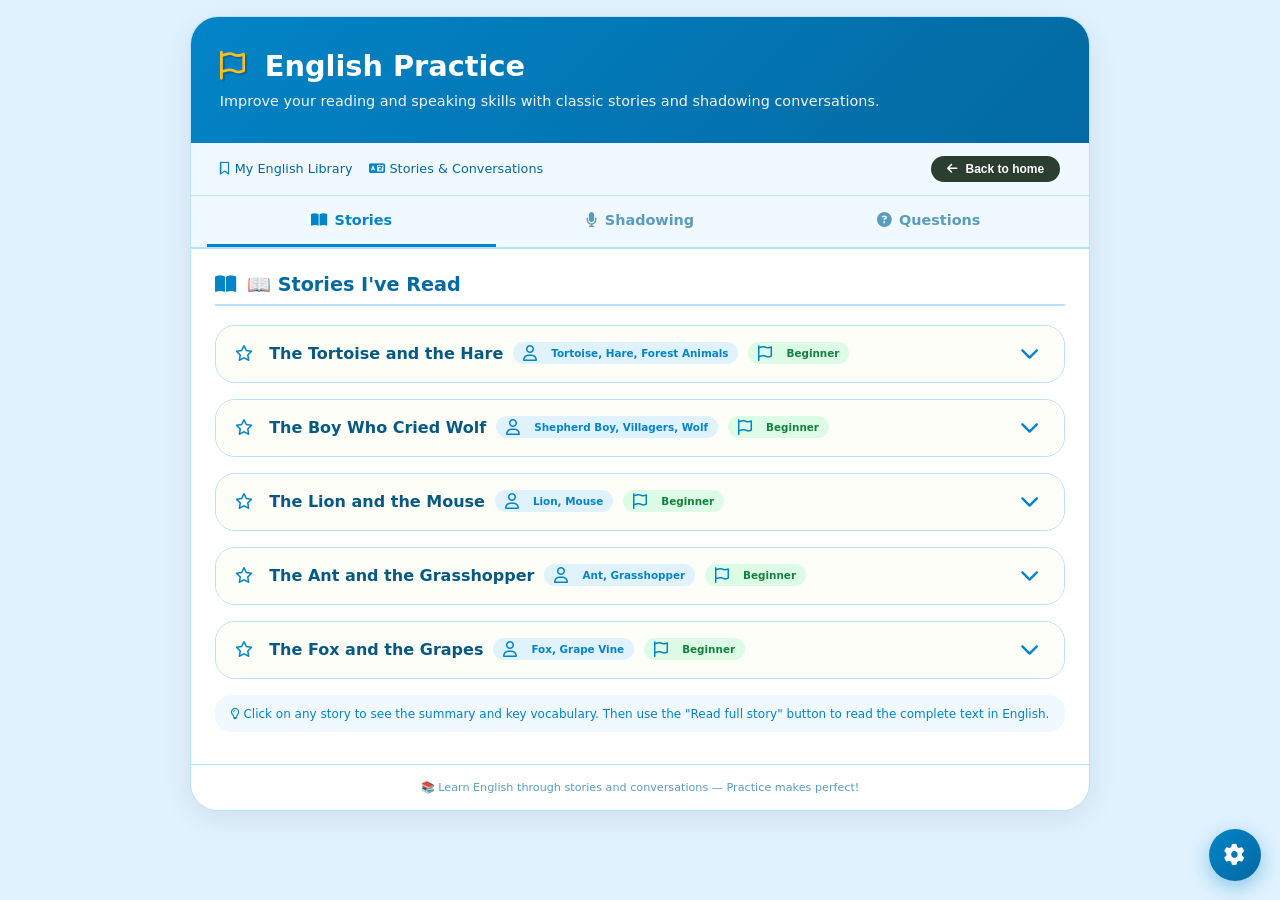
<file: english_conversation.html>
<!DOCTYPE html>
<html lang="pt-br">
<head>
    <meta charset="UTF-8">
    <meta name="viewport" content="width=device-width, initial-scale=1.0, user-scalable=yes">
    <title>English Practice - Stories & Shadowing</title>
    <link rel="stylesheet" href="https://cdnjs.cloudflare.com/ajax/libs/font-awesome/6.4.0/css/all.min.css">
    <link rel="stylesheet" href="style.css">
    <link rel="stylesheet" href="stories.css">
    <link rel="stylesheet" href="shadowing.css">
    <link rel="stylesheet" href="questions.css">
</head>
<body>
<div class="container">
    <div class="header">
        <h1><i class="fa-regular fa-flag"></i> English Practice</h1>
        <p>Improve your reading and speaking skills with classic stories and shadowing conversations.</p>
    </div>

    <div class="stats-bar">
        <div class="stats-left">
            <span><i class="fa-regular fa-bookmark"></i> My English Library</span>
            <span><i class="fa-solid fa-language"></i> Stories & Conversations</span>
            <span id="streakIndicator" class="streak-indicator" style="display:none;">
                <i class="fa-solid fa-fire"></i> <span id="streakText">0 praticados hoje</span>
            </span>
        </div>
        <button class="btn-voltar" id="btnVoltarInicio">
            <i class="fa-solid fa-arrow-left"></i> Back to home
        </button>
    </div>

    <!-- Tabs -->
    <div class="tabs">
        <button class="tab-btn active" data-tab="stories">
            <i class="fa-solid fa-book-open"></i> Stories
        </button>
        <button class="tab-btn" data-tab="shadowing">
            <i class="fa-solid fa-microphone"></i> Shadowing
        </button>
        <button class="tab-btn" data-tab="questions">
            <i class="fa-solid fa-circle-question"></i> Questions
        </button>
    </div>

    <!-- Stories Section -->
    <div class="biblioteca-section tab-content active" id="stories-tab">
        <div class="section-title">
            <i class="fa-solid fa-book-open"></i>
            <span>📖 Stories I've Read</span>
        </div>
        <div id="contosContainer"></div>
        <div class="info-msg">
            <i class="fa-regular fa-lightbulb"></i> Click on any story to see the summary and key vocabulary. Then use the "Read full story" button to read the complete text in English.
        </div>
    </div>

    <!-- Shadowing Section -->
    <div class="biblioteca-section tab-content" id="shadowing-tab">
        <div class="section-title">
            <i class="fa-solid fa-microphone"></i>
            <span>🎤 Shadowing Practice</span>
        </div>

        <!-- Barra de configurações de áudio -->
        <div class="audio-settings-bar">
            <div class="setting-group">
                <label><i class="fa-solid fa-gauge-high"></i> Velocidade:</label>
                <div class="speed-selector" id="speedSelector">
                    <button class="speed-btn" data-speed="0.5">0.5x <small>iniciante</small></button>
                    <button class="speed-btn active" data-speed="0.8">0.8x <small>intermediário</small></button>
                    <button class="speed-btn" data-speed="1.0">1.0x <small>nativo</small></button>
                </div>
            </div>
            <div class="setting-group">
                <label><i class="fa-solid fa-user-tie"></i> Voz:</label>
                <div class="voice-selector" id="voiceSelector">
                    <button class="voice-btn" data-voice="female" title="Voz feminina">
                        <i class="fa-solid fa-person-dress"></i> <span>Feminina</span>
                    </button>
                    <button class="voice-btn active" data-voice="male" title="Voz masculina">
                        <i class="fa-solid fa-person"></i> <span>Masculina</span>
                    </button>
                </div>
            </div>
            <div class="setting-group">
                <label><i class="fa-solid fa-language"></i> Tradução:</label>
                <button class="toggle-btn" id="toggleTranslation" title="Mostrar/ocultar tradução">
                    <i class="fa-solid fa-eye-slash"></i> <span>Oculta</span>
                </button>
            </div>
            <div class="setting-group">
                <label><i class="fa-solid fa-link"></i> Connected Speech:</label>
                <button class="toggle-btn active" id="toggleConnected" title="Mostrar/ocultar sons conectados">
                    <i class="fa-solid fa-eye"></i> <span>Visível</span>
                </button>
            </div>
        </div>

        <div class="info-msg" style="margin-bottom: 1.2rem;">
            <i class="fa-regular fa-lightbulb"></i> 
            <strong>How to practice shadowing:</strong> 1) Listen to the audio (or read the text aloud). 
            2) Repeat immediately after each sentence, imitating the rhythm, intonation, and pronunciation. 
            3) Use <strong>🔁 Repeat Line</strong> 5-10x on difficult phrases to build muscle memory.
        </div>
        <div id="conversationsContainer"></div>
    </div>

    <!-- Questions Section -->
    <div class="biblioteca-section tab-content" id="questions-tab">
        <div class="section-title">
            <i class="fa-solid fa-circle-question"></i>
            <span>🧠 Questions to Activate Your Brain</span>
        </div>
        <div class="info-msg" style="margin-bottom: 1.2rem;">
            <i class="fa-regular fa-lightbulb"></i>
            <strong>How to practice:</strong> 1) Read the question in English.
            2) Think about your answer for a few seconds.
            3) Say it out loud in English — don't worry about mistakes!
            4) Then click "Show Sample Answer" to compare.
        </div>
        <div class="questions-toolbar">
    <div class="questions-toolbar-left">
        <button class="qt-btn" id="btnSelectAll" title="Selecionar todas">
            <i class="fa-solid fa-check-double"></i> Selecionar todas
        </button>
        <button class="qt-btn" id="btnClearSelection" title="Limpar seleção">
            <i class="fa-solid fa-xmark"></i> Limpar
        </button>
        <span class="qt-counter" id="selectionCounter">
            <i class="fa-solid fa-list-check"></i> 0 selecionadas
        </span>
    </div>
        <div class="questions-toolbar-right">
            <button class="qt-btn qt-btn-play" id="btnPlaySelected" disabled>
                <i class="fa-solid fa-play"></i> Ouvir selecionadas
            </button>
            <button class="qt-btn qt-btn-stop" id="btnStopSelected" style="display:none;">
                <i class="fa-solid fa-stop"></i> Parar
            </button>
        </div>
    </div>
        <div id="questionsContainer"></div>
    </div>

    <div class="footer">
        <p>📚 Learn English through stories and conversations — Practice makes perfect!</p>
    </div>
</div>

<!-- ⚙️ FONT SIZE CONTROL PANEL -->
<button class="font-toggle-btn" id="fontToggleBtn" title="Adjust font size" aria-label="Adjust font size">
    <i class="fa-solid fa-gear"></i>
</button>

<div class="font-panel" id="fontPanel" aria-hidden="true">
    <div class="font-panel-header">
        <span><i class="fa-solid fa-text-height"></i> Text Size</span>
        <button class="font-panel-close" id="fontPanelClose" aria-label="Close">
            <i class="fa-solid fa-xmark"></i>
        </button>
    </div>

    <div class="font-panel-body">
        <div class="font-value-display">
            <span id="fontValueLabel">100%</span>
            <span class="font-value-hint">Dialogue & Story text</span>
        </div>

        <div class="font-controls">
            <button class="font-btn" id="fontDecrease" title="Decrease">
                <i class="fa-solid fa-minus"></i> A
            </button>
            <button class="font-btn font-btn-reset" id="fontReset" title="Reset to default">
                <i class="fa-solid fa-rotate-left"></i>
            </button>
            <button class="font-btn" id="fontIncrease" title="Increase">
                A <i class="fa-solid fa-plus"></i>
            </button>
        </div>

        <div class="font-slider-wrap">
            <input type="range" id="fontSlider" min="70" max="180" step="5" value="100" aria-label="Font size slider">
            <div class="font-slider-marks">
                <span>70%</span>
                <span>100%</span>
                <span>180%</span>
            </div>
        </div>

        <div class="font-preview">
            <span class="font-preview-label">Preview:</span>
            <p class="font-preview-text">Hi! How are you today?</p>
        </div>
    </div>
</div>

<script src="script.js"></script>
</body>
</html>
</file>
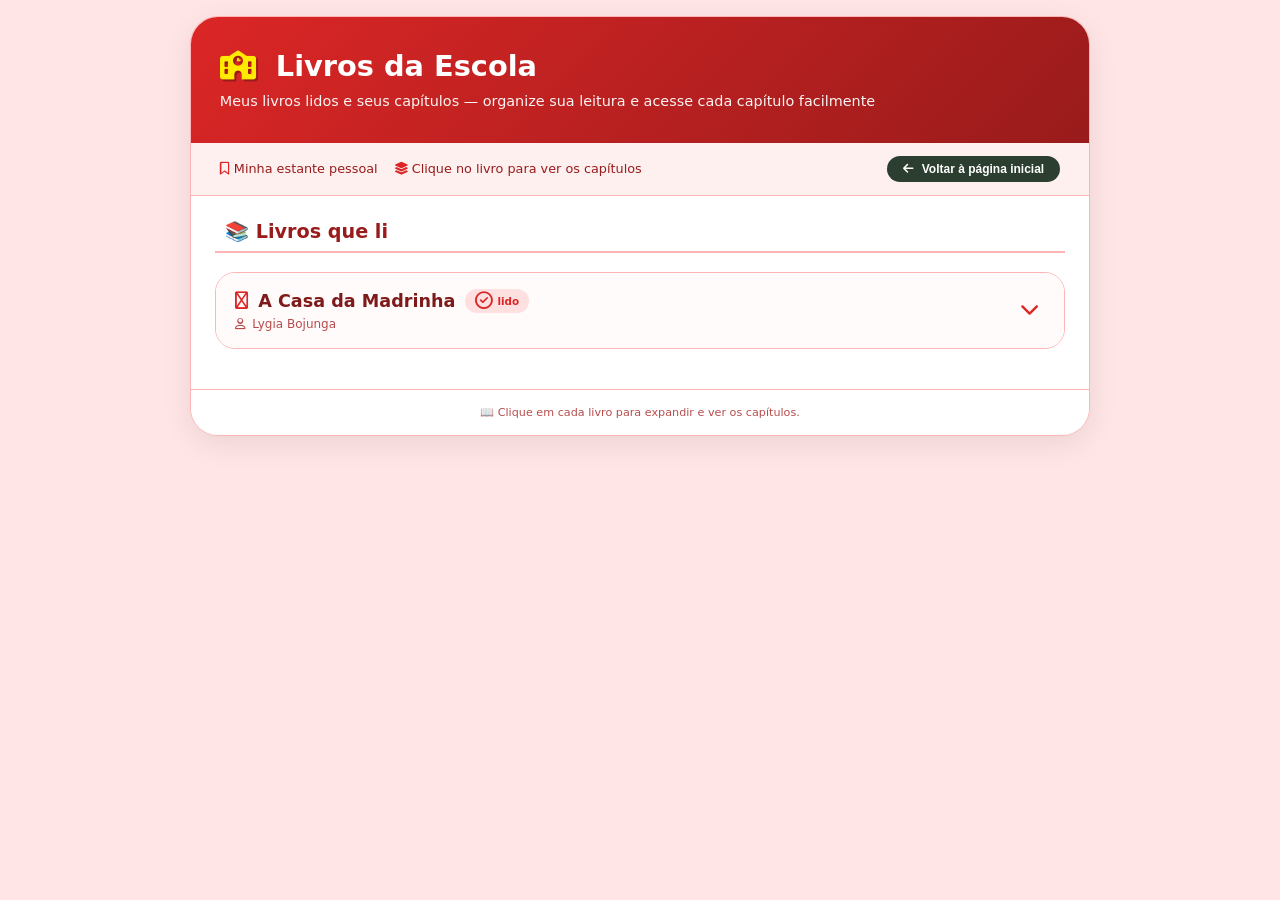
<file: livros_escola.html>
<!DOCTYPE html>
<html lang="pt-br">
<head>
    <meta charset="UTF-8">
    <meta name="viewport" content="width=device-width, initial-scale=1.0, user-scalable=yes">
    <title>Livros da Escola - Meus Livros e Capítulos</title>
    <link rel="stylesheet" href="https://cdnjs.cloudflare.com/ajax/libs/font-awesome/6.4.0/css/all.min.css">
    <style>
* {
    margin: 0;
    padding: 0;
    box-sizing: border-box;
}

body {
    background: #ffe5e5;
    font-family: system-ui, -apple-system, 'Segoe UI', Roboto, sans-serif;
    padding: 1rem;
    min-height: 100vh;
}

.container {
    max-width: 900px;
    width: 100%;
    margin: 0 auto;
    background: white;
    border-radius: 28px;
    box-shadow: 0 8px 30px rgba(0, 0, 0, 0.08);
    overflow: hidden;
    border: 1px solid #ffb5b5;
}

.header {
    background: linear-gradient(135deg, #dc2626 0%, #991b1b 100%);
    padding: 2rem 1.8rem;
    text-align: left;
    color: white;
}

.header h1 {
    font-size: 1.8rem;
    font-weight: 700;
    margin-bottom: 0.5rem;
}

.header h1 i {
    color: #ffea00;
    margin-right: 10px;
    text-shadow: 2px 2px 0 #991b1b;
}

.header p {
    font-size: 0.9rem;
    opacity: 0.95;
    line-height: 1.4;
}

.stats-bar {
    background: #fff0f0;
    padding: 0.8rem 1.8rem;
    display: flex;
    justify-content: space-between;
    align-items: center;
    border-bottom: 1px solid #ffb5b5;
    font-size: 0.8rem;
    color: #991b1b;
    flex-wrap: wrap;
    gap: 0.8rem;
}

.stats-left {
    display: flex;
    gap: 1rem;
    flex-wrap: wrap;
}

.stats-left i {
    color: #dc2626;
}

.btn-voltar {
    background: #2c3e2f;
    color: white;
    border: none;
    padding: 6px 16px;
    border-radius: 40px;
    font-size: 0.75rem;
    font-weight: 600;
    cursor: pointer;
    display: inline-flex;
    align-items: center;
    gap: 8px;
    transition: all 0.2s;
    text-decoration: none;
}

.btn-voltar:hover {
    background: #1f2c21;
    transform: scale(1.02);
}

.biblioteca-section {
    padding: 1.5rem;
}

.section-title {
    font-size: 1.2rem;
    font-weight: 600;
    color: #991b1b;
    margin-bottom: 1.2rem;
    padding-bottom: 0.5rem;
    border-bottom: 2px solid #ffb5b5;
    display: flex;
    align-items: center;
    gap: 10px;
}

.section-title i {
    color: #dc2626;
    font-size: 1.2rem;
}

/* LIVROS - ACORDEON/EXPANSÍVEL */
.livro-item {
    background: #fffbfb;
    border: 1px solid #ffb5b5;
    border-radius: 20px;
    margin-bottom: 1rem;
    overflow: hidden;
    transition: all 0.2s;
}

.livro-header {
    display: flex;
    align-items: center;
    justify-content: space-between;
    padding: 1rem 1.2rem;
    cursor: pointer;
    background: #fffbfb;
    transition: background 0.2s;
}

.livro-header:hover {
    background: #fff0f0;
}

.livro-info {
    flex: 1;
}

.livro-titulo {
    font-size: 1.1rem;
    font-weight: 700;
    color: #7f1a1a;
    display: flex;
    align-items: center;
    gap: 10px;
    flex-wrap: wrap;
}

.livro-titulo i {
    color: #dc2626;
    font-size: 1.1rem;
}

.livro-autor {
    font-size: 0.75rem;
    color: #b84c4c;
    margin-top: 4px;
    display: flex;
    align-items: center;
    gap: 6px;
}

.badge-lido {
    background: #ffe0e0;
    color: #dc2626;
    font-size: 0.65rem;
    padding: 3px 10px;
    border-radius: 30px;
    font-weight: 600;
    display: inline-flex;
    align-items: center;
    gap: 4px;
}

.expand-icon {
    color: #dc2626;
    font-size: 1.2rem;
    transition: transform 0.3s;
    width: 30px;
    text-align: center;
}

.livro-capitulos {
    max-height: 0;
    overflow: hidden;
    transition: max-height 0.3s ease-out;
    background: #fffbfb;
    border-top: 1px solid transparent;
}

.livro-item.expanded .livro-capitulos {
    max-height: 800px;
    transition: max-height 0.4s ease-in;
    border-top-color: #ffb5b5;
}

.livro-item.expanded .expand-icon i {
    transform: rotate(180deg);
}

.capitulos-list {
    padding: 1rem 1.2rem 1.2rem 2rem;
}

.capitulo-item {
    display: flex;
    align-items: center;
    justify-content: space-between;
    padding: 0.7rem 0.5rem 0.7rem 0;
    border-bottom: 1px dashed #ffc4c4;
    flex-wrap: wrap;
    gap: 0.8rem;
}

.capitulo-item:last-child {
    border-bottom: none;
}

.capitulo-nome {
    font-size: 0.9rem;
    color: #7f1a1a;
    display: flex;
    align-items: center;
    gap: 10px;
    flex: 1;
}

.capitulo-nome i {
    color: #dc2626;
    font-size: 0.8rem;
    width: 20px;
}

.btn-capitulo {
    background: #dc2626;
    border: none;
    padding: 6px 16px;
    border-radius: 30px;
    font-size: 0.7rem;
    font-weight: 600;
    color: white;
    cursor: pointer;
    transition: all 0.2s;
    display: inline-flex;
    align-items: center;
    gap: 6px;
}

.btn-capitulo:hover {
    background: #b91c1c;
    transform: scale(1.02);
}

.empty-capitulos {
    color: #b84c4c;
    font-size: 0.8rem;
    padding: 0.8rem 0;
    text-align: center;
    font-style: italic;
}

/* Modal para leitura do capítulo */
.modal-overlay {
    display: none;
    position: fixed;
    top: 0;
    left: 0;
    width: 100%;
    height: 100%;
    background: rgba(0,0,0,0.6);
    z-index: 1000;
    align-items: center;
    justify-content: center;
    padding: 1rem;
}

.modal-overlay.active {
    display: flex;
}

.modal-box {
    background: white;
    max-width: 750px;
    width: 100%;
    max-height: 85vh;
    border-radius: 24px;
    overflow: hidden;
    box-shadow: 0 20px 60px rgba(0,0,0,0.3);
    display: flex;
    flex-direction: column;
}

.modal-header {
    background: linear-gradient(135deg, #dc2626 0%, #991b1b 100%);
    padding: 1.2rem 1.8rem;
    color: white;
    display: flex;
    justify-content: space-between;
    align-items: center;
    flex-shrink: 0;
}

.modal-header h3 {
    font-size: 1.1rem;
    font-weight: 600;
}

.modal-header .btn-fechar-modal {
    background: rgba(255,255,255,0.2);
    border: none;
    color: white;
    width: 36px;
    height: 36px;
    border-radius: 50%;
    font-size: 1.2rem;
    cursor: pointer;
    transition: background 0.2s;
    display: flex;
    align-items: center;
    justify-content: center;
}

.modal-header .btn-fechar-modal:hover {
    background: rgba(255,255,255,0.35);
}

.modal-body {
    padding: 1.8rem;
    overflow-y: auto;
    flex: 1;
    font-family: 'Georgia', serif;
    font-size: 0.95rem;
    line-height: 1.8;
    color: #2c3e2f;
    text-align: justify;
}

.modal-body p {
    margin-bottom: 0.8rem;
}

.modal-body .previa-label {
    font-size: 0.75rem;
    color: #b84c4c;
    background: #fff0f0;
    padding: 4px 12px;
    border-radius: 20px;
    display: inline-block;
    margin-bottom: 1rem;
    font-family: system-ui, sans-serif;
}

.footer {
    text-align: center;
    padding: 1rem;
    border-top: 1px solid #ffb5b5;
    font-size: 0.7rem;
    color: #b84c4c;
    background: white;
}

@media (max-width: 550px) {
    .header h1 { font-size: 1.4rem; }
    .livro-header { flex-wrap: wrap; }
    .capitulo-item { flex-direction: column; align-items: flex-start; }
    .btn-capitulo { width: 100%; justify-content: center; }
    .stats-bar { flex-direction: column; align-items: stretch; }
    .btn-voltar { justify-content: center; }
    .modal-box { max-height: 95vh; }
    .modal-body { padding: 1.2rem; font-size: 0.9rem; }
}
    </style>
</head>
<body>
<div class="container">
    <div class="header">
        <h1><i class="fa-solid fa-school"></i> Livros da Escola</h1>
        <p>Meus livros lidos e seus capítulos — organize sua leitura e acesse cada capítulo facilmente</p>
    </div>
    <div class="stats-bar">
        <div class="stats-left">
            <span><i class="fa-regular fa-bookmark"></i> Minha estante pessoal</span>
            <span><i class="fa-solid fa-layer-group"></i> Clique no livro para ver os capítulos</span>
        </div>
        <button class="btn-voltar" id="btnVoltarInicio">
            <i class="fa-solid fa-arrow-left"></i> Voltar à página inicial
        </button>
    </div>

    <div class="biblioteca-section">
        <div class="section-title">
            <i class="fa-solid fa-books"></i>
            <span>📚 Livros que li</span>
        </div>

        <div id="livrosContainer">
            <!-- Os livros serão inseridos dinamicamente -->
        </div>
    </div>
    <div class="footer">
        <p>📖 Clique em cada livro para expandir e ver os capítulos.</p>
    </div>
</div>

<!-- Modal de Leitura -->
<div class="modal-overlay" id="modalLeitura">
    <div class="modal-box">
        <div class="modal-header">
            <h3 id="modalTitulo">Capítulo</h3>
            <button class="btn-fechar-modal" id="btnFecharModal">&times;</button>
        </div>
        <div class="modal-body" id="modalBody">
            <span class="previa-label"><i class="fa-regular fa-eye"></i> Prévia do capítulo</span>
            <div id="modalConteudo"></div>
            <p style="margin-top: 1.5rem; font-size: 0.8rem; color: #b84c4c; border-top: 1px dashed #ffc4c4; padding-top: 1rem;">
                <i class="fa-regular fa-info-circle"></i> O conteúdo completo será carregado em breve.
            </p>
        </div>
    </div>
</div>

<!-- ============================================================ -->
<!-- PRIMEIRO: CARREGA O ARQUIVO DE DADOS (livrosData.js)         -->
<!-- ============================================================ -->
<script src="livrosData.js"></script>

<!-- ============================================================ -->
<!-- SEGUNDO: CARREGA O SCRIPT PRINCIPAL QUE USA OS DADOS         -->
<!-- ============================================================ -->
<script>
    // ============================================================
    // FUNÇÕES DE PERSISTÊNCIA E RENDERIZAÇÃO
    // ============================================================

    function salvarDados() {
        localStorage.setItem('livrosEscolaData', JSON.stringify({ livros }));
    }

    function carregarDados() {
        const dados = localStorage.getItem('livrosEscolaData');
        if (dados) {
            try {
                const parsed = JSON.parse(dados);
                livros = parsed.livros;
            } catch(e) {}
        }
    }

    function escapeHTML(str) {
        if (!str) return '';
        return str.replace(/[&<>]/g, function(m) {
            if (m === '&') return '&amp;';
            if (m === '<') return '&lt;';
            if (m === '>') return '&gt;';
            return m;
        });
    }

    // ============================================================
    // MODAL DE LEITURA
    // ============================================================

    const modalOverlay = document.getElementById('modalLeitura');
    const modalTitulo = document.getElementById('modalTitulo');
    const modalConteudo = document.getElementById('modalConteudo');
    const btnFecharModal = document.getElementById('btnFecharModal');

    function abrirModal(capitulo) {
        modalTitulo.textContent = capitulo.nome;
        modalConteudo.innerHTML = `<p>${escapeHTML(capitulo.preview).replace(/\n/g, '<br>')}</p>`;
        modalOverlay.classList.add('active');
        document.body.style.overflow = 'hidden';
    }

    function fecharModal() {
        modalOverlay.classList.remove('active');
        document.body.style.overflow = '';
    }

    btnFecharModal.addEventListener('click', fecharModal);
    modalOverlay.addEventListener('click', (e) => {
        if (e.target === modalOverlay) fecharModal();
    });
    document.addEventListener('keydown', (e) => {
        if (e.key === 'Escape') fecharModal();
    });

    // ============================================================
    // RENDERIZAR LIVROS E CAPÍTULOS
    // ============================================================

    function renderizarLivros() {
        const container = document.getElementById('livrosContainer');
        if (!container) return;
        container.innerHTML = '';

        livros.forEach(livro => {
            const livroDiv = document.createElement('div');
            livroDiv.className = 'livro-item';
            livroDiv.dataset.id = livro.id;

            const header = document.createElement('div');
            header.className = 'livro-header';
            header.innerHTML = `
                <div class="livro-info">
                    <div class="livro-titulo">
                        <i class="fa-regular fa-book-open"></i> ${escapeHTML(livro.titulo)}
                        <span class="badge-lido"><i class="fa-regular fa-check-circle"></i> lido</span>
                    </div>
                    <div class="livro-autor">
                        <i class="fa-regular fa-user"></i> ${livro.autor ? escapeHTML(livro.autor) : 'Autor desconhecido'}
                    </div>
                </div>
                <div class="expand-icon">
                    <i class="fa-solid fa-chevron-down"></i>
                </div>
            `;

            const capitulosDiv = document.createElement('div');
            capitulosDiv.className = 'livro-capitulos';
            
            const listaCap = document.createElement('div');
            listaCap.className = 'capitulos-list';
            
            if (livro.capitulos.length === 0) {
                const emptyMsg = document.createElement('div');
                emptyMsg.className = 'empty-capitulos';
                emptyMsg.innerHTML = '<i class="fa-regular fa-folder-open"></i> Nenhum capítulo disponível.';
                listaCap.appendChild(emptyMsg);
            } else {
                livro.capitulos.forEach(cap => {
                    const capItem = document.createElement('div');
                    capItem.className = 'capitulo-item';
                    capItem.innerHTML = `
                        <div class="capitulo-nome">
                            <i class="fa-regular fa-file-lines"></i> ${escapeHTML(cap.nome)}
                        </div>
                        <button class="btn-capitulo" data-livro-id="${livro.id}" data-cap-id="${cap.id}">
                            <i class="fa-solid fa-arrow-right"></i> Acessar capítulo
                        </button>
                    `;
                    listaCap.appendChild(capItem);
                });
            }

            capitulosDiv.appendChild(listaCap);
            livroDiv.appendChild(header);
            livroDiv.appendChild(capitulosDiv);
            container.appendChild(livroDiv);

            header.addEventListener('click', (e) => {
                livroDiv.classList.toggle('expanded');
            });
        });

        document.querySelectorAll('.btn-capitulo').forEach(btn => {
            btn.addEventListener('click', (e) => {
                e.stopPropagation();
                const livroId = parseInt(btn.dataset.livroId);
                const capId = parseInt(btn.dataset.capId);
                const livro = livros.find(l => l.id === livroId);
                const capitulo = livro?.capitulos.find(c => c.id === capId);
                if (capitulo) {
                    abrirModal(capitulo);
                } else {
                    alert("Capítulo não encontrado.");
                }
            });
        });
    }

    // ============================================================
    // BOTÃO VOLTAR
    // ============================================================

    function setupVoltarButton() {
        const btnVoltar = document.getElementById('btnVoltarInicio');
        if (btnVoltar) {
            btnVoltar.addEventListener('click', () => {
                window.location.href = 'index.html';
            });
        }
    }

    // ============================================================
    // INICIALIZAÇÃO
    // ============================================================

    // Verifica se os dados foram carregados do arquivo externo
    if (typeof livros === 'undefined') {
        console.error('Erro: O arquivo livrosData.js não foi carregado corretamente.');
        document.getElementById('livrosContainer').innerHTML = 
            '<p style="color: red; text-align: center; padding: 2rem;">Erro ao carregar os dados dos livros. Verifique se o arquivo livrosData.js está na mesma pasta.</p>';
    } else {
        carregarDados();
        renderizarLivros();
        setupVoltarButton();
    }
</script>
</body>
</html>
</file>
<file: style.css>
/* ============================================ */
/* 🎨 BASE / RESET                              */
/* ============================================ */
* {
    margin: 0;
    padding: 0;
    box-sizing: border-box;
}

:root {
    --dialogue-font-scale: 1;
}

body {
    background: #e0f2fe;
    font-family: system-ui, -apple-system, 'Segoe UI', Roboto, sans-serif;
    padding: 1rem;
    min-height: 100vh;
}

.container {
    max-width: 900px;
    width: 100%;
    margin: 0 auto;
    background: white;
    border-radius: 28px;
    box-shadow: 0 8px 30px rgba(0, 0, 0, 0.08);
    overflow: hidden;
    border: 1px solid #b8e0ff;
}

/* ============================================ */
/* 🏠 HEADER                                    */
/* ============================================ */
.header {
    background: linear-gradient(135deg, #0284c7 0%, #0369a1 100%);
    padding: 2rem 1.8rem;
    text-align: left;
    color: white;
}

.header h1 {
    font-size: 1.8rem;
    font-weight: 700;
    margin-bottom: 0.5rem;
}

.header h1 i {
    color: #fbbf24;
    margin-right: 10px;
    text-shadow: 2px 2px 0 #0369a1;
}

.header p {
    font-size: 0.9rem;
    opacity: 0.95;
    line-height: 1.4;
}

/* ============================================ */
/* 📊 STATS BAR                                 */
/* ============================================ */
.stats-bar {
    background: #f0f9ff;
    padding: 0.8rem 1.8rem;
    display: flex;
    justify-content: space-between;
    align-items: center;
    border-bottom: 1px solid #b8e0ff;
    font-size: 0.8rem;
    color: #0369a1;
    flex-wrap: wrap;
    gap: 0.8rem;
}

.stats-left {
    display: flex;
    flex-wrap: wrap;
    gap: 1rem;
    align-items: center;
}

.stats-left span {
    display: inline-flex;
    align-items: center;
    gap: 5px;
}

.stats-left i {
    color: #0284c7;
}

.btn-voltar {
    background: #2c3e2f;
    color: white;
    border: none;
    padding: 6px 16px;
    border-radius: 40px;
    font-size: 0.75rem;
    font-weight: 600;
    cursor: pointer;
    display: inline-flex;
    align-items: center;
    gap: 8px;
    transition: all 0.2s;
    text-decoration: none;
}

.btn-voltar:hover {
    background: #1f2c21;
    transform: scale(1.02);
}

/* ============================================ */
/* 🔥 STREAK INDICATOR                          */
/* ============================================ */
.streak-indicator {
    display: inline-flex;
    align-items: center;
    gap: 5px;
    background: linear-gradient(135deg, #fef3c7 0%, #fde68a 100%);
    color: #b45309;
    padding: 3px 12px;
    border-radius: 30px;
    font-weight: 700;
    font-size: 0.75rem;
    border: 1px solid #fcd34d;
    animation: streakPop 0.4s ease;
}

.streak-indicator i {
    color: #f59e0b;
    animation: fireFlicker 1s ease-in-out infinite alternate;
}

@keyframes streakPop {
    0% { transform: scale(0.7); opacity: 0; }
    70% { transform: scale(1.08); }
    100% { transform: scale(1); opacity: 1; }
}

@keyframes fireFlicker {
    from { transform: scale(1); }
    to { transform: scale(1.15); }
}

/* ============================================ */
/* 📑 TABS                                      */
/* ============================================ */
.tabs {
    display: flex;
    background: #f0f9ff;
    border-bottom: 2px solid #b8e0ff;
    padding: 0 1rem;
}

.tab-btn {
    flex: 1;
    background: transparent;
    border: none;
    padding: 1rem;
    font-size: 0.9rem;
    font-weight: 600;
    color: #5a9bc0;
    cursor: pointer;
    transition: all 0.2s;
    display: flex;
    align-items: center;
    justify-content: center;
    gap: 8px;
    border-bottom: 3px solid transparent;
    font-family: inherit;
}

.tab-btn:hover {
    color: #0284c7;
    background: #e0f2fe;
}

.tab-btn.active {
    color: #0284c7;
    border-bottom-color: #0284c7;
}

.tab-content {
    display: none;
}

.tab-content.active {
    display: block;
}

/* ============================================ */
/* 📚 SECTION (compartilhado)                   */
/* ============================================ */
.biblioteca-section {
    padding: 1.5rem;
}

.section-title {
    font-size: 1.2rem;
    font-weight: 600;
    color: #0369a1;
    margin-bottom: 1.2rem;
    padding-bottom: 0.5rem;
    border-bottom: 2px solid #b8e0ff;
    display: flex;
    align-items: center;
    gap: 10px;
}

.section-title i {
    color: #0284c7;
    font-size: 1.2rem;
}

.info-msg {
    margin: 1rem 0 0.5rem 0;
    padding: 0.6rem;
    background: #f0f9ff;
    border-radius: 16px;
    font-size: 0.75rem;
    color: #0284c7;
    text-align: center;
    line-height: 1.5;
}

/* ============================================ */
/* 🔘 BOTÕES PADRÃO                             */
/* ============================================ */
.btn-acessar {
    background: #0284c7;
    border: none;
    padding: 8px 22px;
    border-radius: 40px;
    font-size: 0.8rem;
    font-weight: 600;
    color: white;
    cursor: pointer;
    transition: all 0.2s;
    display: inline-flex;
    align-items: center;
    gap: 8px;
    margin-top: 0.2rem;
}

.btn-acessar:hover {
    background: #0369a1;
    transform: scale(1.02);
}

.btn-control {
    background: white;
    border: 1px solid #b8e0ff;
    padding: 6px 14px;
    border-radius: 30px;
    font-size: 0.75rem;
    font-weight: 600;
    color: #0284c7;
    cursor: pointer;
    transition: all 0.2s;
    display: inline-flex;
    align-items: center;
    gap: 6px;
    font-family: inherit;
}

.btn-control:hover:not(:disabled) {
    background: #e0f2fe;
    border-color: #0284c7;
}

.btn-control:disabled {
    opacity: 0.5;
    cursor: not-allowed;
}

.btn-control.speaking {
    background: #0284c7;
    color: white;
}

.audio-controls {
    display: flex;
    flex-wrap: wrap;
    gap: 0.6rem;
    margin-top: 1rem;
    align-items: center;
}

/* ============================================ */
/* 📖 VOCABULARY BOX                            */
/* ============================================ */
.vocabulary-box {
    background: #f0f9ff;
    border-left: 4px solid #0284c7;
    padding: 0.8rem;
    margin: 0.8rem 0;
    border-radius: 12px;
}

.vocabulary-box h4 {
    font-size: 0.8rem;
    color: #0369a1;
    margin-bottom: 0.5rem;
}

.vocabulary-box ul {
    display: flex;
    flex-wrap: wrap;
    gap: 0.8rem;
    list-style: none;
}

.vocabulary-box li {
    font-size: 0.75rem;
    background: white;
    padding: 3px 10px;
    border-radius: 20px;
    color: #0284c7;
    font-weight: 500;
}

/* ============================================ */
/* 🪟 MODAL                                     */
/* ============================================ */
.modal-overlay {
    position: fixed;
    top: 0;
    left: 0;
    width: 100%;
    height: 100%;
    background: rgba(0, 0, 0, 0.7);
    display: flex;
    align-items: center;
    justify-content: center;
    z-index: 2000;
    padding: 1rem;
    backdrop-filter: blur(3px);
}

.modal-card {
    max-width: 700px;
    width: 100%;
    max-height: 85vh;
    background: white;
    border-radius: 28px;
    overflow: hidden;
    display: flex;
    flex-direction: column;
    box-shadow: 0 20px 40px rgba(0, 0, 0, 0.2);
}

.modal-header {
    background: linear-gradient(135deg, #0284c7 0%, #0369a1 100%);
    color: white;
    padding: 1.2rem 1.5rem;
    display: flex;
    justify-content: space-between;
    align-items: center;
}

.modal-header h2 {
    font-size: 1.1rem;
    margin: 0;
    display: flex;
    gap: 8px;
    align-items: center;
    padding-right: 1rem;
}

.modal-close {
    background: transparent;
    border: none;
    color: white;
    font-size: 1.5rem;
    cursor: pointer;
    flex-shrink: 0;
    transition: transform 0.2s;
}

.modal-close:hover {
    transform: scale(1.1);
}

.modal-body {
    padding: 1.5rem;
    overflow-y: auto;
    flex: 1;
    font-family: Georgia, serif;
    font-size: calc(var(--dialogue-font-scale) * 1rem);
    line-height: 1.7;
    color: #2c3e2f;
    text-align: justify;
}

.modal-footer {
    padding: 0.8rem 1.5rem;
    border-top: 1px solid #b8e0ff;
    font-size: 0.7rem;
    color: #5a9bc0;
    text-align: center;
    background: #f0f9ff;
}

.modal-subtitle {
    font-size: 0.7rem;
    opacity: 0.85;
    margin-top: 0.3rem;
    font-weight: 400;
    display: flex;
    align-items: center;
    gap: 6px;
}

.clean-dialogue {
    font-family: Georgia, serif;
    font-size: calc(var(--dialogue-font-scale) * 1.05rem);
    line-height: 1.9;
    color: #2c3e2f;
    text-align: left;
}

.clean-dialogue p {
    margin-bottom: 1.1rem;
    padding-left: 1rem;
    border-left: 2px solid #b8e0ff;
    transition: border-color 0.2s;
}

.clean-dialogue p:hover {
    border-left-color: #0284c7;
}

.clean-dialogue p:last-child {
    margin-bottom: 0;
}

/* ============================================ */
/* 🦶 FOOTER                                    */
/* ============================================ */
.footer {
    text-align: center;
    padding: 1rem;
    border-top: 1px solid #b8e0ff;
    font-size: 0.7rem;
    color: #5a9bc0;
    background: white;
}

/* ============================================ */
/* ⚙️ FONT SIZE CONTROL PANEL                   */
/* ============================================ */
.font-toggle-btn {
    position: fixed;
    bottom: 1.2rem;
    right: 1.2rem;
    width: 52px;
    height: 52px;
    border-radius: 50%;
    border: none;
    background: linear-gradient(135deg, #0284c7 0%, #0369a1 100%);
    color: white;
    font-size: 1.3rem;
    cursor: pointer;
    box-shadow: 0 6px 20px rgba(2, 132, 199, 0.4);
    transition: all 0.25s ease;
    z-index: 1500;
    display: flex;
    align-items: center;
    justify-content: center;
}

.font-toggle-btn:hover {
    transform: scale(1.08) rotate(45deg);
    box-shadow: 0 8px 26px rgba(2, 132, 199, 0.55);
}

.font-toggle-btn.active {
    transform: rotate(90deg);
    background: linear-gradient(135deg, #b45309 0%, #92400e 100%);
}

.font-toggle-btn.active:hover {
    transform: rotate(90deg) scale(1.08);
}

.font-panel {
    position: fixed;
    bottom: 5.5rem;
    right: 1.2rem;
    width: 300px;
    max-width: calc(100vw - 2.4rem);
    background: white;
    border-radius: 20px;
    box-shadow: 0 15px 40px rgba(0, 0, 0, 0.18);
    border: 1px solid #b8e0ff;
    overflow: hidden;
    z-index: 1499;
    transform-origin: bottom right;
    transform: scale(0.85) translateY(10px);
    opacity: 0;
    pointer-events: none;
    transition: all 0.25s cubic-bezier(0.34, 1.56, 0.64, 1);
}

.font-panel.open {
    transform: scale(1) translateY(0);
    opacity: 1;
    pointer-events: auto;
}

.font-panel-header {
    background: linear-gradient(135deg, #0284c7 0%, #0369a1 100%);
    color: white;
    padding: 0.8rem 1rem;
    display: flex;
    justify-content: space-between;
    align-items: center;
    font-size: 0.85rem;
    font-weight: 600;
}

.font-panel-header span {
    display: flex;
    align-items: center;
    gap: 8px;
}

.font-panel-close {
    background: transparent;
    border: none;
    color: white;
    font-size: 1rem;
    cursor: pointer;
    padding: 4px 8px;
    border-radius: 8px;
    transition: background 0.2s;
}

.font-panel-close:hover {
    background: rgba(255, 255, 255, 0.2);
}

.font-panel-body {
    padding: 1rem;
}

.font-value-display {
    display: flex;
    flex-direction: column;
    align-items: center;
    margin-bottom: 0.9rem;
}

#fontValueLabel {
    font-size: 1.8rem;
    font-weight: 700;
    color: #0284c7;
    line-height: 1;
    transition: color 0.2s;
}

.font-value-hint {
    font-size: 0.7rem;
    color: #7ba9c4;
    margin-top: 4px;
}

.font-controls {
    display: flex;
    gap: 8px;
    justify-content: center;
    margin-bottom: 1rem;
}

.font-btn {
    flex: 1;
    background: #f0f9ff;
    border: 1px solid #b8e0ff;
    color: #0284c7;
    font-size: 0.85rem;
    font-weight: 700;
    padding: 10px 8px;
    border-radius: 12px;
    cursor: pointer;
    transition: all 0.2s;
    display: flex;
    align-items: center;
    justify-content: center;
    gap: 4px;
    font-family: inherit;
}

.font-btn:hover {
    background: #e0f2fe;
    border-color: #0284c7;
    transform: translateY(-1px);
}

.font-btn:active {
    transform: translateY(0);
}

.font-btn-reset {
    flex: 0.6;
    background: #fef3c7;
    border-color: #fcd34d;
    color: #b45309;
}

.font-btn-reset:hover {
    background: #fde68a;
    border-color: #f59e0b;
}

.font-slider-wrap {
    margin-bottom: 1rem;
}

#fontSlider {
    width: 100%;
    height: 6px;
    border-radius: 6px;
    background: #e0f2fe;
    outline: none;
    -webkit-appearance: none;
    appearance: none;
    cursor: pointer;
}

#fontSlider::-webkit-slider-thumb {
    -webkit-appearance: none;
    appearance: none;
    width: 20px;
    height: 20px;
    border-radius: 50%;
    background: linear-gradient(135deg, #0284c7 0%, #0369a1 100%);
    cursor: pointer;
    box-shadow: 0 2px 6px rgba(2, 132, 199, 0.4);
    transition: transform 0.15s;
}

#fontSlider::-webkit-slider-thumb:hover {
    transform: scale(1.15);
}

#fontSlider::-moz-range-thumb {
    width: 20px;
    height: 20px;
    border-radius: 50%;
    background: linear-gradient(135deg, #0284c7 0%, #0369a1 100%);
    cursor: pointer;
    border: none;
    box-shadow: 0 2px 6px rgba(2, 132, 199, 0.4);
}

.font-slider-marks {
    display: flex;
    justify-content: space-between;
    font-size: 0.65rem;
    color: #7ba9c4;
    margin-top: 4px;
}

.font-preview {
    background: #f8fafc;
    border-radius: 12px;
    padding: 0.7rem;
    border-left: 3px solid #0284c7;
}

.font-preview-label {
    font-size: 0.65rem;
    color: #7ba9c4;
    text-transform: uppercase;
    letter-spacing: 0.5px;
    font-weight: 600;
}

.font-preview-text {
    font-family: 'Georgia', serif;
    color: #2c3e2f;
    margin-top: 4px;
    line-height: 1.5;
    font-size: calc(var(--dialogue-font-scale) * 1rem);
    transition: font-size 0.2s;
}

/* ============================================ */
/* 📱 RESPONSIVO BASE                           */
/* ============================================ */
@media (max-width: 550px) {
    .header h1 { font-size: 1.4rem; }
    .stats-bar { flex-direction: column; align-items: flex-start; }
    .btn-voltar { align-self: flex-start; }
    .tab-btn { font-size: 0.8rem; padding: 0.8rem 0.5rem; }

    .font-toggle-btn {
        width: 46px;
        height: 46px;
        font-size: 1.15rem;
        bottom: 1rem;
        right: 1rem;
    }
    .font-panel {
        bottom: 4.8rem;
        right: 1rem;
        width: 270px;
    }
    #fontValueLabel { font-size: 1.5rem; }
}
</file>
<file: stories.css>
/* ============================================ */
/* 📖 STORIES TAB                               */
/* ============================================ */

/* Acordeon de contos */
.conto-item {
    background: #fefef8;
    border: 1px solid #b8e0ff;
    border-radius: 20px;
    margin-bottom: 1rem;
    overflow: hidden;
    transition: all 0.2s;
}

.conto-header {
    display: flex;
    align-items: center;
    justify-content: space-between;
    padding: 1rem 1.2rem;
    cursor: pointer;
    background: #fefef8;
    transition: background 0.2s;
}

.conto-header:hover {
    background: #f0f9ff;
}

.conto-info {
    flex: 1;
}

.conto-titulo {
    font-size: 1rem;
    font-weight: 700;
    color: #075985;
    display: flex;
    align-items: center;
    gap: 10px;
    flex-wrap: wrap;
}

.conto-titulo i {
    color: #0284c7;
    font-size: 1rem;
    width: 24px;
}

.personagem-badge {
    background: #e0f2fe;
    color: #0284c7;
    font-size: 0.65rem;
    padding: 3px 10px;
    border-radius: 30px;
    font-weight: 600;
    display: inline-flex;
    align-items: center;
    gap: 4px;
}

.level-badge {
    background: #dcfce7;
    color: #15803d;
    font-size: 0.65rem;
    padding: 3px 10px;
    border-radius: 30px;
    font-weight: 600;
    display: inline-flex;
    align-items: center;
    gap: 4px;
}

.expand-icon {
    color: #0284c7;
    font-size: 1.2rem;
    transition: transform 0.3s;
    width: 30px;
    text-align: center;
}

.conto-detalhes {
    max-height: 0;
    overflow: hidden;
    transition: max-height 0.3s ease-out;
    background: #fffefa;
    border-top: 1px solid transparent;
}

.conto-item.expanded .conto-detalhes {
    max-height: 3000px;
    transition: max-height 0.5s ease-in;
    border-top-color: #b8e0ff;
}

.conto-item.expanded .expand-icon i {
    transform: rotate(180deg);
}

.detalhes-content {
    padding: 1rem 1.2rem 1.2rem 1.8rem;
}

.resumo-texto {
    font-size: calc(var(--dialogue-font-scale) * 0.85rem);
    color: #2c5a6e;
    line-height: 1.5;
    margin-bottom: 1rem;
    background: #f8fafc;
    padding: 0.8rem;
    border-radius: 16px;
    font-family: 'Georgia', serif;
}

.resumo-texto i {
    color: #0284c7;
}

/* ============================================ */
/* 📱 RESPONSIVO STORIES                        */
/* ============================================ */
@media (max-width: 550px) {
    .conto-header { flex-wrap: wrap; }
    .detalhes-content { padding-left: 0.8rem; }
}
</file>
<file: shadowing.css>
/* ============================================ */
/* 🎤 SHADOWING TAB                             */
/* ============================================ */

/* ---------- Audio Settings Bar ---------- */
.audio-settings-bar {
    display: flex;
    flex-wrap: wrap;
    gap: 0.8rem;
    padding: 0.9rem 1rem;
    background: #f8fafc;
    border: 1px solid #b8e0ff;
    border-radius: 16px;
    margin-bottom: 1rem;
    align-items: center;
}

.setting-group {
    display: flex;
    align-items: center;
    gap: 8px;
    flex-wrap: wrap;
}

.setting-group label {
    font-size: 0.75rem;
    font-weight: 700;
    color: #0369a1;
    display: inline-flex;
    align-items: center;
    gap: 5px;
    white-space: nowrap;
}

.setting-group label i {
    color: #0284c7;
}

/* ---------- Speed selector ---------- */
.speed-selector {
    display: flex;
    background: white;
    border: 1px solid #b8e0ff;
    border-radius: 30px;
    padding: 2px;
    overflow: hidden;
}

.speed-btn {
    background: transparent;
    border: none;
    padding: 5px 12px;
    border-radius: 30px;
    font-size: 0.72rem;
    font-weight: 700;
    color: #5a9bc0;
    cursor: pointer;
    transition: all 0.2s;
    font-family: inherit;
    display: inline-flex;
    flex-direction: column;
    align-items: center;
    line-height: 1.2;
}

.speed-btn small {
    font-size: 0.58rem;
    font-weight: 500;
    opacity: 0.75;
}

.speed-btn:hover {
    color: #0284c7;
    background: #e0f2fe;
}

.speed-btn.active {
    background: linear-gradient(135deg, #0284c7 0%, #0369a1 100%);
    color: white;
}

/* ---------- Voice selector (M/F) ---------- */
.voice-selector {
    display: flex;
    background: white;
    border: 1px solid #b8e0ff;
    border-radius: 30px;
    padding: 2px;
    overflow: hidden;
}

.voice-btn {
    background: transparent;
    border: none;
    padding: 5px 14px;
    border-radius: 30px;
    font-size: 0.72rem;
    font-weight: 700;
    color: #5a9bc0;
    cursor: pointer;
    transition: all 0.2s;
    font-family: inherit;
    display: inline-flex;
    align-items: center;
    gap: 6px;
}

.voice-btn:hover {
    color: #0284c7;
    background: #e0f2fe;
}

.voice-btn.active {
    background: linear-gradient(135deg, #0284c7 0%, #0369a1 100%);
    color: white;
}

.voice-btn[data-voice="female"].active {
    background: linear-gradient(135deg, #db2777 0%, #be185d 100%);
}

.voice-btn[data-voice="male"].active {
    background: linear-gradient(135deg, #0284c7 0%, #0369a1 100%);
}

/* ---------- Toggle buttons ---------- */
.toggle-btn {
    background: white;
    border: 1px solid #b8e0ff;
    padding: 5px 12px;
    border-radius: 30px;
    font-size: 0.72rem;
    font-weight: 700;
    color: #5a9bc0;
    cursor: pointer;
    transition: all 0.2s;
    font-family: inherit;
    display: inline-flex;
    align-items: center;
    gap: 6px;
}

.toggle-btn:hover {
    border-color: #0284c7;
    color: #0284c7;
}

.toggle-btn.active {
    background: #0284c7;
    color: white;
    border-color: #0284c7;
}

/* ---------- Dialogue box ---------- */
.conversation-box {
    background: #fefef8;
    border-radius: 16px;
    padding: 1rem;
    margin: 0.8rem 0;
    border: 1px solid #e0f2fe;
}

.conversation-box h4 {
    font-size: 0.85rem;
    color: #0369a1;
    margin-bottom: 0.8rem;
    display: flex;
    align-items: center;
    gap: 8px;
}

.dialogue-line {
    display: flex;
    gap: 10px;
    margin-bottom: 0.8rem;
    padding: 0.6rem 0.8rem;
    border-radius: 12px;
    background: #f8fafc;
    align-items: flex-start;
    transition: all 0.25s ease;
    position: relative;
}

.dialogue-line:hover {
    background: #e0f2fe;
}

.dialogue-line.character-a {
    border-left: 3px solid #0284c7;
}

.dialogue-line.character-b {
    border-left: 3px solid #f59e0b;
}

.speaker {
    font-weight: 700;
    font-size: 0.75rem;
    color: #0369a1;
    min-width: 70px;
    padding-top: 2px;
    flex-shrink: 0;
}

.dialogue-line.character-b .speaker {
    color: #b45309;
}

.dialogue-text {
    font-size: calc(var(--dialogue-font-scale) * 0.85rem);
    color: #2c5a6e;
    line-height: 1.5;
    font-family: 'Georgia', serif;
    flex: 1;
}

/* ---------- Tradução / Connected speech ---------- */
.pt-translation {
    display: block;
    font-size: 0.75rem;
    color: #7ba9c4;
    font-style: italic;
    margin-top: 3px;
    font-family: system-ui, sans-serif;
}

.pt-translation.translation-hidden {
    display: none;
}

.connected-speech {
    display: inline-block;
    margin-left: 8px;
    font-size: 0.72rem;
    background: #ede9fe;
    color: #6d28d9;
    padding: 2px 10px;
    border-radius: 20px;
    font-weight: 700;
    font-family: 'Courier New', monospace;
    border: 1px dashed #a78bfa;
    transition: opacity 0.2s, transform 0.2s;
    cursor: help;
}

.connected-speech.connected-hidden {
    display: none;
}

/* ---------- Active line highlight ---------- */
.dialogue-line.speaking-line {
    background: linear-gradient(90deg, #fef3c7 0%, #fde68a 100%) !important;
    transform: scale(1.02);
    box-shadow: 0 4px 14px rgba(245, 158, 11, 0.35);
    border-left-width: 5px !important;
    animation: pulseSpeaking 1.2s ease-in-out infinite;
}

.dialogue-line.speaking-line .speaker {
    color: #92400e;
    font-weight: 800;
}

.dialogue-line.speaking-line .line-content {
    font-weight: 600;
    color: #78350f;
}

@keyframes pulseSpeaking {
    0%, 100% { box-shadow: 0 4px 14px rgba(245, 158, 11, 0.35); }
    50% { box-shadow: 0 4px 20px rgba(245, 158, 11, 0.55); }
}

/* ---------- Line actions ---------- */
.line-actions {
    display: flex;
    gap: 6px;
    margin-top: 6px;
    flex-wrap: wrap;
}

.btn-line-action {
    background: white;
    border: 1px solid #b8e0ff;
    color: #0284c7;
    padding: 3px 10px;
    border-radius: 20px;
    font-size: 0.68rem;
    font-weight: 700;
    cursor: pointer;
    transition: all 0.2s;
    display: inline-flex;
    align-items: center;
    gap: 4px;
    font-family: inherit;
}

.btn-line-action:hover {
    background: #e0f2fe;
    border-color: #0284c7;
    transform: translateY(-1px);
}

.btn-line-action.speaking {
    background: #f59e0b;
    color: white;
    border-color: #f59e0b;
}

.btn-roleplay-next {
    background: #15803d !important;
    color: white !important;
    border-color: #15803d !important;
}

.btn-roleplay-next:hover {
    background: #166534 !important;
}

/* ---------- Tips box ---------- */
.tips-box {
    background: #fef3c7;
    border-left: 4px solid #f59e0b;
    padding: 0.8rem;
    margin: 0.8rem 0;
    border-radius: 12px;
    font-size: 0.8rem;
    color: #78350f;
    line-height: 1.5;
}

.tips-box h4 {
    font-size: 0.8rem;
    color: #92400e;
    margin-bottom: 0.4rem;
    display: flex;
    align-items: center;
    gap: 6px;
}

.tips-box ul {
    margin-left: 1.2rem;
}

/* ---------- Repeat Practice button ---------- */
.btn-repeat-practice {
    background: #f59e0b;
    color: #fff;
    border: none;
}

.btn-repeat-practice:hover:not(:disabled) {
    background: #d97706;
}

/* ---------- Roleplay panel ---------- */
.roleplay-panel {
    margin-top: 1rem;
    background: #f0fdf4;
    border: 2px dashed #86efac;
    border-radius: 16px;
    padding: 1rem;
    animation: fadeIn 0.3s ease;
}

.roleplay-content h4 {
    color: #15803d;
    font-size: 0.9rem;
    margin-bottom: 0.4rem;
    display: flex;
    align-items: center;
    gap: 6px;
}

.roleplay-hint {
    font-size: 0.75rem;
    color: #166534;
    margin-bottom: 0.8rem;
    line-height: 1.4;
}

.roleplay-buttons {
    display: flex;
    gap: 8px;
    flex-wrap: wrap;
}

.btn-roleplay-char {
    flex: 1;
    min-width: 160px;
    background: white;
    border: 2px solid #86efac;
    color: #15803d;
    padding: 10px 14px;
    border-radius: 14px;
    font-size: 0.78rem;
    font-weight: 700;
    cursor: pointer;
    transition: all 0.2s;
    display: inline-flex;
    align-items: center;
    justify-content: center;
    gap: 8px;
    font-family: inherit;
    flex-wrap: wrap;
}

.btn-roleplay-char small {
    display: block;
    width: 100%;
    font-size: 0.62rem;
    font-weight: 500;
    opacity: 0.75;
    margin-top: 2px;
}

.btn-roleplay-char:hover:not(:disabled) {
    background: #dcfce7;
    transform: translateY(-2px);
    box-shadow: 0 4px 12px rgba(21, 128, 61, 0.15);
}

.btn-roleplay-char:disabled {
    opacity: 0.5;
    cursor: not-allowed;
}

.btn-roleplay-stop {
    background: #dc2626;
    border: none;
    color: white;
    padding: 10px 20px;
    border-radius: 14px;
    font-size: 0.78rem;
    font-weight: 700;
    cursor: pointer;
    display: inline-flex;
    align-items: center;
    gap: 6px;
    font-family: inherit;
    transition: background 0.2s;
}

.btn-roleplay-stop:hover {
    background: #b91c1c;
}

.roleplay-status {
    margin-top: 0.9rem;
    padding: 0.7rem 0.9rem;
    background: white;
    border-left: 4px solid #15803d;
    border-radius: 10px;
    font-size: 0.8rem;
    color: #166534;
    line-height: 1.5;
    animation: fadeIn 0.3s ease;
}

@keyframes fadeIn {
    from { opacity: 0; transform: translateY(-8px); }
    to { opacity: 1; transform: translateY(0); }
}

/* ============================================ */
/* 📱 RESPONSIVO SHADOWING                      */
/* ============================================ */
@media (max-width: 550px) {
    .speaker { min-width: 55px; font-size: 0.7rem; }
    .audio-settings-bar {
        flex-direction: column;
        align-items: flex-start;
    }
    .setting-group {
        width: 100%;
        justify-content: space-between;
    }
    .speed-btn {
        padding: 5px 8px;
        font-size: 0.68rem;
    }
    .btn-roleplay-char {
        min-width: 100%;
    }
}
</file>
<file: questions.css>
/* ============================================ */
/* 🧠 QUESTIONS TAB                             */
/* ============================================ */

/* ---------- Categoria ---------- */
.question-category {
    margin-bottom: 1.5rem;
}

.question-category-title {
    font-size: 0.95rem;
    font-weight: 700;
    color: #0369a1;
    margin-bottom: 0.8rem;
    padding: 0.5rem 0.8rem;
    background: #e0f2fe;
    border-radius: 12px;
    display: inline-flex;
    align-items: center;
    gap: 8px;
}

/* ---------- Toolbar multi-select ---------- */
.questions-toolbar {
    display: flex;
    justify-content: space-between;
    align-items: center;
    gap: 0.8rem;
    flex-wrap: wrap;
    padding: 0.8rem 1rem;
    background: linear-gradient(135deg, #f0f9ff 0%, #e0f2fe 100%);
    border: 1px solid #b8e0ff;
    border-radius: 16px;
    margin-bottom: 1rem;
    position: sticky;
    top: 0.5rem;
    z-index: 50;
    box-shadow: 0 4px 12px rgba(2, 132, 199, 0.08);
}

.questions-toolbar-left,
.questions-toolbar-right {
    display: flex;
    align-items: center;
    gap: 0.5rem;
    flex-wrap: wrap;
}

.qt-btn {
    background: white;
    border: 1px solid #b8e0ff;
    color: #0284c7;
    padding: 6px 14px;
    border-radius: 30px;
    font-size: 0.75rem;
    font-weight: 700;
    cursor: pointer;
    transition: all 0.2s;
    display: inline-flex;
    align-items: center;
    gap: 6px;
    font-family: inherit;
}

.qt-btn:hover:not(:disabled) {
    background: #e0f2fe;
    border-color: #0284c7;
    transform: translateY(-1px);
}

.qt-btn:disabled {
    opacity: 0.5;
    cursor: not-allowed;
}

.qt-btn-play {
    background: linear-gradient(135deg, #0284c7 0%, #0369a1 100%);
    color: white;
    border-color: #0284c7;
}

.qt-btn-play:hover:not(:disabled) {
    background: linear-gradient(135deg, #0369a1 0%, #075985 100%);
}

.qt-btn-stop {
    background: #dc2626;
    color: white;
    border-color: #dc2626;
    animation: pulseStop 1s ease-in-out infinite;
}

.qt-btn-stop:hover {
    background: #b91c1c;
    border-color: #b91c1c;
}

@keyframes pulseStop {
    0%, 100% { box-shadow: 0 0 0 0 rgba(220, 38, 38, 0.4); }
    50% { box-shadow: 0 0 0 8px rgba(220, 38, 38, 0); }
}

.qt-counter {
    font-size: 0.75rem;
    font-weight: 700;
    color: #0369a1;
    display: inline-flex;
    align-items: center;
    gap: 5px;
    padding: 4px 12px;
    background: white;
    border-radius: 30px;
    border: 1px solid #b8e0ff;
}

.qt-counter.active {
    background: #dcfce7;
    color: #15803d;
    border-color: #86efac;
}

/* ---------- Question item ---------- */
.question-item {
    background: #fefef8;
    border: 1px solid #b8e0ff;
    border-radius: 20px;
    margin-bottom: 0.8rem;
    overflow: hidden;
    transition: all 0.2s;
}

.question-item:hover {
    border-color: #0284c7;
    box-shadow: 0 4px 12px rgba(2, 132, 199, 0.1);
}

.question-content {
    /* wrapper organizacional — sem estilo visual */
}

.question-header {
    padding: 1.2rem 1.2rem 0.8rem 1.2rem;
    display: flex;
    justify-content: space-between;
    align-items: flex-start;
    gap: 1rem;
    flex-wrap: wrap;
}

/* ============================================ */
/* 📝 QUESTION TEXT + INLINE CHECKBOX           */
/* ============================================ */

.question-text {
    font-size: 1.05rem;
    font-weight: 700;
    color: #075985;
    font-family: 'Georgia', serif;
    line-height: 1.4;
    flex: 1;
    min-width: 200px;
    display: flex;
    align-items: flex-start;
    gap: 8px;
}

/* Checkbox circular */
.question-checkbox {
    display: inline-flex;
    align-items: center;
    justify-content: center;
    width: 26px;
    height: 26px;
    border-radius: 50%;
    border: 2.5px solid #bae6fd;
    background: white;
    cursor: pointer;
    transition: all 0.2s;
    color: transparent;
    font-size: 0.7rem;
    flex-shrink: 0;
    user-select: none;
    padding: 0;
    margin-top: 2px;
}

.question-checkbox:hover {
    border-color: #0284c7;
    transform: scale(1.1);
    box-shadow: 0 2px 8px rgba(2, 132, 199, 0.2);
}

.question-checkbox:focus-visible {
    outline: 2px solid #0284c7;
    outline-offset: 2px;
}

.question-checkbox.checked {
    background: linear-gradient(135deg, #0284c7 0%, #0369a1 100%);
    border-color: #0284c7;
    color: white;
}

.question-checkbox.checked:hover {
    background: linear-gradient(135deg, #0369a1 0%, #075985 100%);
}

/* Ícone `?` laranja */
.question-text .question-icon {
    color: #f59e0b;
    font-size: 1rem;
    line-height: 1;
    flex-shrink: 0;
    margin-top: 6px;
}

/* Bloco do texto + tradução */
.question-main {
    flex: 1;
    min-width: 0;
    display: block;
    line-height: 1.4;
}

/* Tradução — quebra abaixo do texto */
.question-translation {
    display: block;
    font-size: 0.85rem;
    color: #7ba9c4;
    font-style: italic;
    font-weight: 400;
    margin-top: 2px;
    font-family: system-ui, sans-serif;
    line-height: 1.3;
}

/* ---------- Actions ---------- */
.question-actions {
    display: flex;
    gap: 6px;
    flex-wrap: wrap;
}

.question-actions .btn-listen {
    background: white;
    color: #0284c7;
    border: 1px solid #b8e0ff;
    padding: 6px 14px;
    border-radius: 30px;
    font-size: 0.75rem;
    font-weight: 600;
    cursor: pointer;
    display: inline-flex;
    align-items: center;
    gap: 6px;
    transition: all 0.2s;
    font-family: inherit;
}

.question-actions .btn-listen:hover {
    background: #e0f2fe;
    border-color: #0284c7;
}

.question-actions .btn-listen.speaking {
    background: #0284c7;
    color: white;
    border-color: #0284c7;
}

.question-actions .btn-read-qa {
    background: #0284c7;
    color: white;
    border: none;
    padding: 6px 14px;
    border-radius: 30px;
    font-size: 0.75rem;
    font-weight: 600;
    cursor: pointer;
    display: inline-flex;
    align-items: center;
    gap: 6px;
    transition: all 0.2s;
    font-family: inherit;
}

.question-actions .btn-read-qa:hover {
    background: #0369a1;
}

.question-actions .btn-read-qa.speaking {
    background: #b45309;
}

.question-actions .btn-reveal {
    background: #f59e0b;
    color: white;
    border: none;
    padding: 6px 14px;
    border-radius: 30px;
    font-size: 0.75rem;
    font-weight: 600;
    cursor: pointer;
    display: inline-flex;
    align-items: center;
    gap: 6px;
    transition: all 0.2s;
    font-family: inherit;
}

.question-actions .btn-reveal:hover {
    background: #d97706;
}

.question-actions .btn-reveal.revealed {
    background: #0284c7;
}

/* ---------- Body (resposta) ---------- */
.question-body {
    padding: 0 1.2rem 1.2rem 1.2rem;
    display: none;
}

.question-item.revealed .question-body {
    display: block;
    animation: fadeIn 0.3s ease;
}

@keyframes fadeIn {
    from { opacity: 0; transform: translateY(-8px); }
    to { opacity: 1; transform: translateY(0); }
}

.question-body .section-label {
    font-size: 0.7rem;
    color: #7ba9c4;
    text-transform: uppercase;
    letter-spacing: 0.5px;
    font-weight: 700;
    margin-bottom: 0.3rem;
    display: block;
}

.question-body .sample-answer {
    font-family: 'Georgia', serif;
    font-size: calc(var(--dialogue-font-scale) * 0.95rem);
    line-height: 1.6;
    color: #2c5a6e;
    background: #f0f9ff;
    padding: 1rem;
    border-radius: 16px;
    border-left: 4px solid #0284c7;
    margin-bottom: 1rem;
}

.question-body .sample-answer-translation {
    display: block;
    font-size: calc(var(--dialogue-font-scale) * 0.8rem);
    color: #7ba9c4;
    font-style: italic;
    font-family: system-ui, sans-serif;
    margin-top: 0.6rem;
    padding-top: 0.6rem;
    border-top: 1px dashed #b8e0ff;
    line-height: 1.5;
}

.question-body .vocab-chips {
    display: flex;
    flex-wrap: wrap;
    gap: 0.5rem;
    list-style: none;
    margin-bottom: 1rem;
}

.question-body .vocab-chips li {
    font-size: 0.75rem;
    background: white;
    padding: 4px 12px;
    border-radius: 20px;
    color: #0284c7;
    font-weight: 600;
    border: 1px solid #b8e0ff;
}

.question-body .tips-mini {
    font-size: 0.75rem;
    color: #78350f;
    background: #fef3c7;
    padding: 0.8rem;
    border-radius: 12px;
    border-left: 3px solid #f59e0b;
    margin-bottom: 1rem;
    line-height: 1.5;
}

.question-body .tips-mini strong {
    display: block;
    margin-bottom: 0.3rem;
    color: #92400e;
}

.question-body .tips-mini ul {
    margin-left: 1.2rem;
}

/* ---------- Playing state (destaque da questão ativa) ---------- */
.question-item.playing-question {
    background: linear-gradient(90deg, #fef3c7 0%, #fde68a 100%);
    border-color: #f59e0b !important;
    box-shadow: 0 4px 16px rgba(245, 158, 11, 0.35);
    transform: scale(1.01);
    transition: all 0.3s ease;
}

.question-item.playing-question .question-text {
    color: #78350f;
}

.question-item.playing-question .question-text > i.fa-question {
    color: #dc2626;
    animation: pulsePlaying 1s ease-in-out infinite;
}

.question-item.playing-question .question-checkbox {
    border-color: #f59e0b;
}

@keyframes pulsePlaying {
    0%, 100% { transform: scale(1); }
    50% { transform: scale(1.2); }
}

/* ============================================ */
/* 📱 RESPONSIVO QUESTIONS                      */
/* ============================================ */
@media (max-width: 550px) {
    .question-text { font-size: 0.95rem; }
    .question-actions { width: 100%; }
    .question-actions button { flex: 1; justify-content: center; }

    .questions-toolbar {
        flex-direction: column;
        align-items: stretch;
    }
    .questions-toolbar-left,
    .questions-toolbar-right {
        justify-content: space-between;
    }
    .qt-btn {
        font-size: 0.7rem;
        padding: 5px 10px;
    }
}
</file>
